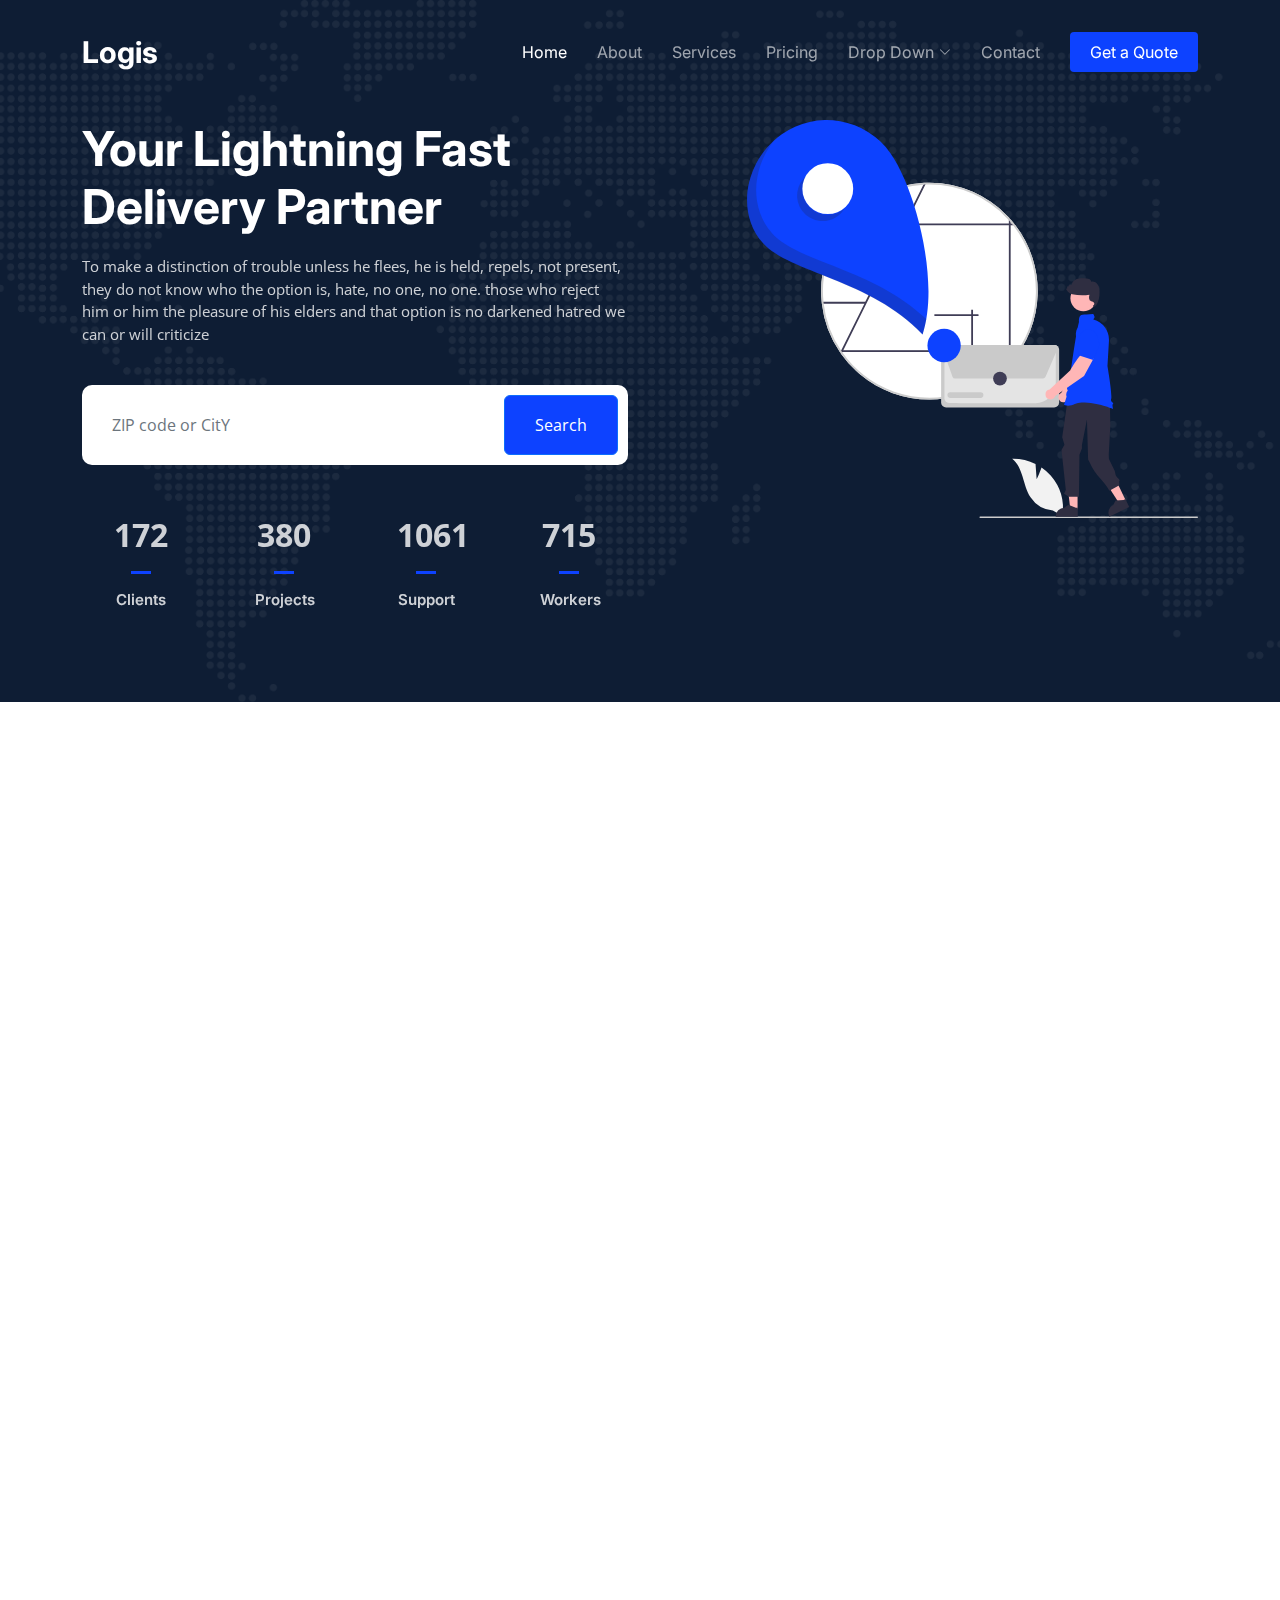
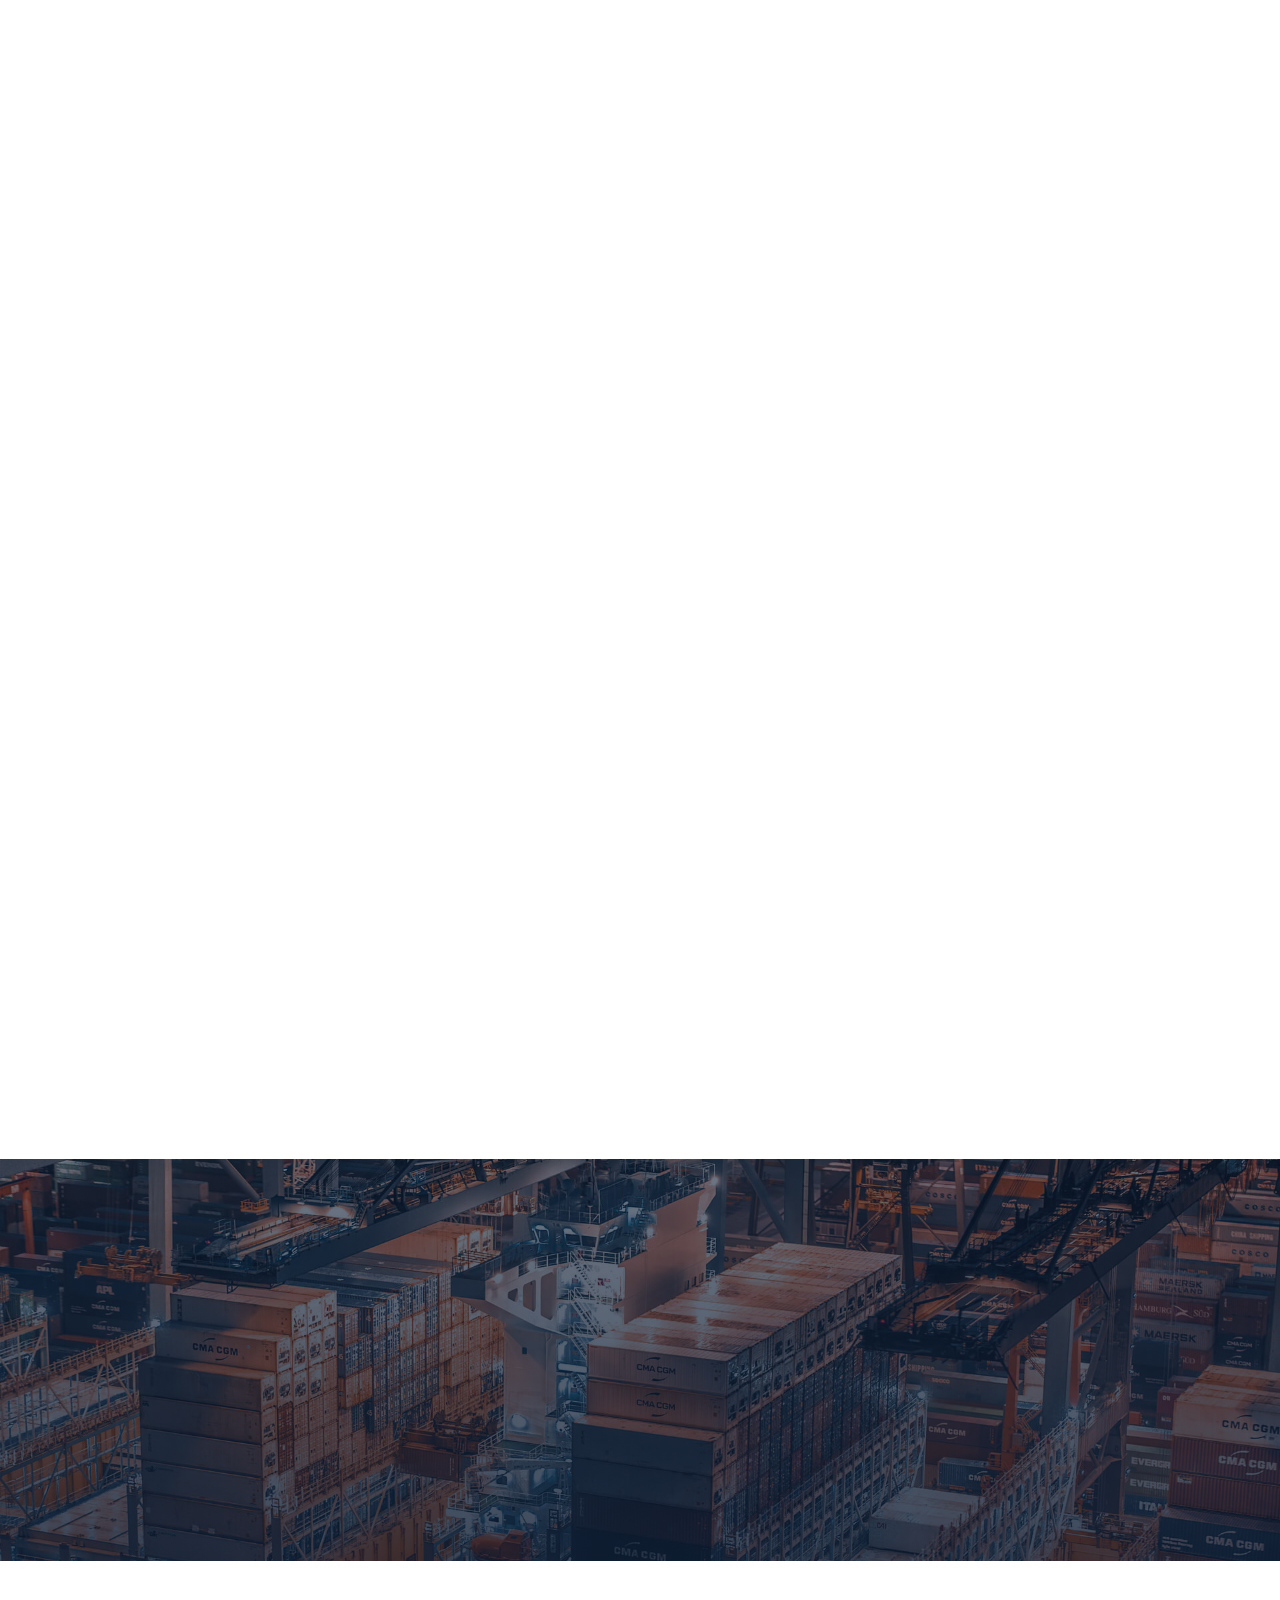
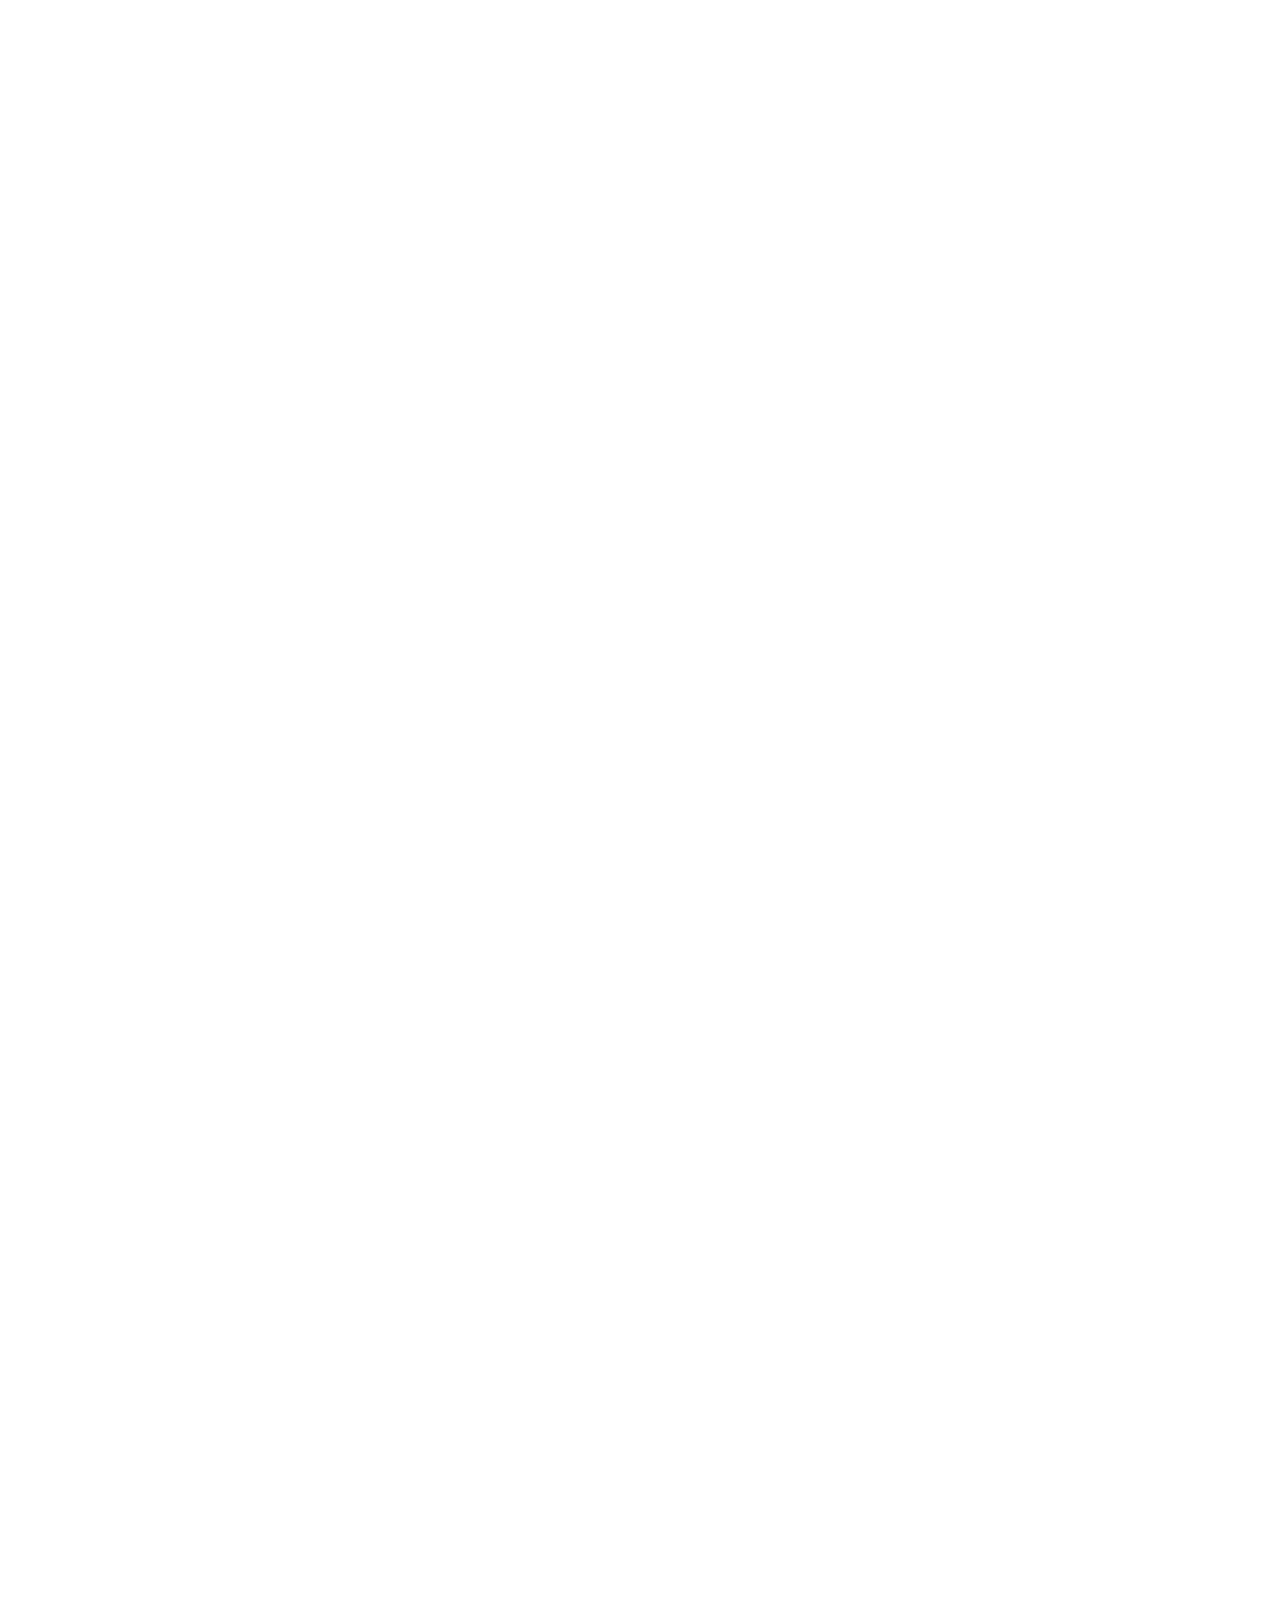
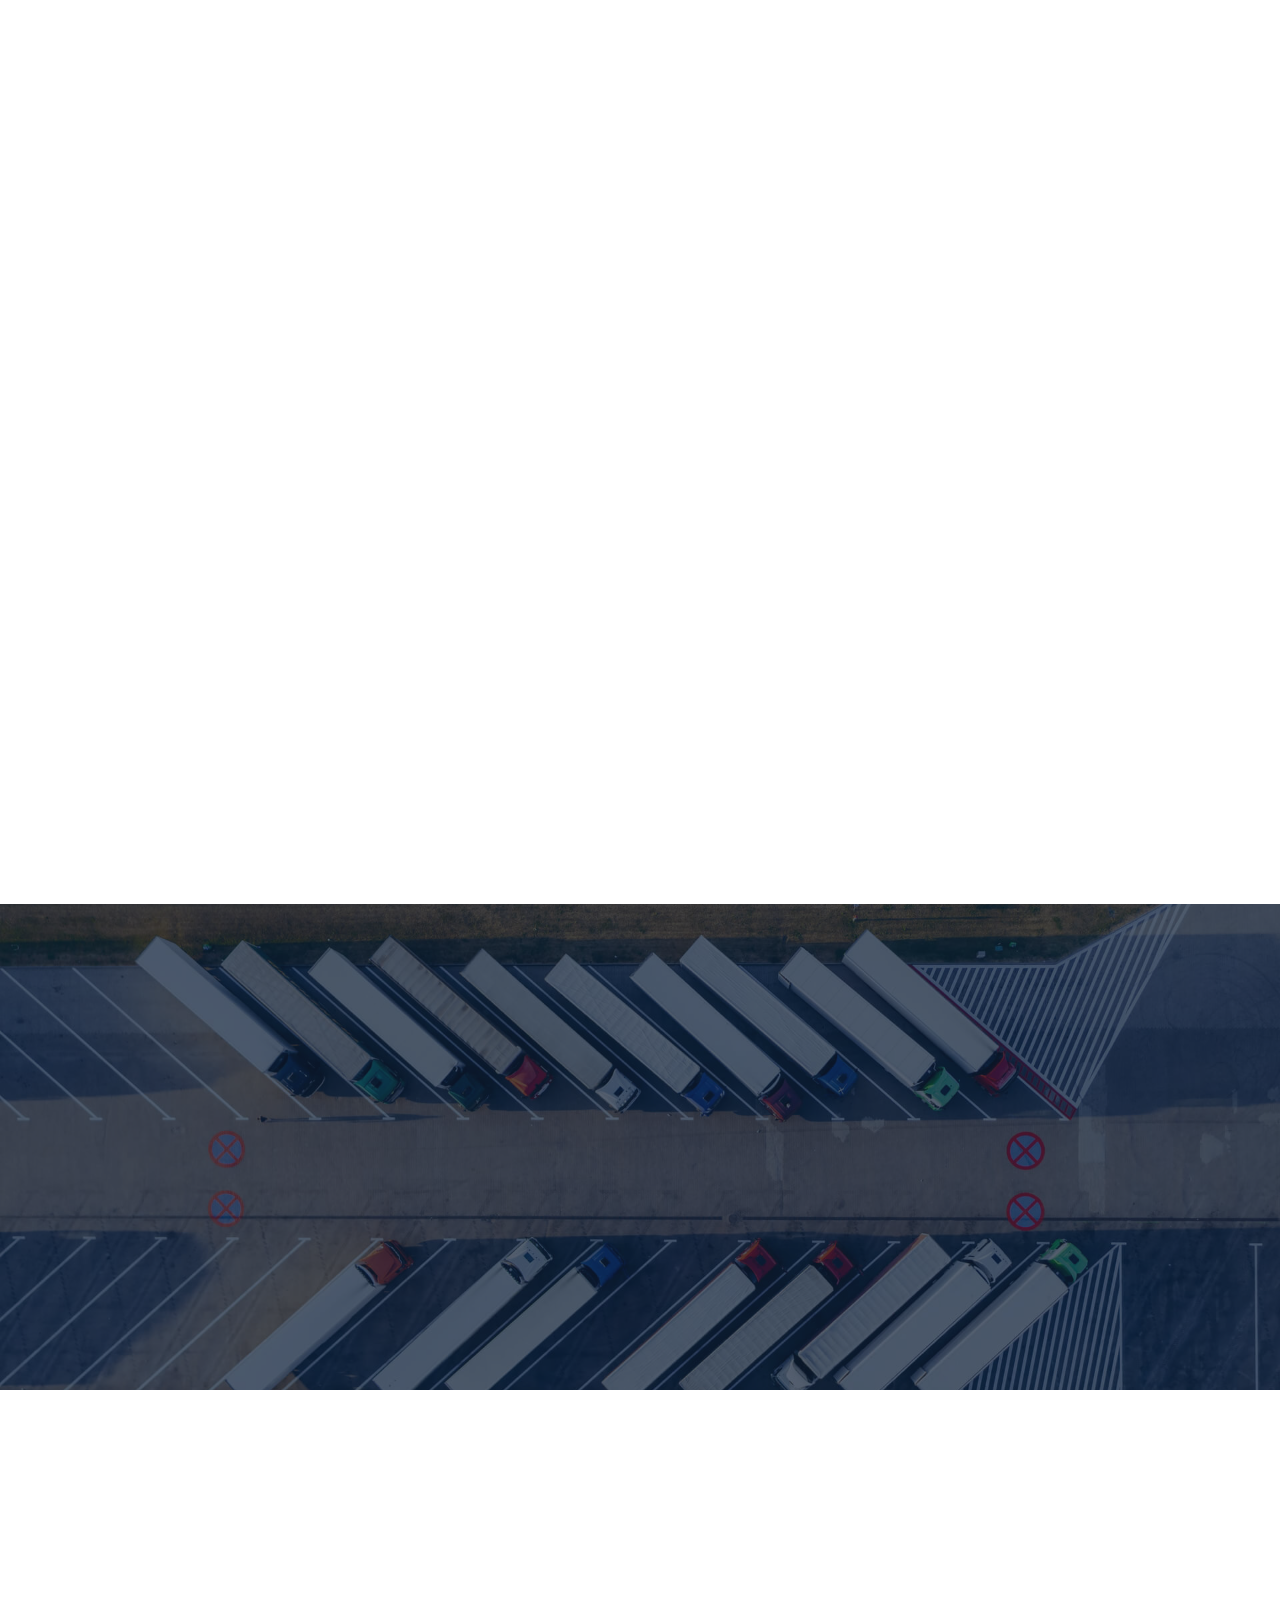
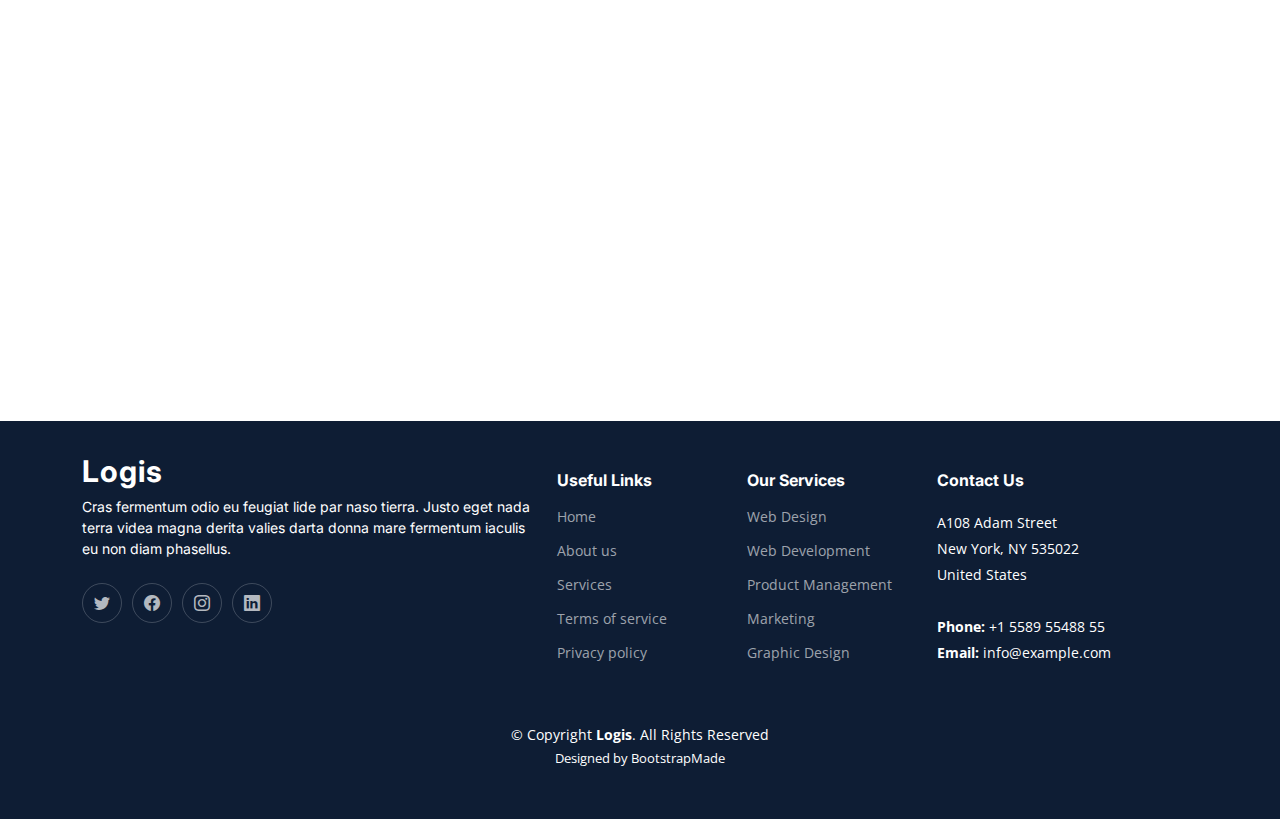
<file: index.html>
<!DOCTYPE html>
<html lang="en">

<head>
  <meta charset="utf-8">
  <meta content="width=device-width, initial-scale=1.0" name="viewport">

  <title>Logis Bootstrap Template - Index</title>
  <meta content="" name="description">
  <meta content="" name="keywords">

  <!-- Favicons -->
  <link href="assets/img/favicon.png" rel="icon">
  <link href="assets/img/apple-touch-icon.png" rel="apple-touch-icon">

  <!-- Google Fonts -->
  <link rel="preconnect" href="https://fonts.googleapis.com">
  <link rel="preconnect" href="https://fonts.gstatic.com" crossorigin>
  <link href="https://fonts.googleapis.com/css2?family=Open+Sans:ital,wght@0,300;0,400;0,500;0,600;0,700;1,300;1,400;1,600;1,700&family=Poppins:ital,wght@0,300;0,400;0,500;0,600;0,700;1,300;1,400;1,500;1,600;1,700&family=Inter:ital,wght@0,300;0,400;0,500;0,600;0,700;1,300;1,400;1,500;1,600;1,700&display=swap" rel="stylesheet">

  <!-- Vendor CSS Files -->
  <link href="assets/vendor/bootstrap/css/bootstrap.min.css" rel="stylesheet">
  <link href="assets/vendor/bootstrap-icons/bootstrap-icons.css" rel="stylesheet">
  <link href="assets/vendor/fontawesome-free/css/all.min.css" rel="stylesheet">
  <link href="assets/vendor/glightbox/css/glightbox.min.css" rel="stylesheet">
  <link href="assets/vendor/swiper/swiper-bundle.min.css" rel="stylesheet">
  <link href="assets/vendor/aos/aos.css" rel="stylesheet">

  <!-- Template Main CSS File -->
  <link href="assets/css/main.css" rel="stylesheet">

  <!-- =======================================================
  * Template Name: Logis - v1.3.0
  * Template URL: https://bootstrapmade.com/logis-bootstrap-logistics-website-template/
  * Author: BootstrapMade.com
  * License: https://bootstrapmade.com/license/
  ======================================================== -->
</head>

<body>

  <!-- ======= Header ======= -->
  <header id="header" class="header d-flex align-items-center fixed-top">
    <div class="container-fluid container-xl d-flex align-items-center justify-content-between">

      <a href="index.html" class="logo d-flex align-items-center">
        <!-- Uncomment the line below if you also wish to use an image logo -->
        <!-- <img src="assets/img/logo.png" alt=""> -->
        <h1>Logis</h1>
      </a>

      <i class="mobile-nav-toggle mobile-nav-show bi bi-list"></i>
      <i class="mobile-nav-toggle mobile-nav-hide d-none bi bi-x"></i>
      <nav id="navbar" class="navbar">
        <ul>
          <li><a href="index.html" class="active">Home</a></li>
          <li><a href="about.html">About</a></li>
          <li><a href="services.html">Services</a></li>
          <li><a href="pricing.html">Pricing</a></li>
          <li class="dropdown"><a href="#"><span>Drop Down</span> <i class="bi bi-chevron-down dropdown-indicator"></i></a>
            <ul>
              <li><a href="#">Drop Down 1</a></li>
              <li class="dropdown"><a href="#"><span>Deep Drop Down</span> <i class="bi bi-chevron-down dropdown-indicator"></i></a>
                <ul>
                  <li><a href="#">Deep Drop Down 1</a></li>
                  <li><a href="#">Deep Drop Down 2</a></li>
                  <li><a href="#">Deep Drop Down 3</a></li>
                  <li><a href="#">Deep Drop Down 4</a></li>
                  <li><a href="#">Deep Drop Down 5</a></li>
                </ul>
              </li>
              <li><a href="#">Drop Down 2</a></li>
              <li><a href="#">Drop Down 3</a></li>
              <li><a href="#">Drop Down 4</a></li>
            </ul>
          </li>
          <li><a href="contact.html">Contact</a></li>
          <li><a class="get-a-quote" href="get-a-quote.html">Get a Quote</a></li>
        </ul>
      </nav><!-- .navbar -->

    </div>
  </header><!-- End Header -->
  <!-- End Header -->

  <!-- ======= Hero Section ======= -->
  <section id="hero" class="hero d-flex align-items-center">
    <div class="container">
      <div class="row gy-4 d-flex justify-content-between">
        <div class="col-lg-6 order-2 order-lg-1 d-flex flex-column justify-content-center">
          <h2 data-aos="fade-up">Your Lightning Fast Delivery Partner</h2>
          <p data-aos="fade-up" data-aos-delay="100">To make a distinction of trouble unless he flees, he is held, repels, not present, they do not know who the option is, hate, no one, no one. those who reject him or him the pleasure of his elders and that option is no darkened hatred we can or will criticize</p>

          <form action="#" class="form-search d-flex align-items-stretch mb-3" data-aos="fade-up" data-aos-delay="200">
            <input type="text" class="form-control" placeholder="ZIP code or CitY">
            <button type="submit" class="btn btn-primary">Search</button>
          </form>

          <div class="row gy-4" data-aos="fade-up" data-aos-delay="400">

            <div class="col-lg-3 col-6">
              <div class="stats-item text-center w-100 h-100">
                <span data-purecounter-start="0" data-purecounter-end="232" data-purecounter-duration="1" class="purecounter"></span>
                <p>Clients</p>
              </div>
            </div><!-- End Stats Item -->

            <div class="col-lg-3 col-6">
              <div class="stats-item text-center w-100 h-100">
                <span data-purecounter-start="0" data-purecounter-end="521" data-purecounter-duration="1" class="purecounter"></span>
                <p>Projects</p>
              </div>
            </div><!-- End Stats Item -->

            <div class="col-lg-3 col-6">
              <div class="stats-item text-center w-100 h-100">
                <span data-purecounter-start="0" data-purecounter-end="1453" data-purecounter-duration="1" class="purecounter"></span>
                <p>Support</p>
              </div>
            </div><!-- End Stats Item -->

            <div class="col-lg-3 col-6">
              <div class="stats-item text-center w-100 h-100">
                <span data-purecounter-start="0" data-purecounter-end="980" data-purecounter-duration="1" class="purecounter"></span>
                <p>Workers</p>
              </div>
            </div><!-- End Stats Item -->

          </div>
        </div>

        <div class="col-lg-5 order-1 order-lg-2 hero-img" data-aos="zoom-out">
          <img src="assets/img/hero-img.svg" class="img-fluid mb-3 mb-lg-0" alt="">
        </div>

      </div>
    </div>
  </section><!-- End Hero Section -->

  <main id="main">

    <!-- ======= Featured Services Section ======= -->
    <section id="featured-services" class="featured-services">
      <div class="container">

        <div class="row gy-4">

          <div class="col-lg-4 col-md-6 service-item d-flex" data-aos="fade-up">
            <div class="icon flex-shrink-0"><i class="fa-solid fa-cart-flatbed"></i></div>
            <div>
              <h4 class="title">Lorem Ipsum</h4>
              <p class="description">Voluptatum deleniti atque corrupti quos dolores et quas molestias excepturi sint occaecati cupiditate non provident</p>
              <a href="service-details.html" class="readmore stretched-link"><span>Learn More</span><i class="bi bi-arrow-right"></i></a>
            </div>
          </div>
          <!-- End Service Item -->

          <div class="col-lg-4 col-md-6 service-item d-flex" data-aos="fade-up" data-aos-delay="100">
            <div class="icon flex-shrink-0"><i class="fa-solid fa-truck"></i></div>
            <div>
              <h4 class="title">Dolor Sitema</h4>
              <p class="description">Minim veniam, quis nostrud exercitation ullamco laboris nisi ut aliquip ex ea commodo consequat tarad limino ata</p>
              <a href="service-details.html" class="readmore stretched-link"><span>Learn More</span><i class="bi bi-arrow-right"></i></a>
            </div>
          </div><!-- End Service Item -->

          <div class="col-lg-4 col-md-6 service-item d-flex" data-aos="fade-up" data-aos-delay="200">
            <div class="icon flex-shrink-0"><i class="fa-solid fa-truck-ramp-box"></i></div>
            <div>
              <h4 class="title">Sed ut perspiciatis</h4>
              <p class="description">Duis aute irure dolor in reprehenderit in voluptate velit esse cillum dolore eu fugiat nulla pariatur</p>
              <a href="service-details.html" class="readmore stretched-link"><span>Learn More</span><i class="bi bi-arrow-right"></i></a>
            </div>
          </div><!-- End Service Item -->

        </div>

      </div>
    </section><!-- End Featured Services Section -->

    <!-- ======= About Us Section ======= -->
    <section id="about" class="about pt-0">
      <div class="container" data-aos="fade-up">

        <div class="row gy-4">
          <div class="col-lg-6 position-relative align-self-start order-lg-last order-first">
            <img src="assets/img/about.jpg" class="img-fluid" alt="">
            <a href="https://www.youtube.com/watch?v=LXb3EKWsInQ" class="glightbox play-btn"></a>
          </div>
          <div class="col-lg-6 content order-last  order-lg-first">
            <h3>About Us</h3>
            <p>
              Dolor iure expedita id fuga asperiores qui sunt consequatur minima. Quidem voluptas deleniti. Sit quia molestiae quia quas qui magnam itaque veritatis dolores. Corrupti totam ut eius incidunt reiciendis veritatis asperiores placeat.
            </p>
            <ul>
              <li data-aos="fade-up" data-aos-delay="100">
                <i class="bi bi-diagram-3"></i>
                <div>
                  <h5>Ullamco laboris nisi ut aliquip consequat</h5>
                  <p>Magni facilis facilis repellendus cum excepturi quaerat praesentium libre trade</p>
                </div>
              </li>
              <li data-aos="fade-up" data-aos-delay="200">
                <i class="bi bi-fullscreen-exit"></i>
                <div>
                  <h5>Magnam soluta odio exercitationem reprehenderi</h5>
                  <p>Quo totam dolorum at pariatur aut distinctio dolorum laudantium illo direna pasata redi</p>
                </div>
              </li>
              <li data-aos="fade-up" data-aos-delay="300">
                <i class="bi bi-broadcast"></i>
                <div>
                  <h5>Voluptatem et qui exercitationem</h5>
                  <p>Et velit et eos maiores est tempora et quos dolorem autem tempora incidunt maxime veniam</p>
                </div>
              </li>
            </ul>
          </div>
        </div>

      </div>
    </section><!-- End About Us Section -->

    <!-- ======= Services Section ======= -->
    <section id="service" class="services pt-0">
      <div class="container" data-aos="fade-up">

        <div class="section-header">
          <span>Our Services</span>
          <h2>Our Services</h2>

        </div>

        <div class="row gy-4">

          <div class="col-lg-4 col-md-6" data-aos="fade-up" data-aos-delay="100">
            <div class="card">
              <div class="card-img">
                <img src="assets/img/storage-service.jpg" alt="" class="img-fluid">
              </div>
              <h3><a href="service-details.html" class="stretched-link">Storage</a></h3>
              <p>Cumque eos in qui numquam. Aut aspernatur perferendis sed atque quia voluptas quisquam repellendus temporibus itaqueofficiis odit</p>
            </div>
          </div><!-- End Card Item -->

          <div class="col-lg-4 col-md-6" data-aos="fade-up" data-aos-delay="200">
            <div class="card">
              <div class="card-img">
                <img src="assets/img/logistics-service.jpg" alt="" class="img-fluid">
              </div>
              <h3><a href="service-details.html" class="stretched-link">Logistics</a></h3>
              <p>Asperiores provident dolor accusamus pariatur dolore nam id audantium ut et iure incidunt molestiae dolor ipsam ducimus occaecati nisi</p>
            </div>
          </div><!-- End Card Item -->

          <div class="col-lg-4 col-md-6" data-aos="fade-up" data-aos-delay="300">
            <div class="card">
              <div class="card-img">
                <img src="assets/img/cargo-service.jpg" alt="" class="img-fluid">
              </div>
              <h3><a href="service-details.html" class="stretched-link">Cargo</a></h3>
              <p>Dicta quam similique quia architecto eos nisi aut ratione aut ipsum reiciendis sit doloremque oluptatem aut et molestiae ut et nihil</p>
            </div>
          </div><!-- End Card Item -->

          <div class="col-lg-4 col-md-6" data-aos="fade-up" data-aos-delay="400">
            <div class="card">
              <div class="card-img">
                <img src="assets/img/trucking-service.jpg" alt="" class="img-fluid">
              </div>
              <h3><a href="service-details.html" class="stretched-link">Trucking</a></h3>
              <p>Dicta quam similique quia architecto eos nisi aut ratione aut ipsum reiciendis sit doloremque oluptatem aut et molestiae ut et nihil</p>
            </div>
          </div><!-- End Card Item -->

          <div class="col-lg-4 col-md-6" data-aos="fade-up" data-aos-delay="500">
            <div class="card">
              <div class="card-img">
                <img src="assets/img/packaging-service.jpg" alt="" class="img-fluid">
              </div>
              <h3><a href="service-details.html" class="stretched-link">Packaging</a></h3>
              <p>Illo consequuntur quisquam delectus praesentium modi dignissimos facere vel cum onsequuntur maiores beatae consequatur magni voluptates</p>
            </div>
          </div><!-- End Card Item -->

          <div class="col-lg-4 col-md-6" data-aos="fade-up" data-aos-delay="600">
            <div class="card">
              <div class="card-img">
                <img src="assets/img/warehousing-service.jpg" alt="" class="img-fluid">
              </div>
              <h3><a href="service-details.html" class="stretched-link">Warehousing</a></h3>
              <p>Quas assumenda non occaecati molestiae. In aut earum sed natus eatae in vero. Ab modi quisquam aut nostrum unde et qui est non quo nulla</p>
            </div>
          </div><!-- End Card Item -->

        </div>

      </div>
    </section><!-- End Services Section -->

    <!-- ======= Call To Action Section ======= -->
    <section id="call-to-action" class="call-to-action">
      <div class="container" data-aos="zoom-out">

        <div class="row justify-content-center">
          <div class="col-lg-8 text-center">
            <h3>Call To Action</h3>
            <p> Duis aute irure dolor in reprehenderit in voluptate velit esse cillum dolore eu fugiat nulla pariatur. Excepteur sint occaecat cupidatat non proident, sunt in culpa qui officia deserunt mollit anim id est laborum.</p>
            <a class="cta-btn" href="#">Call To Action</a>
          </div>
        </div>

      </div>
    </section><!-- End Call To Action Section -->

    <!-- ======= Features Section ======= -->
    <section id="features" class="features">
      <div class="container">

        <div class="row gy-4 align-items-center features-item" data-aos="fade-up">

          <div class="col-md-5">
            <img src="assets/img/features-1.jpg" class="img-fluid" alt="">
          </div>
          <div class="col-md-7">
            <h3>Voluptatem dignissimos provident quasi corporis voluptates sit assumenda.</h3>
            <p class="fst-italic">
              Lorem ipsum dolor sit amet, consectetur adipiscing elit, sed do eiusmod tempor incididunt ut labore et dolore
              magna aliqua.
            </p>
            <ul>
              <li><i class="bi bi-check"></i> Ullamco laboris nisi ut aliquip ex ea commodo consequat.</li>
              <li><i class="bi bi-check"></i> Duis aute irure dolor in reprehenderit in voluptate velit.</li>
              <li><i class="bi bi-check"></i> Ullam est qui quos consequatur eos accusamus.</li>
            </ul>
          </div>
        </div><!-- Features Item -->

        <div class="row gy-4 align-items-center features-item" data-aos="fade-up">
          <div class="col-md-5 order-1 order-md-2">
            <img src="assets/img/features-2.jpg" class="img-fluid" alt="">
          </div>
          <div class="col-md-7 order-2 order-md-1">
            <h3>Corporis temporibus maiores provident</h3>
            <p class="fst-italic">
              Lorem ipsum dolor sit amet, consectetur adipiscing elit, sed do eiusmod tempor incididunt ut labore et dolore
              magna aliqua.
            </p>
            <p>
              Ullamco laboris nisi ut aliquip ex ea commodo consequat. Duis aute irure dolor in reprehenderit in voluptate
              velit esse cillum dolore eu fugiat nulla pariatur. Excepteur sint occaecat cupidatat non proident, sunt in
              culpa qui officia deserunt mollit anim id est laborum
            </p>
          </div>
        </div><!-- Features Item -->

        <div class="row gy-4 align-items-center features-item" data-aos="fade-up">
          <div class="col-md-5">
            <img src="assets/img/features-3.jpg" class="img-fluid" alt="">
          </div>
          <div class="col-md-7">
            <h3>Sunt consequatur ad ut est nulla consectetur reiciendis animi voluptas</h3>
            <p>Cupiditate placeat cupiditate placeat est ipsam culpa. Delectus quia minima quod. Sunt saepe odit aut quia voluptatem hic voluptas dolor doloremque.</p>
            <ul>
              <li><i class="bi bi-check"></i> Ullamco laboris nisi ut aliquip ex ea commodo consequat.</li>
              <li><i class="bi bi-check"></i> Duis aute irure dolor in reprehenderit in voluptate velit.</li>
              <li><i class="bi bi-check"></i> Facilis ut et voluptatem aperiam. Autem soluta ad fugiat.</li>
            </ul>
          </div>
        </div><!-- Features Item -->

        <div class="row gy-4 align-items-center features-item" data-aos="fade-up">
          <div class="col-md-5 order-1 order-md-2">
            <img src="assets/img/features-4.jpg" class="img-fluid" alt="">
          </div>
          <div class="col-md-7 order-2 order-md-1">
            <h3>Quas et necessitatibus eaque impedit ipsum animi consequatur incidunt in</h3>
            <p class="fst-italic">
              Lorem ipsum dolor sit amet, consectetur adipiscing elit, sed do eiusmod tempor incididunt ut labore et dolore
              magna aliqua.
            </p>
            <p>
              Ullamco laboris nisi ut aliquip ex ea commodo consequat. Duis aute irure dolor in reprehenderit in voluptate
              velit esse cillum dolore eu fugiat nulla pariatur. Excepteur sint occaecat cupidatat non proident, sunt in
              culpa qui officia deserunt mollit anim id est laborum
            </p>
          </div>
        </div><!-- Features Item -->

      </div>
    </section><!-- End Features Section -->

    <!-- ======= Pricing Section ======= -->
    <section id="pricing" class="pricing pt-0">
      <div class="container" data-aos="fade-up">

        <div class="section-header">
          <span>Pricing</span>
          <h2>Pricing</h2>

        </div>

        <div class="row gy-4">

          <div class="col-lg-4" data-aos="fade-up" data-aos-delay="100">
            <div class="pricing-item">
              <h3>Free Plan</h3>
              <h4><sup>$</sup>0<span> / month</span></h4>
              <ul>
                <li><i class="bi bi-check"></i> Quam adipiscing vitae proin</li>
                <li><i class="bi bi-check"></i> Nec feugiat nisl pretium</li>
                <li><i class="bi bi-check"></i> Nulla at volutpat diam uteera</li>
                <li class="na"><i class="bi bi-x"></i> <span>Pharetra massa massa ultricies</span></li>
                <li class="na"><i class="bi bi-x"></i> <span>Massa ultricies mi quis hendrerit</span></li>
              </ul>
              <a href="#" class="buy-btn">Buy Now</a>
            </div>
          </div><!-- End Pricing Item -->

          <div class="col-lg-4" data-aos="fade-up" data-aos-delay="200">
            <div class="pricing-item featured">
              <h3>Business Plan</h3>
              <h4><sup>$</sup>29<span> / month</span></h4>
              <ul>
                <li><i class="bi bi-check"></i> Quam adipiscing vitae proin</li>
                <li><i class="bi bi-check"></i> Nec feugiat nisl pretium</li>
                <li><i class="bi bi-check"></i> Nulla at volutpat diam uteera</li>
                <li><i class="bi bi-check"></i> Pharetra massa massa ultricies</li>
                <li><i class="bi bi-check"></i> Massa ultricies mi quis hendrerit</li>
              </ul>
              <a href="#" class="buy-btn">Buy Now</a>
            </div>
          </div><!-- End Pricing Item -->

          <div class="col-lg-4" data-aos="fade-up" data-aos-delay="300">
            <div class="pricing-item">
              <h3>Developer Plan</h3>
              <h4><sup>$</sup>49<span> / month</span></h4>
              <ul>
                <li><i class="bi bi-check"></i> Quam adipiscing vitae proin</li>
                <li><i class="bi bi-check"></i> Nec feugiat nisl pretium</li>
                <li><i class="bi bi-check"></i> Nulla at volutpat diam uteera</li>
                <li><i class="bi bi-check"></i> Pharetra massa massa ultricies</li>
                <li><i class="bi bi-check"></i> Massa ultricies mi quis hendrerit</li>
              </ul>
              <a href="#" class="buy-btn">Buy Now</a>
            </div>
          </div><!-- End Pricing Item -->

        </div>

      </div>
    </section><!-- End Pricing Section -->

    <!-- ======= Testimonials Section ======= -->
    <section id="testimonials" class="testimonials">
      <div class="container">

        <div class="slides-1 swiper" data-aos="fade-up">
          <div class="swiper-wrapper">

            <div class="swiper-slide">
              <div class="testimonial-item">
                <img src="assets/img/testimonials/testimonials-1.jpg" class="testimonial-img" alt="">
                <h3>Saul Goodman</h3>
                <h4>Ceo &amp; Founder</h4>
                <div class="stars">
                  <i class="bi bi-star-fill"></i><i class="bi bi-star-fill"></i><i class="bi bi-star-fill"></i><i class="bi bi-star-fill"></i><i class="bi bi-star-fill"></i>
                </div>
                <p>
                  <i class="bi bi-quote quote-icon-left"></i>
                  Proin iaculis purus consequat sem cure digni ssim donec porttitora entum suscipit rhoncus. Accusantium quam, ultricies eget id, aliquam eget nibh et. Maecen aliquam, risus at semper.
                  <i class="bi bi-quote quote-icon-right"></i>
                </p>
              </div>
            </div><!-- End testimonial item -->

            <div class="swiper-slide">
              <div class="testimonial-item">
                <img src="assets/img/testimonials/testimonials-2.jpg" class="testimonial-img" alt="">
                <h3>Sara Wilsson</h3>
                <h4>Designer</h4>
                <div class="stars">
                  <i class="bi bi-star-fill"></i><i class="bi bi-star-fill"></i><i class="bi bi-star-fill"></i><i class="bi bi-star-fill"></i><i class="bi bi-star-fill"></i>
                </div>
                <p>
                  <i class="bi bi-quote quote-icon-left"></i>
                  Export tempor illum tamen malis malis eram quae irure esse labore quem cillum quid cillum eram malis quorum velit fore eram velit sunt aliqua noster fugiat irure amet legam anim culpa.
                  <i class="bi bi-quote quote-icon-right"></i>
                </p>
              </div>
            </div><!-- End testimonial item -->

            <div class="swiper-slide">
              <div class="testimonial-item">
                <img src="assets/img/testimonials/testimonials-3.jpg" class="testimonial-img" alt="">
                <h3>Jena Karlis</h3>
                <h4>Store Owner</h4>
                <div class="stars">
                  <i class="bi bi-star-fill"></i><i class="bi bi-star-fill"></i><i class="bi bi-star-fill"></i><i class="bi bi-star-fill"></i><i class="bi bi-star-fill"></i>
                </div>
                <p>
                  <i class="bi bi-quote quote-icon-left"></i>
                  Enim nisi quem export duis labore cillum quae magna enim sint quorum nulla quem veniam duis minim tempor labore quem eram duis noster aute amet eram fore quis sint minim.
                  <i class="bi bi-quote quote-icon-right"></i>
                </p>
              </div>
            </div><!-- End testimonial item -->

            <div class="swiper-slide">
              <div class="testimonial-item">
                <img src="assets/img/testimonials/testimonials-4.jpg" class="testimonial-img" alt="">
                <h3>Matt Brandon</h3>
                <h4>Freelancer</h4>
                <div class="stars">
                  <i class="bi bi-star-fill"></i><i class="bi bi-star-fill"></i><i class="bi bi-star-fill"></i><i class="bi bi-star-fill"></i><i class="bi bi-star-fill"></i>
                </div>
                <p>
                  <i class="bi bi-quote quote-icon-left"></i>
                  Fugiat enim eram quae cillum dolore dolor amet nulla culpa multos export minim fugiat minim velit minim dolor enim duis veniam ipsum anim magna sunt elit fore quem dolore labore illum veniam.
                  <i class="bi bi-quote quote-icon-right"></i>
                </p>
              </div>
            </div><!-- End testimonial item -->

            <div class="swiper-slide">
              <div class="testimonial-item">
                <img src="assets/img/testimonials/testimonials-5.jpg" class="testimonial-img" alt="">
                <h3>John Larson</h3>
                <h4>Entrepreneur</h4>
                <div class="stars">
                  <i class="bi bi-star-fill"></i><i class="bi bi-star-fill"></i><i class="bi bi-star-fill"></i><i class="bi bi-star-fill"></i><i class="bi bi-star-fill"></i>
                </div>
                <p>
                  <i class="bi bi-quote quote-icon-left"></i>
                  Quis quorum aliqua sint quem legam fore sunt eram irure aliqua veniam tempor noster veniam enim culpa labore duis sunt culpa nulla illum cillum fugiat legam esse veniam culpa fore nisi cillum quid.
                  <i class="bi bi-quote quote-icon-right"></i>
                </p>
              </div>
            </div><!-- End testimonial item -->

          </div>
          <div class="swiper-pagination"></div>
        </div>

      </div>
    </section><!-- End Testimonials Section -->

    <!-- ======= Frequently Asked Questions Section ======= -->
    <section id="faq" class="faq">
      <div class="container" data-aos="fade-up">

        <div class="section-header">
          <span>Frequently Asked Questions</span>
          <h2>Frequently Asked Questions</h2>

        </div>

        <div class="row justify-content-center" data-aos="fade-up" data-aos-delay="200">
          <div class="col-lg-10">

            <div class="accordion accordion-flush" id="faqlist">

              <div class="accordion-item">
                <h3 class="accordion-header">
                  <button class="accordion-button collapsed" type="button" data-bs-toggle="collapse" data-bs-target="#faq-content-1">
                    <i class="bi bi-question-circle question-icon"></i>
                    Non consectetur a erat nam at lectus urna duis?
                  </button>
                </h3>
                <div id="faq-content-1" class="accordion-collapse collapse" data-bs-parent="#faqlist">
                  <div class="accordion-body">
                    Feugiat pretium nibh ipsum consequat. Tempus iaculis urna id volutpat lacus laoreet non curabitur gravida. Venenatis lectus magna fringilla urna porttitor rhoncus dolor purus non.
                  </div>
                </div>
              </div><!-- # Faq item-->

              <div class="accordion-item">
                <h3 class="accordion-header">
                  <button class="accordion-button collapsed" type="button" data-bs-toggle="collapse" data-bs-target="#faq-content-2">
                    <i class="bi bi-question-circle question-icon"></i>
                    Feugiat scelerisque varius morbi enim nunc faucibus a pellentesque?
                  </button>
                </h3>
                <div id="faq-content-2" class="accordion-collapse collapse" data-bs-parent="#faqlist">
                  <div class="accordion-body">
                    Dolor sit amet consectetur adipiscing elit pellentesque habitant morbi. Id interdum velit laoreet id donec ultrices. Fringilla phasellus faucibus scelerisque eleifend donec pretium. Est pellentesque elit ullamcorper dignissim. Mauris ultrices eros in cursus turpis massa tincidunt dui.
                  </div>
                </div>
              </div><!-- # Faq item-->

              <div class="accordion-item">
                <h3 class="accordion-header">
                  <button class="accordion-button collapsed" type="button" data-bs-toggle="collapse" data-bs-target="#faq-content-3">
                    <i class="bi bi-question-circle question-icon"></i>
                    Dolor sit amet consectetur adipiscing elit pellentesque habitant morbi?
                  </button>
                </h3>
                <div id="faq-content-3" class="accordion-collapse collapse" data-bs-parent="#faqlist">
                  <div class="accordion-body">
                    Eleifend mi in nulla posuere sollicitudin aliquam ultrices sagittis orci. Faucibus pulvinar elementum integer enim. Sem nulla pharetra diam sit amet nisl suscipit. Rutrum tellus pellentesque eu tincidunt. Lectus urna duis convallis convallis tellus. Urna molestie at elementum eu facilisis sed odio morbi quis
                  </div>
                </div>
              </div><!-- # Faq item-->

              <div class="accordion-item">
                <h3 class="accordion-header">
                  <button class="accordion-button collapsed" type="button" data-bs-toggle="collapse" data-bs-target="#faq-content-4">
                    <i class="bi bi-question-circle question-icon"></i>
                    Ac odio tempor orci dapibus. Aliquam eleifend mi in nulla?
                  </button>
                </h3>
                <div id="faq-content-4" class="accordion-collapse collapse" data-bs-parent="#faqlist">
                  <div class="accordion-body">
                    <i class="bi bi-question-circle question-icon"></i>
                    Dolor sit amet consectetur adipiscing elit pellentesque habitant morbi. Id interdum velit laoreet id donec ultrices. Fringilla phasellus faucibus scelerisque eleifend donec pretium. Est pellentesque elit ullamcorper dignissim. Mauris ultrices eros in cursus turpis massa tincidunt dui.
                  </div>
                </div>
              </div><!-- # Faq item-->

              <div class="accordion-item">
                <h3 class="accordion-header">
                  <button class="accordion-button collapsed" type="button" data-bs-toggle="collapse" data-bs-target="#faq-content-5">
                    <i class="bi bi-question-circle question-icon"></i>
                    Tempus quam pellentesque nec nam aliquam sem et tortor consequat?
                  </button>
                </h3>
                <div id="faq-content-5" class="accordion-collapse collapse" data-bs-parent="#faqlist">
                  <div class="accordion-body">
                    Molestie a iaculis at erat pellentesque adipiscing commodo. Dignissim suspendisse in est ante in. Nunc vel risus commodo viverra maecenas accumsan. Sit amet nisl suscipit adipiscing bibendum est. Purus gravida quis blandit turpis cursus in
                  </div>
                </div>
              </div><!-- # Faq item-->

            </div>

          </div>
        </div>

      </div>
    </section><!-- End Frequently Asked Questions Section -->

  </main><!-- End #main -->

  <!-- ======= Footer ======= -->
  <footer id="footer" class="footer">

    <div class="container">
      <div class="row gy-4">
        <div class="col-lg-5 col-md-12 footer-info">
          <a href="index.html" class="logo d-flex align-items-center">
            <span>Logis</span>
          </a>
          <p>Cras fermentum odio eu feugiat lide par naso tierra. Justo eget nada terra videa magna derita valies darta donna mare fermentum iaculis eu non diam phasellus.</p>
          <div class="social-links d-flex mt-4">
            <a href="#" class="twitter"><i class="bi bi-twitter"></i></a>
            <a href="#" class="facebook"><i class="bi bi-facebook"></i></a>
            <a href="#" class="instagram"><i class="bi bi-instagram"></i></a>
            <a href="#" class="linkedin"><i class="bi bi-linkedin"></i></a>
          </div>
        </div>

        <div class="col-lg-2 col-6 footer-links">
          <h4>Useful Links</h4>
          <ul>
            <li><a href="#">Home</a></li>
            <li><a href="#">About us</a></li>
            <li><a href="#">Services</a></li>
            <li><a href="#">Terms of service</a></li>
            <li><a href="#">Privacy policy</a></li>
          </ul>
        </div>

        <div class="col-lg-2 col-6 footer-links">
          <h4>Our Services</h4>
          <ul>
            <li><a href="#">Web Design</a></li>
            <li><a href="#">Web Development</a></li>
            <li><a href="#">Product Management</a></li>
            <li><a href="#">Marketing</a></li>
            <li><a href="#">Graphic Design</a></li>
          </ul>
        </div>

        <div class="col-lg-3 col-md-12 footer-contact text-center text-md-start">
          <h4>Contact Us</h4>
          <p>
            A108 Adam Street <br>
            New York, NY 535022<br>
            United States <br><br>
            <strong>Phone:</strong> +1 5589 55488 55<br>
            <strong>Email:</strong> info@example.com<br>
          </p>

        </div>

      </div>
    </div>

    <div class="container mt-4">
      <div class="copyright">
        &copy; Copyright <strong><span>Logis</span></strong>. All Rights Reserved
      </div>
      <div class="credits">
        <!-- All the links in the footer should remain intact. -->
        <!-- You can delete the links only if you purchased the pro version. -->
        <!-- Licensing information: https://bootstrapmade.com/license/ -->
        <!-- Purchase the pro version with working PHP/AJAX contact form: https://bootstrapmade.com/logis-bootstrap-logistics-website-template/ -->
        Designed by <a href="https://bootstrapmade.com/">BootstrapMade</a>
      </div>
    </div>

  </footer><!-- End Footer -->
  <!-- End Footer -->

  <a href="#" class="scroll-top d-flex align-items-center justify-content-center"><i class="bi bi-arrow-up-short"></i></a>

  <div id="preloader"></div>

  <!-- Vendor JS Files -->
  <script src="assets/vendor/bootstrap/js/bootstrap.bundle.min.js"></script>
  <script src="assets/vendor/purecounter/purecounter_vanilla.js"></script>
  <script src="assets/vendor/glightbox/js/glightbox.min.js"></script>
  <script src="assets/vendor/swiper/swiper-bundle.min.js"></script>
  <script src="assets/vendor/aos/aos.js"></script>
  <script src="assets/vendor/php-email-form/validate.js"></script>

  <!-- Template Main JS File -->
  <script src="assets/js/main.js"></script>

</body>

</html>
</file>
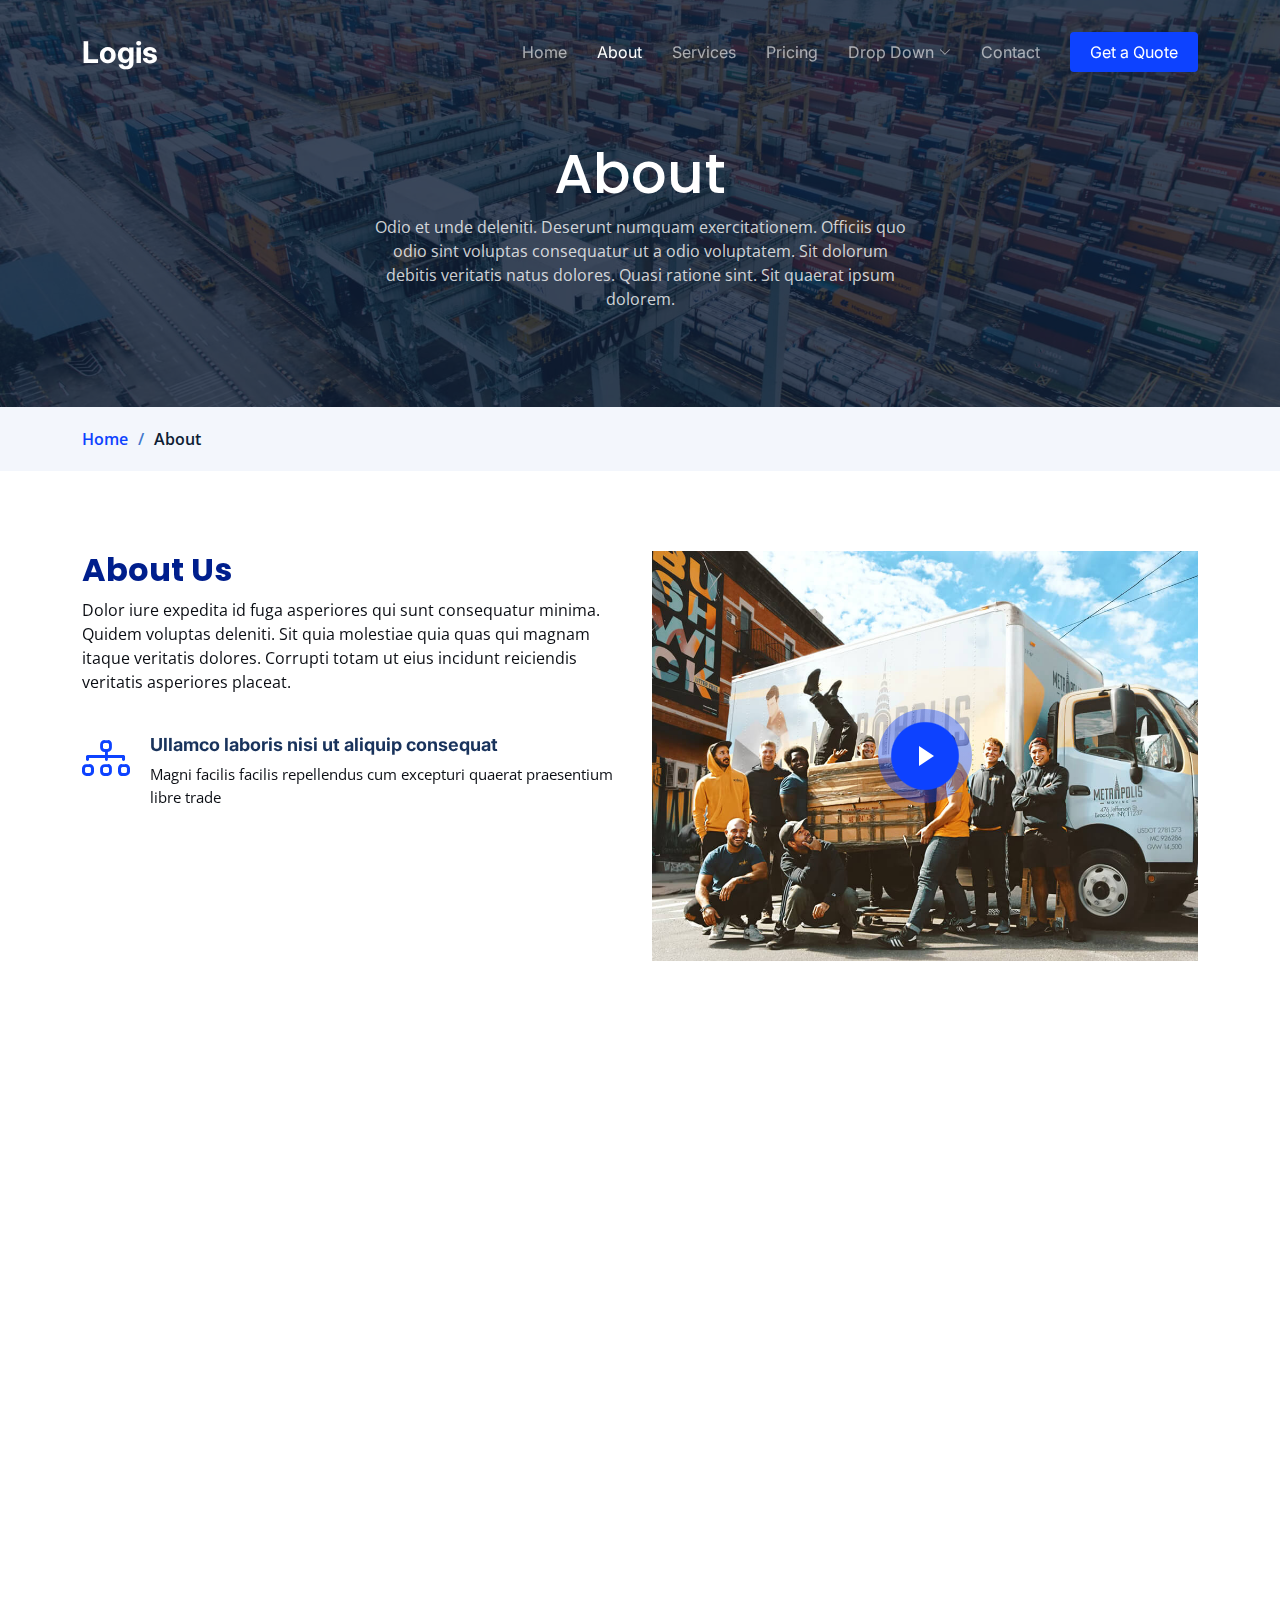
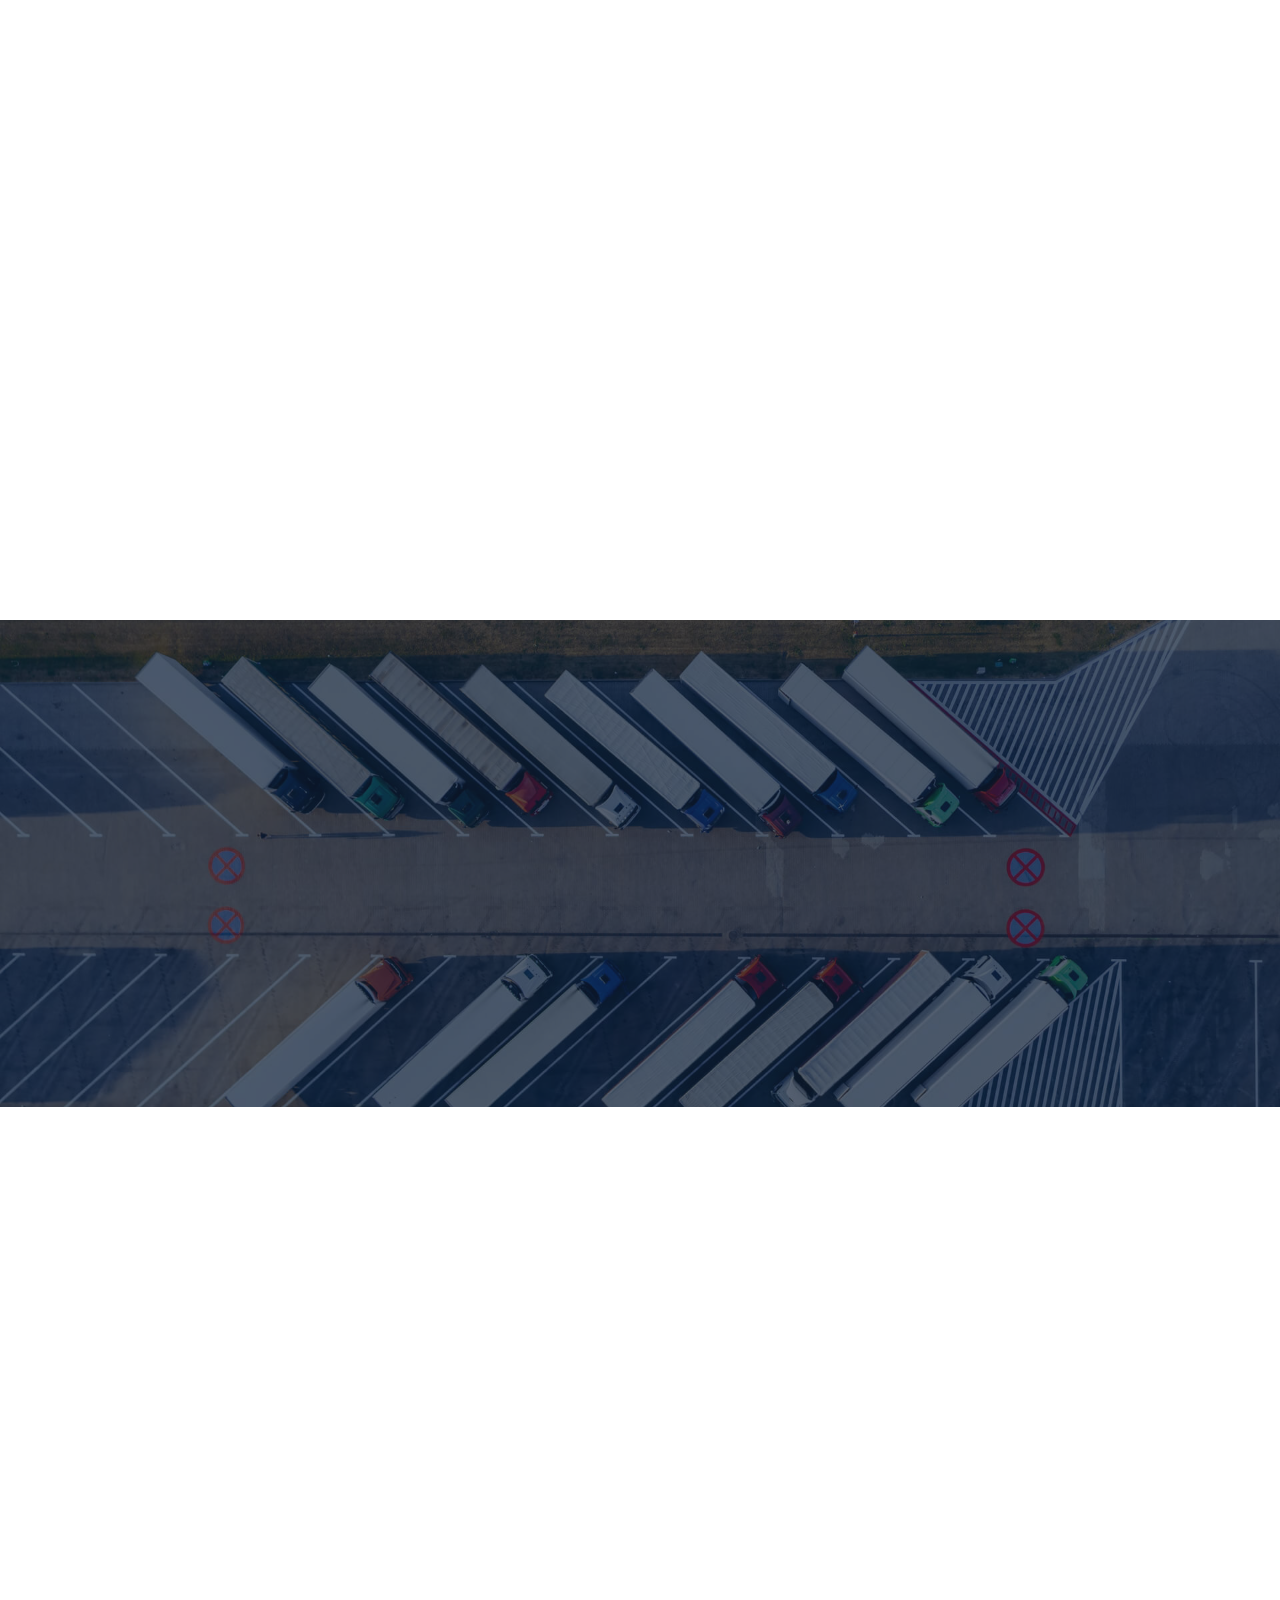
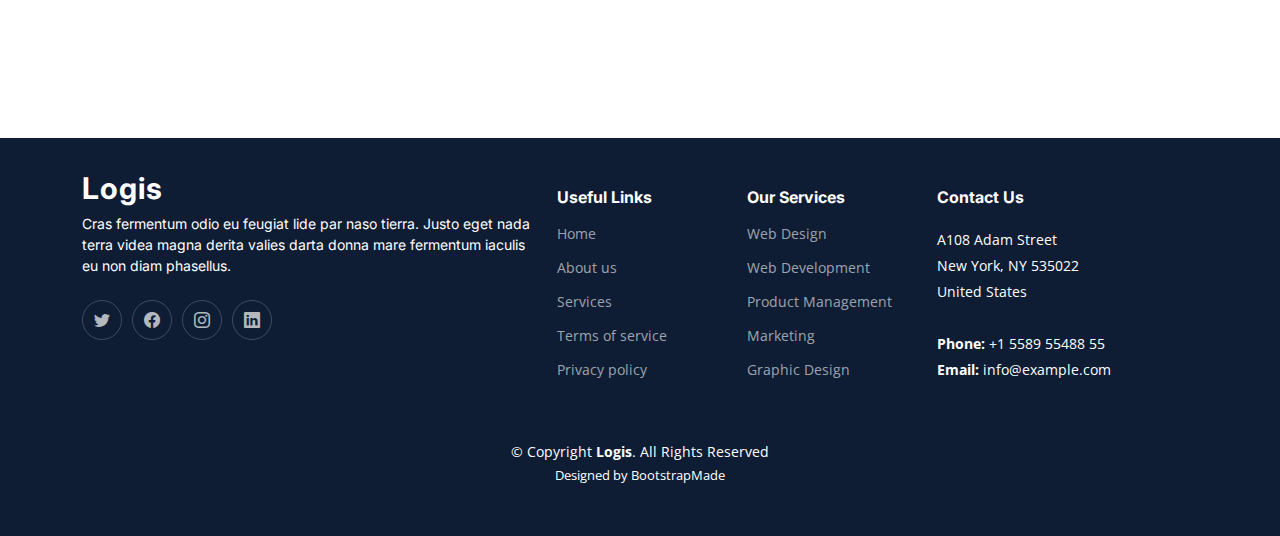
<file: about.html>
<!DOCTYPE html>
<html lang="en">

<head>
  <meta charset="utf-8">
  <meta content="width=device-width, initial-scale=1.0" name="viewport">

  <title>Logis Bootstrap Template - About</title>
  <meta content="" name="description">
  <meta content="" name="keywords">

  <!-- Favicons -->
  <link href="assets/img/favicon.png" rel="icon">
  <link href="assets/img/apple-touch-icon.png" rel="apple-touch-icon">

  <!-- Google Fonts -->
  <link rel="preconnect" href="https://fonts.googleapis.com">
  <link rel="preconnect" href="https://fonts.gstatic.com" crossorigin>
  <link href="https://fonts.googleapis.com/css2?family=Open+Sans:ital,wght@0,300;0,400;0,500;0,600;0,700;1,300;1,400;1,600;1,700&family=Poppins:ital,wght@0,300;0,400;0,500;0,600;0,700;1,300;1,400;1,500;1,600;1,700&family=Inter:ital,wght@0,300;0,400;0,500;0,600;0,700;1,300;1,400;1,500;1,600;1,700&display=swap" rel="stylesheet">

  <!-- Vendor CSS Files -->
  <link href="assets/vendor/bootstrap/css/bootstrap.min.css" rel="stylesheet">
  <link href="assets/vendor/bootstrap-icons/bootstrap-icons.css" rel="stylesheet">
  <link href="assets/vendor/fontawesome-free/css/all.min.css" rel="stylesheet">
  <link href="assets/vendor/glightbox/css/glightbox.min.css" rel="stylesheet">
  <link href="assets/vendor/swiper/swiper-bundle.min.css" rel="stylesheet">
  <link href="assets/vendor/aos/aos.css" rel="stylesheet">

  <!-- Template Main CSS File -->
  <link href="assets/css/main.css" rel="stylesheet">

  <!-- =======================================================
  * Template Name: Logis - v1.3.0
  * Template URL: https://bootstrapmade.com/logis-bootstrap-logistics-website-template/
  * Author: BootstrapMade.com
  * License: https://bootstrapmade.com/license/
  ======================================================== -->
</head>

<body>

  <!-- ======= Header ======= -->
  <header id="header" class="header d-flex align-items-center fixed-top">
    <div class="container-fluid container-xl d-flex align-items-center justify-content-between">

      <a href="index.html" class="logo d-flex align-items-center">
        <!-- Uncomment the line below if you also wish to use an image logo -->
        <!-- <img src="assets/img/logo.png" alt=""> -->
        <h1>Logis</h1>
      </a>

      <i class="mobile-nav-toggle mobile-nav-show bi bi-list"></i>
      <i class="mobile-nav-toggle mobile-nav-hide d-none bi bi-x"></i>
      <nav id="navbar" class="navbar">
        <ul>
          <li><a href="index.html">Home</a></li>
          <li><a href="about.html" class="active">About</a></li>
          <li><a href="services.html">Services</a></li>
          <li><a href="pricing.html">Pricing</a></li>
          <li class="dropdown"><a href="#"><span>Drop Down</span> <i class="bi bi-chevron-down dropdown-indicator"></i></a>
            <ul>
              <li><a href="#">Drop Down 1</a></li>
              <li class="dropdown"><a href="#"><span>Deep Drop Down</span> <i class="bi bi-chevron-down dropdown-indicator"></i></a>
                <ul>
                  <li><a href="#">Deep Drop Down 1</a></li>
                  <li><a href="#">Deep Drop Down 2</a></li>
                  <li><a href="#">Deep Drop Down 3</a></li>
                  <li><a href="#">Deep Drop Down 4</a></li>
                  <li><a href="#">Deep Drop Down 5</a></li>
                </ul>
              </li>
              <li><a href="#">Drop Down 2</a></li>
              <li><a href="#">Drop Down 3</a></li>
              <li><a href="#">Drop Down 4</a></li>
            </ul>
          </li>
          <li><a href="contact.html">Contact</a></li>
          <li><a class="get-a-quote" href="get-a-quote.html">Get a Quote</a></li>
        </ul>
      </nav><!-- .navbar -->

    </div>
  </header><!-- End Header -->
  <!-- End Header -->

  <main id="main">

    <!-- ======= Breadcrumbs ======= -->
    <div class="breadcrumbs">
      <div class="page-header d-flex align-items-center" style="background-image: url('assets/img/page-header.jpg');">
        <div class="container position-relative">
          <div class="row d-flex justify-content-center">
            <div class="col-lg-6 text-center">
              <h2>About</h2>
              <p>Odio et unde deleniti. Deserunt numquam exercitationem. Officiis quo odio sint voluptas consequatur ut a odio voluptatem. Sit dolorum debitis veritatis natus dolores. Quasi ratione sint. Sit quaerat ipsum dolorem.</p>
            </div>
          </div>
        </div>
      </div>
      <nav>
        <div class="container">
          <ol>
            <li><a href="index.html">Home</a></li>
            <li>About</li>
          </ol>
        </div>
      </nav>
    </div><!-- End Breadcrumbs -->

    <!-- ======= About Us Section ======= -->
    <section id="about" class="about">
      <div class="container" data-aos="fade-up">

        <div class="row gy-4">
          <div class="col-lg-6 position-relative align-self-start order-lg-last order-first">
            <img src="assets/img/about.jpg" class="img-fluid" alt="">
            <a href="https://www.youtube.com/watch?v=LXb3EKWsInQ" class="glightbox play-btn"></a>
          </div>
          <div class="col-lg-6 content order-last  order-lg-first">
            <h3>About Us</h3>
            <p>
              Dolor iure expedita id fuga asperiores qui sunt consequatur minima. Quidem voluptas deleniti. Sit quia molestiae quia quas qui magnam itaque veritatis dolores. Corrupti totam ut eius incidunt reiciendis veritatis asperiores placeat.
            </p>
            <ul>
              <li data-aos="fade-up" data-aos-delay="100">
                <i class="bi bi-diagram-3"></i>
                <div>
                  <h5>Ullamco laboris nisi ut aliquip consequat</h5>
                  <p>Magni facilis facilis repellendus cum excepturi quaerat praesentium libre trade</p>
                </div>
              </li>
              <li data-aos="fade-up" data-aos-delay="200">
                <i class="bi bi-fullscreen-exit"></i>
                <div>
                  <h5>Magnam soluta odio exercitationem reprehenderi</h5>
                  <p>Quo totam dolorum at pariatur aut distinctio dolorum laudantium illo direna pasata redi</p>
                </div>
              </li>
              <li data-aos="fade-up" data-aos-delay="300">
                <i class="bi bi-broadcast"></i>
                <div>
                  <h5>Voluptatem et qui exercitationem</h5>
                  <p>Et velit et eos maiores est tempora et quos dolorem autem tempora incidunt maxime veniam</p>
                </div>
              </li>
            </ul>
          </div>
        </div>

      </div>
    </section><!-- End About Us Section -->

    <!-- ======= Stats Counter Section ======= -->
    <section id="stats-counter" class="stats-counter pt-0">
      <div class="container" data-aos="fade-up">

        <div class="row gy-4">

          <div class="col-lg-3 col-md-6">
            <div class="stats-item text-center w-100 h-100">
              <span data-purecounter-start="0" data-purecounter-end="232" data-purecounter-duration="1" class="purecounter"></span>
              <p>Clients</p>
            </div>
          </div><!-- End Stats Item -->

          <div class="col-lg-3 col-md-6">
            <div class="stats-item text-center w-100 h-100">
              <span data-purecounter-start="0" data-purecounter-end="521" data-purecounter-duration="1" class="purecounter"></span>
              <p>Projects</p>
            </div>
          </div><!-- End Stats Item -->

          <div class="col-lg-3 col-md-6">
            <div class="stats-item text-center w-100 h-100">
              <span data-purecounter-start="0" data-purecounter-end="1453" data-purecounter-duration="1" class="purecounter"></span>
              <p>Hours Of Support</p>
            </div>
          </div><!-- End Stats Item -->

          <div class="col-lg-3 col-md-6">
            <div class="stats-item text-center w-100 h-100">
              <span data-purecounter-start="0" data-purecounter-end="32" data-purecounter-duration="1" class="purecounter"></span>
              <p>Workers</p>
            </div>
          </div><!-- End Stats Item -->

        </div>

      </div>
    </section><!-- End Stats Counter Section -->

    <!-- ======= Our Team Section ======= -->
    <section id="team" class="team pt-0">
      <div class="container" data-aos="fade-up">

        <div class="section-header">
          <span>Our Team</span>
          <h2>Our Team</h2>

        </div>

        <div class="row" data-aos="fade-up" data-aos-delay="100">

          <div class="col-lg-4 col-md-6 d-flex">
            <div class="member">
              <img src="assets/img/team/team-1.jpg" class="img-fluid" alt="">
              <div class="member-content">
                <h4>Walter White</h4>
                <span>Web Development</span>
                <p>
                  Magni qui quod omnis unde et eos fuga et exercitationem. Odio veritatis perspiciatis quaerat qui aut aut aut
                </p>
                <div class="social">
                  <a href=""><i class="bi bi-twitter"></i></a>
                  <a href=""><i class="bi bi-facebook"></i></a>
                  <a href=""><i class="bi bi-instagram"></i></a>
                  <a href=""><i class="bi bi-linkedin"></i></a>
                </div>
              </div>
            </div>
          </div><!-- End Team Member -->

          <div class="col-lg-4 col-md-6 d-flex">
            <div class="member">
              <img src="assets/img/team/team-2.jpg" class="img-fluid" alt="">
              <div class="member-content">
                <h4>Sarah Jhinson</h4>
                <span>Marketing</span>
                <p>
                  Repellat fugiat adipisci nemo illum nesciunt voluptas repellendus. In architecto rerum rerum temporibus
                </p>
                <div class="social">
                  <a href=""><i class="bi bi-twitter"></i></a>
                  <a href=""><i class="bi bi-facebook"></i></a>
                  <a href=""><i class="bi bi-instagram"></i></a>
                  <a href=""><i class="bi bi-linkedin"></i></a>
                </div>
              </div>
            </div>
          </div><!-- End Team Member -->

          <div class="col-lg-4 col-md-6 d-flex">
            <div class="member">
              <img src="assets/img/team/team-3.jpg" class="img-fluid" alt="">
              <div class="member-content">
                <h4>William Anderson</h4>
                <span>Content</span>
                <p>
                  Voluptas necessitatibus occaecati quia. Earum totam consequuntur qui porro et laborum toro des clara
                </p>
                <div class="social">
                  <a href=""><i class="bi bi-twitter"></i></a>
                  <a href=""><i class="bi bi-facebook"></i></a>
                  <a href=""><i class="bi bi-instagram"></i></a>
                  <a href=""><i class="bi bi-linkedin"></i></a>
                </div>
              </div>
            </div>
          </div><!-- End Team Member -->

        </div>

      </div>
    </section><!-- End Our Team Section -->

    <!-- ======= Testimonials Section ======= -->
    <section id="testimonials" class="testimonials">
      <div class="container">

        <div class="slides-1 swiper" data-aos="fade-up">
          <div class="swiper-wrapper">

            <div class="swiper-slide">
              <div class="testimonial-item">
                <img src="assets/img/testimonials/testimonials-1.jpg" class="testimonial-img" alt="">
                <h3>Saul Goodman</h3>
                <h4>Ceo &amp; Founder</h4>
                <div class="stars">
                  <i class="bi bi-star-fill"></i><i class="bi bi-star-fill"></i><i class="bi bi-star-fill"></i><i class="bi bi-star-fill"></i><i class="bi bi-star-fill"></i>
                </div>
                <p>
                  <i class="bi bi-quote quote-icon-left"></i>
                  Proin iaculis purus consequat sem cure digni ssim donec porttitora entum suscipit rhoncus. Accusantium quam, ultricies eget id, aliquam eget nibh et. Maecen aliquam, risus at semper.
                  <i class="bi bi-quote quote-icon-right"></i>
                </p>
              </div>
            </div><!-- End testimonial item -->

            <div class="swiper-slide">
              <div class="testimonial-item">
                <img src="assets/img/testimonials/testimonials-2.jpg" class="testimonial-img" alt="">
                <h3>Sara Wilsson</h3>
                <h4>Designer</h4>
                <div class="stars">
                  <i class="bi bi-star-fill"></i><i class="bi bi-star-fill"></i><i class="bi bi-star-fill"></i><i class="bi bi-star-fill"></i><i class="bi bi-star-fill"></i>
                </div>
                <p>
                  <i class="bi bi-quote quote-icon-left"></i>
                  Export tempor illum tamen malis malis eram quae irure esse labore quem cillum quid cillum eram malis quorum velit fore eram velit sunt aliqua noster fugiat irure amet legam anim culpa.
                  <i class="bi bi-quote quote-icon-right"></i>
                </p>
              </div>
            </div><!-- End testimonial item -->

            <div class="swiper-slide">
              <div class="testimonial-item">
                <img src="assets/img/testimonials/testimonials-3.jpg" class="testimonial-img" alt="">
                <h3>Jena Karlis</h3>
                <h4>Store Owner</h4>
                <div class="stars">
                  <i class="bi bi-star-fill"></i><i class="bi bi-star-fill"></i><i class="bi bi-star-fill"></i><i class="bi bi-star-fill"></i><i class="bi bi-star-fill"></i>
                </div>
                <p>
                  <i class="bi bi-quote quote-icon-left"></i>
                  Enim nisi quem export duis labore cillum quae magna enim sint quorum nulla quem veniam duis minim tempor labore quem eram duis noster aute amet eram fore quis sint minim.
                  <i class="bi bi-quote quote-icon-right"></i>
                </p>
              </div>
            </div><!-- End testimonial item -->

            <div class="swiper-slide">
              <div class="testimonial-item">
                <img src="assets/img/testimonials/testimonials-4.jpg" class="testimonial-img" alt="">
                <h3>Matt Brandon</h3>
                <h4>Freelancer</h4>
                <div class="stars">
                  <i class="bi bi-star-fill"></i><i class="bi bi-star-fill"></i><i class="bi bi-star-fill"></i><i class="bi bi-star-fill"></i><i class="bi bi-star-fill"></i>
                </div>
                <p>
                  <i class="bi bi-quote quote-icon-left"></i>
                  Fugiat enim eram quae cillum dolore dolor amet nulla culpa multos export minim fugiat minim velit minim dolor enim duis veniam ipsum anim magna sunt elit fore quem dolore labore illum veniam.
                  <i class="bi bi-quote quote-icon-right"></i>
                </p>
              </div>
            </div><!-- End testimonial item -->

            <div class="swiper-slide">
              <div class="testimonial-item">
                <img src="assets/img/testimonials/testimonials-5.jpg" class="testimonial-img" alt="">
                <h3>John Larson</h3>
                <h4>Entrepreneur</h4>
                <div class="stars">
                  <i class="bi bi-star-fill"></i><i class="bi bi-star-fill"></i><i class="bi bi-star-fill"></i><i class="bi bi-star-fill"></i><i class="bi bi-star-fill"></i>
                </div>
                <p>
                  <i class="bi bi-quote quote-icon-left"></i>
                  Quis quorum aliqua sint quem legam fore sunt eram irure aliqua veniam tempor noster veniam enim culpa labore duis sunt culpa nulla illum cillum fugiat legam esse veniam culpa fore nisi cillum quid.
                  <i class="bi bi-quote quote-icon-right"></i>
                </p>
              </div>
            </div><!-- End testimonial item -->

          </div>
          <div class="swiper-pagination"></div>
        </div>

      </div>
    </section><!-- End Testimonials Section -->

    <!-- ======= Frequently Asked Questions Section ======= -->
    <section id="faq" class="faq">
      <div class="container" data-aos="fade-up">

        <div class="section-header">
          <span>Frequently Asked Questions</span>
          <h2>Frequently Asked Questions</h2>

        </div>

        <div class="row justify-content-center" data-aos="fade-up" data-aos-delay="200">
          <div class="col-lg-10">

            <div class="accordion accordion-flush" id="faqlist">

              <div class="accordion-item">
                <h3 class="accordion-header">
                  <button class="accordion-button collapsed" type="button" data-bs-toggle="collapse" data-bs-target="#faq-content-1">
                    <i class="bi bi-question-circle question-icon"></i>
                    Non consectetur a erat nam at lectus urna duis?
                  </button>
                </h3>
                <div id="faq-content-1" class="accordion-collapse collapse" data-bs-parent="#faqlist">
                  <div class="accordion-body">
                    Feugiat pretium nibh ipsum consequat. Tempus iaculis urna id volutpat lacus laoreet non curabitur gravida. Venenatis lectus magna fringilla urna porttitor rhoncus dolor purus non.
                  </div>
                </div>
              </div><!-- # Faq item-->

              <div class="accordion-item">
                <h3 class="accordion-header">
                  <button class="accordion-button collapsed" type="button" data-bs-toggle="collapse" data-bs-target="#faq-content-2">
                    <i class="bi bi-question-circle question-icon"></i>
                    Feugiat scelerisque varius morbi enim nunc faucibus a pellentesque?
                  </button>
                </h3>
                <div id="faq-content-2" class="accordion-collapse collapse" data-bs-parent="#faqlist">
                  <div class="accordion-body">
                    Dolor sit amet consectetur adipiscing elit pellentesque habitant morbi. Id interdum velit laoreet id donec ultrices. Fringilla phasellus faucibus scelerisque eleifend donec pretium. Est pellentesque elit ullamcorper dignissim. Mauris ultrices eros in cursus turpis massa tincidunt dui.
                  </div>
                </div>
              </div><!-- # Faq item-->

              <div class="accordion-item">
                <h3 class="accordion-header">
                  <button class="accordion-button collapsed" type="button" data-bs-toggle="collapse" data-bs-target="#faq-content-3">
                    <i class="bi bi-question-circle question-icon"></i>
                    Dolor sit amet consectetur adipiscing elit pellentesque habitant morbi?
                  </button>
                </h3>
                <div id="faq-content-3" class="accordion-collapse collapse" data-bs-parent="#faqlist">
                  <div class="accordion-body">
                    Eleifend mi in nulla posuere sollicitudin aliquam ultrices sagittis orci. Faucibus pulvinar elementum integer enim. Sem nulla pharetra diam sit amet nisl suscipit. Rutrum tellus pellentesque eu tincidunt. Lectus urna duis convallis convallis tellus. Urna molestie at elementum eu facilisis sed odio morbi quis
                  </div>
                </div>
              </div><!-- # Faq item-->

              <div class="accordion-item">
                <h3 class="accordion-header">
                  <button class="accordion-button collapsed" type="button" data-bs-toggle="collapse" data-bs-target="#faq-content-4">
                    <i class="bi bi-question-circle question-icon"></i>
                    Ac odio tempor orci dapibus. Aliquam eleifend mi in nulla?
                  </button>
                </h3>
                <div id="faq-content-4" class="accordion-collapse collapse" data-bs-parent="#faqlist">
                  <div class="accordion-body">
                    <i class="bi bi-question-circle question-icon"></i>
                    Dolor sit amet consectetur adipiscing elit pellentesque habitant morbi. Id interdum velit laoreet id donec ultrices. Fringilla phasellus faucibus scelerisque eleifend donec pretium. Est pellentesque elit ullamcorper dignissim. Mauris ultrices eros in cursus turpis massa tincidunt dui.
                  </div>
                </div>
              </div><!-- # Faq item-->

              <div class="accordion-item">
                <h3 class="accordion-header">
                  <button class="accordion-button collapsed" type="button" data-bs-toggle="collapse" data-bs-target="#faq-content-5">
                    <i class="bi bi-question-circle question-icon"></i>
                    Tempus quam pellentesque nec nam aliquam sem et tortor consequat?
                  </button>
                </h3>
                <div id="faq-content-5" class="accordion-collapse collapse" data-bs-parent="#faqlist">
                  <div class="accordion-body">
                    Molestie a iaculis at erat pellentesque adipiscing commodo. Dignissim suspendisse in est ante in. Nunc vel risus commodo viverra maecenas accumsan. Sit amet nisl suscipit adipiscing bibendum est. Purus gravida quis blandit turpis cursus in
                  </div>
                </div>
              </div><!-- # Faq item-->

            </div>

          </div>
        </div>

      </div>
    </section><!-- End Frequently Asked Questions Section -->

  </main><!-- End #main -->

  <!-- ======= Footer ======= -->
  <footer id="footer" class="footer">

    <div class="container">
      <div class="row gy-4">
        <div class="col-lg-5 col-md-12 footer-info">
          <a href="index.html" class="logo d-flex align-items-center">
            <span>Logis</span>
          </a>
          <p>Cras fermentum odio eu feugiat lide par naso tierra. Justo eget nada terra videa magna derita valies darta donna mare fermentum iaculis eu non diam phasellus.</p>
          <div class="social-links d-flex mt-4">
            <a href="#" class="twitter"><i class="bi bi-twitter"></i></a>
            <a href="#" class="facebook"><i class="bi bi-facebook"></i></a>
            <a href="#" class="instagram"><i class="bi bi-instagram"></i></a>
            <a href="#" class="linkedin"><i class="bi bi-linkedin"></i></a>
          </div>
        </div>

        <div class="col-lg-2 col-6 footer-links">
          <h4>Useful Links</h4>
          <ul>
            <li><a href="#">Home</a></li>
            <li><a href="#">About us</a></li>
            <li><a href="#">Services</a></li>
            <li><a href="#">Terms of service</a></li>
            <li><a href="#">Privacy policy</a></li>
          </ul>
        </div>

        <div class="col-lg-2 col-6 footer-links">
          <h4>Our Services</h4>
          <ul>
            <li><a href="#">Web Design</a></li>
            <li><a href="#">Web Development</a></li>
            <li><a href="#">Product Management</a></li>
            <li><a href="#">Marketing</a></li>
            <li><a href="#">Graphic Design</a></li>
          </ul>
        </div>

        <div class="col-lg-3 col-md-12 footer-contact text-center text-md-start">
          <h4>Contact Us</h4>
          <p>
            A108 Adam Street <br>
            New York, NY 535022<br>
            United States <br><br>
            <strong>Phone:</strong> +1 5589 55488 55<br>
            <strong>Email:</strong> info@example.com<br>
          </p>

        </div>

      </div>
    </div>

    <div class="container mt-4">
      <div class="copyright">
        &copy; Copyright <strong><span>Logis</span></strong>. All Rights Reserved
      </div>
      <div class="credits">
        <!-- All the links in the footer should remain intact. -->
        <!-- You can delete the links only if you purchased the pro version. -->
        <!-- Licensing information: https://bootstrapmade.com/license/ -->
        <!-- Purchase the pro version with working PHP/AJAX contact form: https://bootstrapmade.com/logis-bootstrap-logistics-website-template/ -->
        Designed by <a href="https://bootstrapmade.com/">BootstrapMade</a>
      </div>
    </div>

  </footer><!-- End Footer -->
  <!-- End Footer -->

  <a href="#" class="scroll-top d-flex align-items-center justify-content-center"><i class="bi bi-arrow-up-short"></i></a>

  <div id="preloader"></div>

  <!-- Vendor JS Files -->
  <script src="assets/vendor/bootstrap/js/bootstrap.bundle.min.js"></script>
  <script src="assets/vendor/purecounter/purecounter_vanilla.js"></script>
  <script src="assets/vendor/glightbox/js/glightbox.min.js"></script>
  <script src="assets/vendor/swiper/swiper-bundle.min.js"></script>
  <script src="assets/vendor/aos/aos.js"></script>
  <script src="assets/vendor/php-email-form/validate.js"></script>

  <!-- Template Main JS File -->
  <script src="assets/js/main.js"></script>

</body>

</html>
</file>
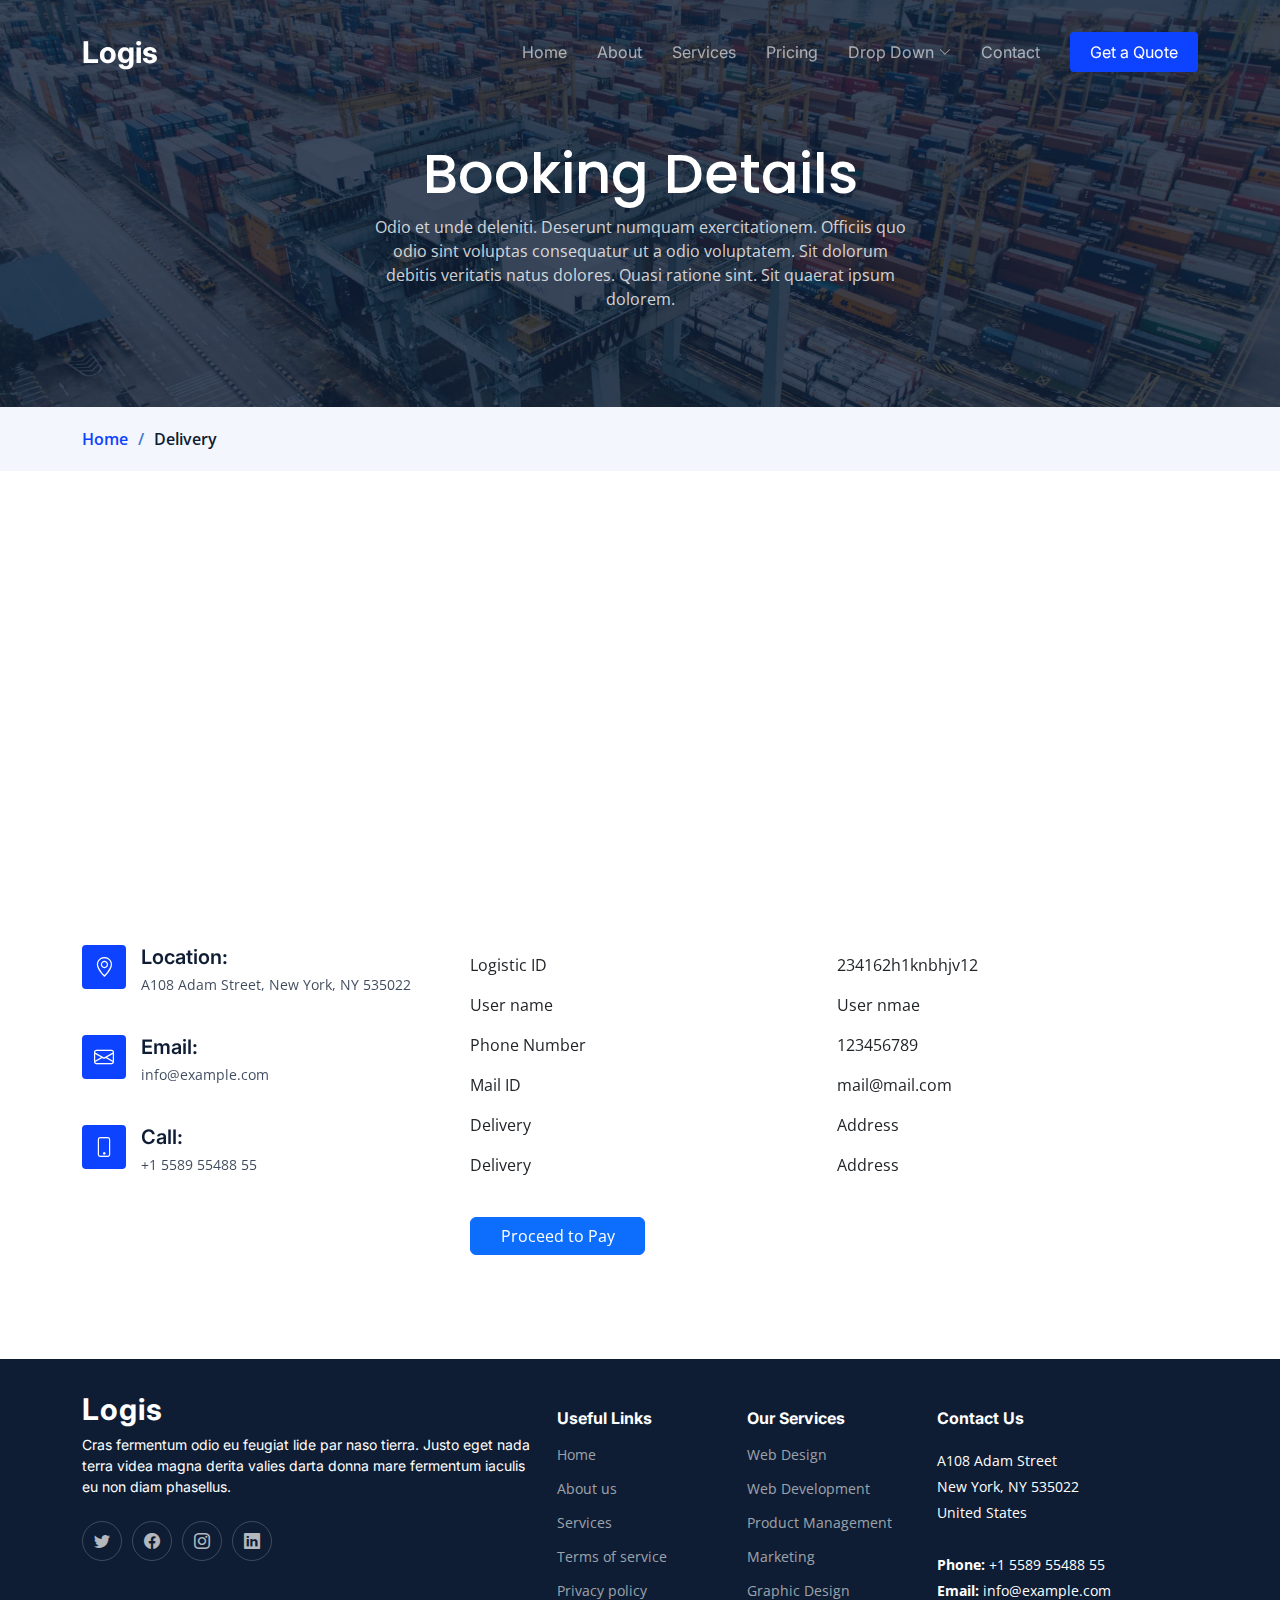
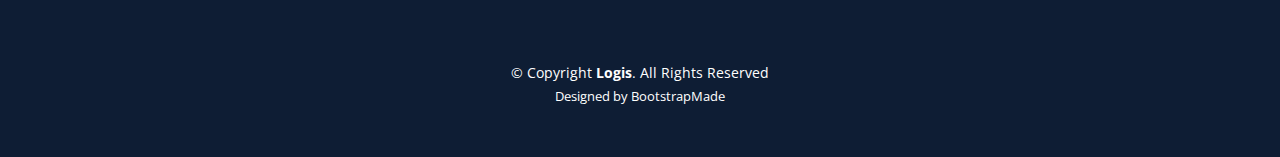
<file: book-quote.html>
<!DOCTYPE html>
<html lang="en">

<head>
  <meta charset="utf-8">
  <meta content="width=device-width, initial-scale=1.0" name="viewport">

  <title>Logis Bootstrap Template - Contact</title>
  <meta content="" name="description">
  <meta content="" name="keywords">

  <!-- Favicons -->
  <link href="assets/img/favicon.png" rel="icon">
  <link href="assets/img/apple-touch-icon.png" rel="apple-touch-icon">

  <!-- Google Fonts -->
  <link rel="preconnect" href="https://fonts.googleapis.com">
  <link rel="preconnect" href="https://fonts.gstatic.com" crossorigin>
  <link href="https://fonts.googleapis.com/css2?family=Open+Sans:ital,wght@0,300;0,400;0,500;0,600;0,700;1,300;1,400;1,600;1,700&family=Poppins:ital,wght@0,300;0,400;0,500;0,600;0,700;1,300;1,400;1,500;1,600;1,700&family=Inter:ital,wght@0,300;0,400;0,500;0,600;0,700;1,300;1,400;1,500;1,600;1,700&display=swap" rel="stylesheet">

  <!-- Vendor CSS Files -->
  <link href="assets/vendor/bootstrap/css/bootstrap.min.css" rel="stylesheet">
  <link href="assets/vendor/bootstrap-icons/bootstrap-icons.css" rel="stylesheet">
  <link href="assets/vendor/fontawesome-free/css/all.min.css" rel="stylesheet">
  <link href="assets/vendor/glightbox/css/glightbox.min.css" rel="stylesheet">
  <link href="assets/vendor/swiper/swiper-bundle.min.css" rel="stylesheet">
  <link href="assets/vendor/aos/aos.css" rel="stylesheet">

  <!-- Template Main CSS File -->
  <link href="assets/css/main.css" rel="stylesheet">

  <!-- =======================================================
  * Template Name: Logis - v1.3.0
  * Template URL: https://bootstrapmade.com/logis-bootstrap-logistics-website-template/
  * Author: BootstrapMade.com
  * License: https://bootstrapmade.com/license/
  ======================================================== -->
</head>

<body>

  <!-- ======= Header ======= -->
  <header id="header" class="header d-flex align-items-center fixed-top">
    <div class="container-fluid container-xl d-flex align-items-center justify-content-between">

      <a href="index.html" class="logo d-flex align-items-center">
        <!-- Uncomment the line below if you also wish to use an image logo -->
        <!-- <img src="assets/img/logo.png" alt=""> -->
        <h1>Logis</h1>
      </a>

      <i class="mobile-nav-toggle mobile-nav-show bi bi-list"></i>
      <i class="mobile-nav-toggle mobile-nav-hide d-none bi bi-x"></i>
      <nav id="navbar" class="navbar">
        <ul>
          <li><a href="index.html">Home</a></li>
          <li><a href="about.html">About</a></li>
          <li><a href="services.html">Services</a></li>
          <li><a href="pricing.html">Pricing</a></li>
          <li class="dropdown"><a href="#"><span>Drop Down</span> <i class="bi bi-chevron-down dropdown-indicator"></i></a>
            <ul>
              <li><a href="#">Drop Down 1</a></li>
              <li class="dropdown"><a href="#"><span>Deep Drop Down</span> <i class="bi bi-chevron-down dropdown-indicator"></i></a>
                <ul>
                  <li><a href="#">Deep Drop Down 1</a></li>
                  <li><a href="#">Deep Drop Down 2</a></li>
                  <li><a href="#">Deep Drop Down 3</a></li>
                  <li><a href="#">Deep Drop Down 4</a></li>
                  <li><a href="#">Deep Drop Down 5</a></li>
                </ul>
              </li>
              <li><a href="#">Drop Down 2</a></li>
              <li><a href="#">Drop Down 3</a></li>
              <li><a href="#">Drop Down 4</a></li>
            </ul>
          </li>
          <li><a href="contact.html">Contact</a></li>
          <li><a class="get-a-quote" href="get-a-quote.html">Get a Quote</a></li>
        </ul>
      </nav><!-- .navbar -->

    </div>
  </header><!-- End Header -->
  <!-- End Header -->

  <main id="main">

    <!-- ======= Breadcrumbs ======= -->
    <div class="breadcrumbs">
      <div class="page-header d-flex align-items-center" style="background-image: url('assets/img/page-header.jpg');">
        <div class="container position-relative">
          <div class="row d-flex justify-content-center">
            <div class="col-lg-6 text-center">
              <h2>Booking Details</h2>
              <p>Odio et unde deleniti. Deserunt numquam exercitationem. Officiis quo odio sint voluptas consequatur ut a odio voluptatem. Sit dolorum debitis veritatis natus dolores. Quasi ratione sint. Sit quaerat ipsum dolorem.</p>
            </div>
          </div>
        </div>
      </div>
      <nav>
        <div class="container">
          <ol>
            <li><a href="index.html">Home</a></li>
            <li>Delivery</li>
          </ol>
        </div>
      </nav>
    </div><!-- End Breadcrumbs -->

    <!-- ======= Contact Section ======= -->
    <section id="contact" class="contact">
      <div class="container" data-aos="fade-up">

        <div>
          <iframe style="border:0; width: 100%; height: 340px;" src="https://www.google.com/maps/embed?pb=!1m14!1m8!1m3!1d12097.433213460943!2d-74.0062269!3d40.7101282!3m2!1i1024!2i768!4f13.1!3m3!1m2!1s0x0%3A0xb89d1fe6bc499443!2sDowntown+Conference+Center!5e0!3m2!1smk!2sbg!4v1539943755621" frameborder="0" allowfullscreen></iframe>
        </div><!-- End Google Maps -->

        <div class="row gy-4 mt-4">

          <div class="col-lg-4">

            <div class="info-item d-flex">
              <i class="bi bi-geo-alt flex-shrink-0"></i>
              <div>
                <h4>Location:</h4>
                <p>A108 Adam Street, New York, NY 535022</p>
              </div>
            </div><!-- End Info Item -->

            <div class="info-item d-flex">
              <i class="bi bi-envelope flex-shrink-0"></i>
              <div>
                <h4>Email:</h4>
                <p>info@example.com</p>
              </div>
            </div><!-- End Info Item -->

            <div class="info-item d-flex">
              <i class="bi bi-phone flex-shrink-0"></i>
              <div>
                <h4>Call:</h4>
                <p>+1 5589 55488 55</p>
              </div>
            </div><!-- End Info Item -->

          </div>

          <div class="col-lg-8">
            <div class="row">
                <div class="col">
                    <table class="table table-borderless">
                        <tr>
                            <td>Logistic ID</td>
                            <td>
                                234162h1knbhjv12
                            </td>
                        </tr>
                        <tr>
                            <td>User name</td>
                            <td>
                                User nmae
                            </td>
                        </tr>
                        <tr>
                            <td>Phone Number</td>
                            <td>
                                123456789
                            </td>
                        </tr>
                        <tr>
                            <td>Mail ID</td>
                            <td>mail@mail.com</td>
                        </tr>
                        <tr>
                            <td>Delivery</td>
                            <td>Address</td>
                        </tr>
                        <tr>
                            <td>Delivery</td>
                            <td>Address</td>
                        </tr>
                        <tr colspan="2">
                            <td>
                                <form action="#" class="php-email-form">
                                    <br>
                                    <!-- <button type="submit">Proceed to Pay</button> -->
                                    <a href="payment.html" class="btn btn-primary" style="width: 50%;">Proceed to Pay</a>
                                </form>
                            </td>
                        </tr>
                    </table>
                </div>
            </div>

          </div><!-- End Contact Form -->

        </div>

      </div>
    </section><!-- End Contact Section -->

  </main><!-- End #main -->

  <!-- ======= Footer ======= -->
  <footer id="footer" class="footer">

    <div class="container">
      <div class="row gy-4">
        <div class="col-lg-5 col-md-12 footer-info">
          <a href="index.html" class="logo d-flex align-items-center">
            <span>Logis</span>
          </a>
          <p>Cras fermentum odio eu feugiat lide par naso tierra. Justo eget nada terra videa magna derita valies darta donna mare fermentum iaculis eu non diam phasellus.</p>
          <div class="social-links d-flex mt-4">
            <a href="#" class="twitter"><i class="bi bi-twitter"></i></a>
            <a href="#" class="facebook"><i class="bi bi-facebook"></i></a>
            <a href="#" class="instagram"><i class="bi bi-instagram"></i></a>
            <a href="#" class="linkedin"><i class="bi bi-linkedin"></i></a>
          </div>
        </div>

        <div class="col-lg-2 col-6 footer-links">
          <h4>Useful Links</h4>
          <ul>
            <li><a href="#">Home</a></li>
            <li><a href="#">About us</a></li>
            <li><a href="#">Services</a></li>
            <li><a href="#">Terms of service</a></li>
            <li><a href="#">Privacy policy</a></li>
          </ul>
        </div>

        <div class="col-lg-2 col-6 footer-links">
          <h4>Our Services</h4>
          <ul>
            <li><a href="#">Web Design</a></li>
            <li><a href="#">Web Development</a></li>
            <li><a href="#">Product Management</a></li>
            <li><a href="#">Marketing</a></li>
            <li><a href="#">Graphic Design</a></li>
          </ul>
        </div>

        <div class="col-lg-3 col-md-12 footer-contact text-center text-md-start">
          <h4>Contact Us</h4>
          <p>
            A108 Adam Street <br>
            New York, NY 535022<br>
            United States <br><br>
            <strong>Phone:</strong> +1 5589 55488 55<br>
            <strong>Email:</strong> info@example.com<br>
          </p>

        </div>

      </div>
    </div>

    <div class="container mt-4">
      <div class="copyright">
        &copy; Copyright <strong><span>Logis</span></strong>. All Rights Reserved
      </div>
      <div class="credits">
        <!-- All the links in the footer should remain intact. -->
        <!-- You can delete the links only if you purchased the pro version. -->
        <!-- Licensing information: https://bootstrapmade.com/license/ -->
        <!-- Purchase the pro version with working PHP/AJAX contact form: https://bootstrapmade.com/logis-bootstrap-logistics-website-template/ -->
        Designed by <a href="https://bootstrapmade.com/">BootstrapMade</a>
      </div>
    </div>

  </footer><!-- End Footer -->
  <!-- End Footer -->

  <a href="#" class="scroll-top d-flex align-items-center justify-content-center"><i class="bi bi-arrow-up-short"></i></a>

  <div id="preloader"></div>

  <!-- Vendor JS Files -->
  <script src="assets/vendor/bootstrap/js/bootstrap.bundle.min.js"></script>
  <script src="assets/vendor/purecounter/purecounter_vanilla.js"></script>
  <script src="assets/vendor/glightbox/js/glightbox.min.js"></script>
  <script src="assets/vendor/swiper/swiper-bundle.min.js"></script>
  <script src="assets/vendor/aos/aos.js"></script>
  <script src="assets/vendor/php-email-form/validate.js"></script>

  <!-- Template Main JS File -->
  <script src="assets/js/main.js"></script>

</body>

</html>
</file>
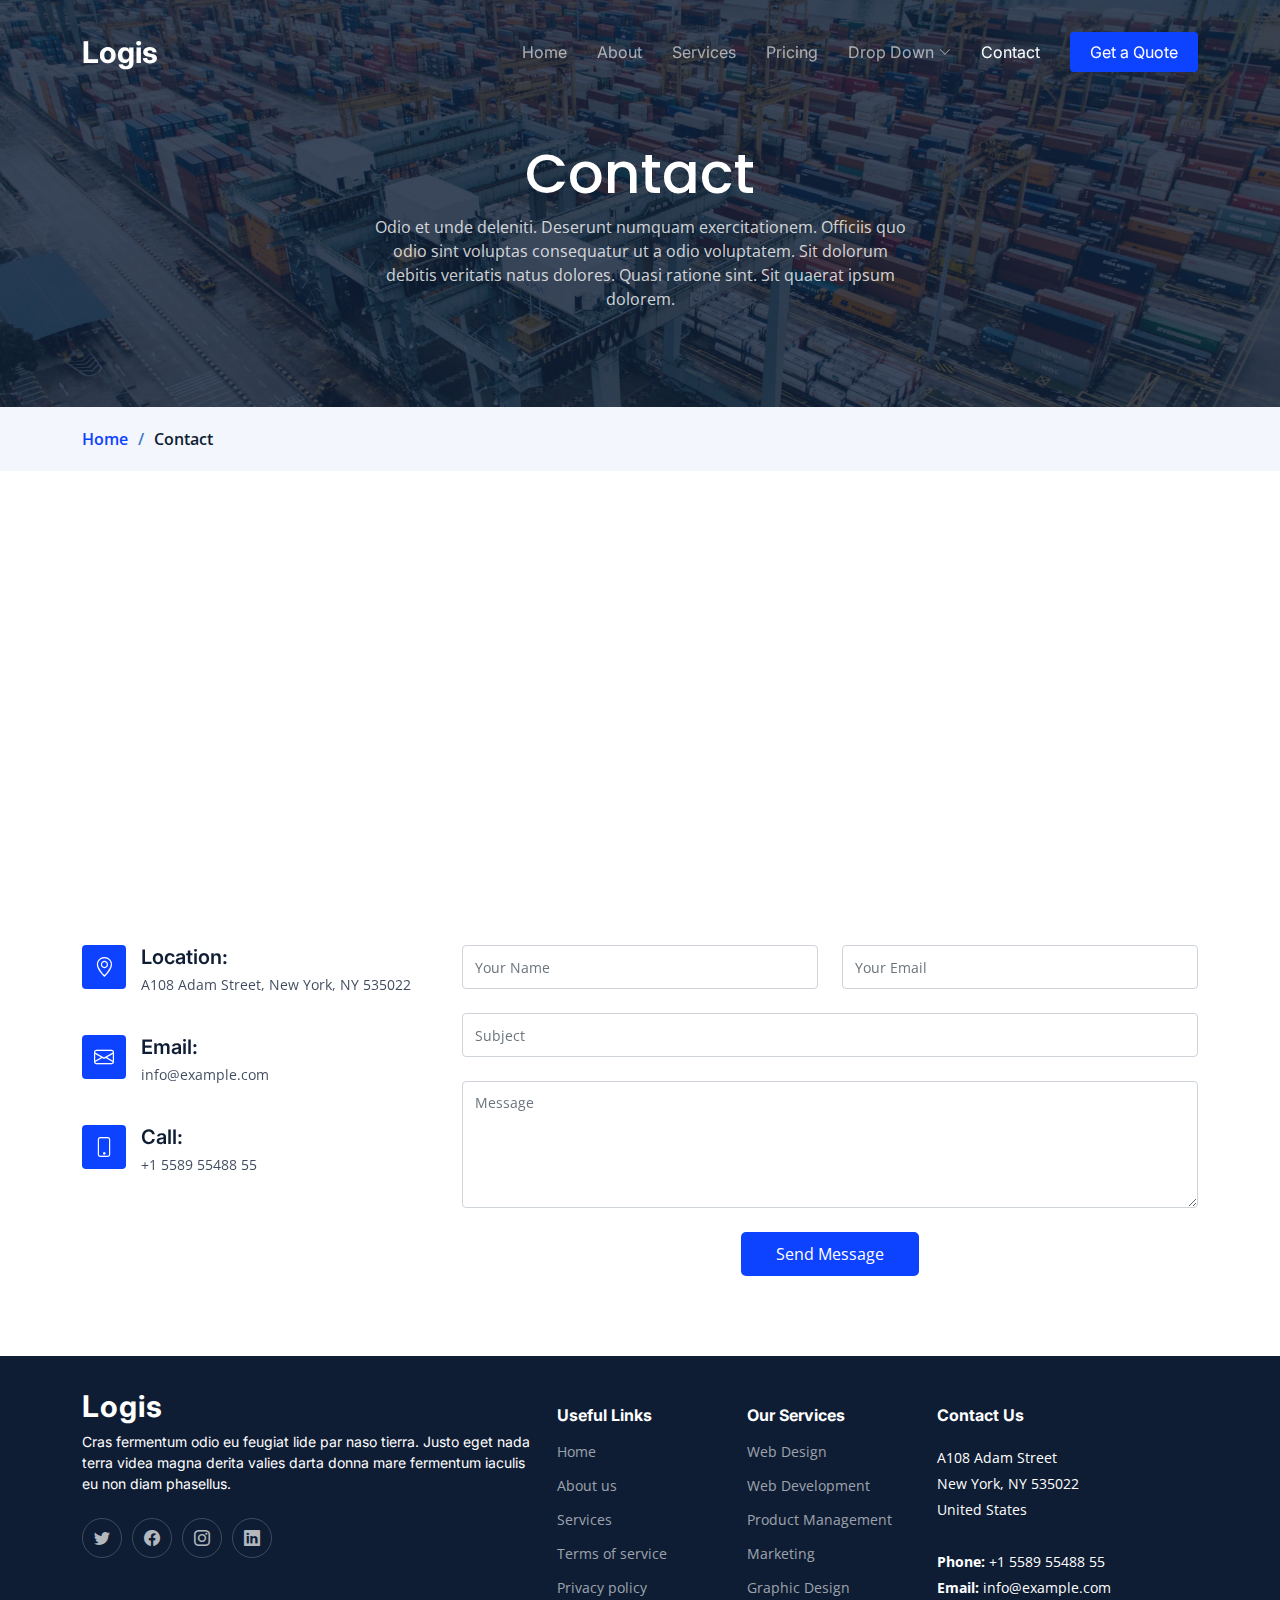
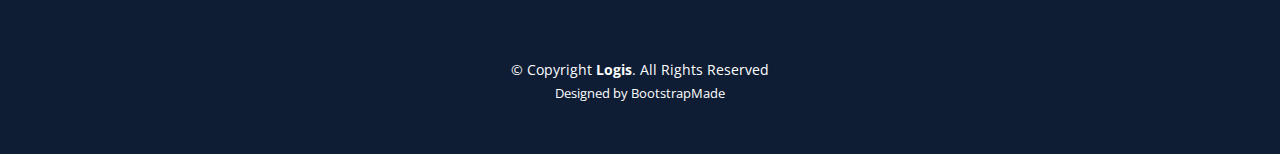
<file: contact.html>
<!DOCTYPE html>
<html lang="en">

<head>
  <meta charset="utf-8">
  <meta content="width=device-width, initial-scale=1.0" name="viewport">

  <title>Logis Bootstrap Template - Contact</title>
  <meta content="" name="description">
  <meta content="" name="keywords">

  <!-- Favicons -->
  <link href="assets/img/favicon.png" rel="icon">
  <link href="assets/img/apple-touch-icon.png" rel="apple-touch-icon">

  <!-- Google Fonts -->
  <link rel="preconnect" href="https://fonts.googleapis.com">
  <link rel="preconnect" href="https://fonts.gstatic.com" crossorigin>
  <link href="https://fonts.googleapis.com/css2?family=Open+Sans:ital,wght@0,300;0,400;0,500;0,600;0,700;1,300;1,400;1,600;1,700&family=Poppins:ital,wght@0,300;0,400;0,500;0,600;0,700;1,300;1,400;1,500;1,600;1,700&family=Inter:ital,wght@0,300;0,400;0,500;0,600;0,700;1,300;1,400;1,500;1,600;1,700&display=swap" rel="stylesheet">

  <!-- Vendor CSS Files -->
  <link href="assets/vendor/bootstrap/css/bootstrap.min.css" rel="stylesheet">
  <link href="assets/vendor/bootstrap-icons/bootstrap-icons.css" rel="stylesheet">
  <link href="assets/vendor/fontawesome-free/css/all.min.css" rel="stylesheet">
  <link href="assets/vendor/glightbox/css/glightbox.min.css" rel="stylesheet">
  <link href="assets/vendor/swiper/swiper-bundle.min.css" rel="stylesheet">
  <link href="assets/vendor/aos/aos.css" rel="stylesheet">

  <!-- Template Main CSS File -->
  <link href="assets/css/main.css" rel="stylesheet">

  <!-- =======================================================
  * Template Name: Logis - v1.3.0
  * Template URL: https://bootstrapmade.com/logis-bootstrap-logistics-website-template/
  * Author: BootstrapMade.com
  * License: https://bootstrapmade.com/license/
  ======================================================== -->
</head>

<body>

  <!-- ======= Header ======= -->
  <header id="header" class="header d-flex align-items-center fixed-top">
    <div class="container-fluid container-xl d-flex align-items-center justify-content-between">

      <a href="index.html" class="logo d-flex align-items-center">
        <!-- Uncomment the line below if you also wish to use an image logo -->
        <!-- <img src="assets/img/logo.png" alt=""> -->
        <h1>Logis</h1>
      </a>

      <i class="mobile-nav-toggle mobile-nav-show bi bi-list"></i>
      <i class="mobile-nav-toggle mobile-nav-hide d-none bi bi-x"></i>
      <nav id="navbar" class="navbar">
        <ul>
          <li><a href="index.html">Home</a></li>
          <li><a href="about.html">About</a></li>
          <li><a href="services.html">Services</a></li>
          <li><a href="pricing.html">Pricing</a></li>
          <li class="dropdown"><a href="#"><span>Drop Down</span> <i class="bi bi-chevron-down dropdown-indicator"></i></a>
            <ul>
              <li><a href="#">Drop Down 1</a></li>
              <li class="dropdown"><a href="#"><span>Deep Drop Down</span> <i class="bi bi-chevron-down dropdown-indicator"></i></a>
                <ul>
                  <li><a href="#">Deep Drop Down 1</a></li>
                  <li><a href="#">Deep Drop Down 2</a></li>
                  <li><a href="#">Deep Drop Down 3</a></li>
                  <li><a href="#">Deep Drop Down 4</a></li>
                  <li><a href="#">Deep Drop Down 5</a></li>
                </ul>
              </li>
              <li><a href="#">Drop Down 2</a></li>
              <li><a href="#">Drop Down 3</a></li>
              <li><a href="#">Drop Down 4</a></li>
            </ul>
          </li>
          <li><a href="contact.html" class="active">Contact</a></li>
          <li><a class="get-a-quote" href="get-a-quote.html">Get a Quote</a></li>
        </ul>
      </nav><!-- .navbar -->

    </div>
  </header><!-- End Header -->
  <!-- End Header -->

  <main id="main">

    <!-- ======= Breadcrumbs ======= -->
    <div class="breadcrumbs">
      <div class="page-header d-flex align-items-center" style="background-image: url('assets/img/page-header.jpg');">
        <div class="container position-relative">
          <div class="row d-flex justify-content-center">
            <div class="col-lg-6 text-center">
              <h2>Contact</h2>
              <p>Odio et unde deleniti. Deserunt numquam exercitationem. Officiis quo odio sint voluptas consequatur ut a odio voluptatem. Sit dolorum debitis veritatis natus dolores. Quasi ratione sint. Sit quaerat ipsum dolorem.</p>
            </div>
          </div>
        </div>
      </div>
      <nav>
        <div class="container">
          <ol>
            <li><a href="index.html">Home</a></li>
            <li>Contact</li>
          </ol>
        </div>
      </nav>
    </div><!-- End Breadcrumbs -->

    <!-- ======= Contact Section ======= -->
    <section id="contact" class="contact">
      <div class="container" data-aos="fade-up">

        <div>
          <iframe style="border:0; width: 100%; height: 340px;" src="https://www.google.com/maps/embed?pb=!1m28!1m12!1m3!1d116539.79123798484!2d76.92400217118305!3d10.940400272772395!2m3!1f0!2f0!3f0!3m2!1i1024!2i768!4f13.1!4m13!3e0!4m5!1s0x3ba85910f356f579%3A0x75aecc0d4bbaa978!2sGandhi%20Park%2C%20Thadagam%20Main%20Road%2C%20R.S.%20Puram%2C%20Coimbatore%2C%20Tamil%20Nadu!3m2!1d11.0006866!2d76.9498662!4m5!1s0x3ba84ffc9b3ea755%3A0xda7508a90583d22f!2sKarpagam%20College%20of%20Engineering%2C%20Myleripalayam%20Village%2C%20Othakkal%20Mandapam%2C%20Tamil%20Nadu%20641032!3m2!1d10.880100899999999!2d77.02236839999999!5e1!3m2!1sen!2sin!4v1674369640460!5m2!1sen!2sin" frameborder="0" allowfullscreen></iframe>
        </div><!-- End Google Maps -->

        <div class="row gy-4 mt-4">

          <div class="col-lg-4">

            <div class="info-item d-flex">
              <i class="bi bi-geo-alt flex-shrink-0"></i>
              <div>
                <h4>Location:</h4>
                <p>A108 Adam Street, New York, NY 535022</p>
              </div>
            </div><!-- End Info Item -->

            <div class="info-item d-flex">
              <i class="bi bi-envelope flex-shrink-0"></i>
              <div>
                <h4>Email:</h4>
                <p>info@example.com</p>
              </div>
            </div><!-- End Info Item -->

            <div class="info-item d-flex">
              <i class="bi bi-phone flex-shrink-0"></i>
              <div>
                <h4>Call:</h4>
                <p>+1 5589 55488 55</p>
              </div>
            </div><!-- End Info Item -->

          </div>

          <div class="col-lg-8">
            <form action="forms/contact.php" method="post" role="form" class="php-email-form">
              <div class="row">
                <div class="col-md-6 form-group">
                  <input type="text" name="name" class="form-control" id="name" placeholder="Your Name" required>
                </div>
                <div class="col-md-6 form-group mt-3 mt-md-0">
                  <input type="email" class="form-control" name="email" id="email" placeholder="Your Email" required>
                </div>
              </div>
              <div class="form-group mt-3">
                <input type="text" class="form-control" name="subject" id="subject" placeholder="Subject" required>
              </div>
              <div class="form-group mt-3">
                <textarea class="form-control" name="message" rows="5" placeholder="Message" required></textarea>
              </div>
              <div class="my-3">
                <div class="loading">Loading</div>
                <div class="error-message"></div>
                <div class="sent-message">Your message has been sent. Thank you!</div>
              </div>
              <div class="text-center"><button type="submit">Send Message</button></div>
            </form>
          </div><!-- End Contact Form -->

        </div>

      </div>
    </section><!-- End Contact Section -->

  </main><!-- End #main -->

  <!-- ======= Footer ======= -->
  <footer id="footer" class="footer">

    <div class="container">
      <div class="row gy-4">
        <div class="col-lg-5 col-md-12 footer-info">
          <a href="index.html" class="logo d-flex align-items-center">
            <span>Logis</span>
          </a>
          <p>Cras fermentum odio eu feugiat lide par naso tierra. Justo eget nada terra videa magna derita valies darta donna mare fermentum iaculis eu non diam phasellus.</p>
          <div class="social-links d-flex mt-4">
            <a href="#" class="twitter"><i class="bi bi-twitter"></i></a>
            <a href="#" class="facebook"><i class="bi bi-facebook"></i></a>
            <a href="#" class="instagram"><i class="bi bi-instagram"></i></a>
            <a href="#" class="linkedin"><i class="bi bi-linkedin"></i></a>
          </div>
        </div>

        <div class="col-lg-2 col-6 footer-links">
          <h4>Useful Links</h4>
          <ul>
            <li><a href="#">Home</a></li>
            <li><a href="#">About us</a></li>
            <li><a href="#">Services</a></li>
            <li><a href="#">Terms of service</a></li>
            <li><a href="#">Privacy policy</a></li>
          </ul>
        </div>

        <div class="col-lg-2 col-6 footer-links">
          <h4>Our Services</h4>
          <ul>
            <li><a href="#">Web Design</a></li>
            <li><a href="#">Web Development</a></li>
            <li><a href="#">Product Management</a></li>
            <li><a href="#">Marketing</a></li>
            <li><a href="#">Graphic Design</a></li>
          </ul>
        </div>

        <div class="col-lg-3 col-md-12 footer-contact text-center text-md-start">
          <h4>Contact Us</h4>
          <p>
            A108 Adam Street <br>
            New York, NY 535022<br>
            United States <br><br>
            <strong>Phone:</strong> +1 5589 55488 55<br>
            <strong>Email:</strong> info@example.com<br>
          </p>

        </div>

      </div>
    </div>

    <div class="container mt-4">
      <div class="copyright">
        &copy; Copyright <strong><span>Logis</span></strong>. All Rights Reserved
      </div>
      <div class="credits">
        <!-- All the links in the footer should remain intact. -->
        <!-- You can delete the links only if you purchased the pro version. -->
        <!-- Licensing information: https://bootstrapmade.com/license/ -->
        <!-- Purchase the pro version with working PHP/AJAX contact form: https://bootstrapmade.com/logis-bootstrap-logistics-website-template/ -->
        Designed by <a href="https://bootstrapmade.com/">BootstrapMade</a>
      </div>
    </div>

  </footer><!-- End Footer -->
  <!-- End Footer -->

  <a href="#" class="scroll-top d-flex align-items-center justify-content-center"><i class="bi bi-arrow-up-short"></i></a>

  <div id="preloader"></div>

  <!-- Vendor JS Files -->
  <script src="assets/vendor/bootstrap/js/bootstrap.bundle.min.js"></script>
  <script src="assets/vendor/purecounter/purecounter_vanilla.js"></script>
  <script src="assets/vendor/glightbox/js/glightbox.min.js"></script>
  <script src="assets/vendor/swiper/swiper-bundle.min.js"></script>
  <script src="assets/vendor/aos/aos.js"></script>
  <script src="assets/vendor/php-email-form/validate.js"></script>

  <!-- Template Main JS File -->
  <script src="assets/js/main.js"></script>

</body>

</html>
</file>
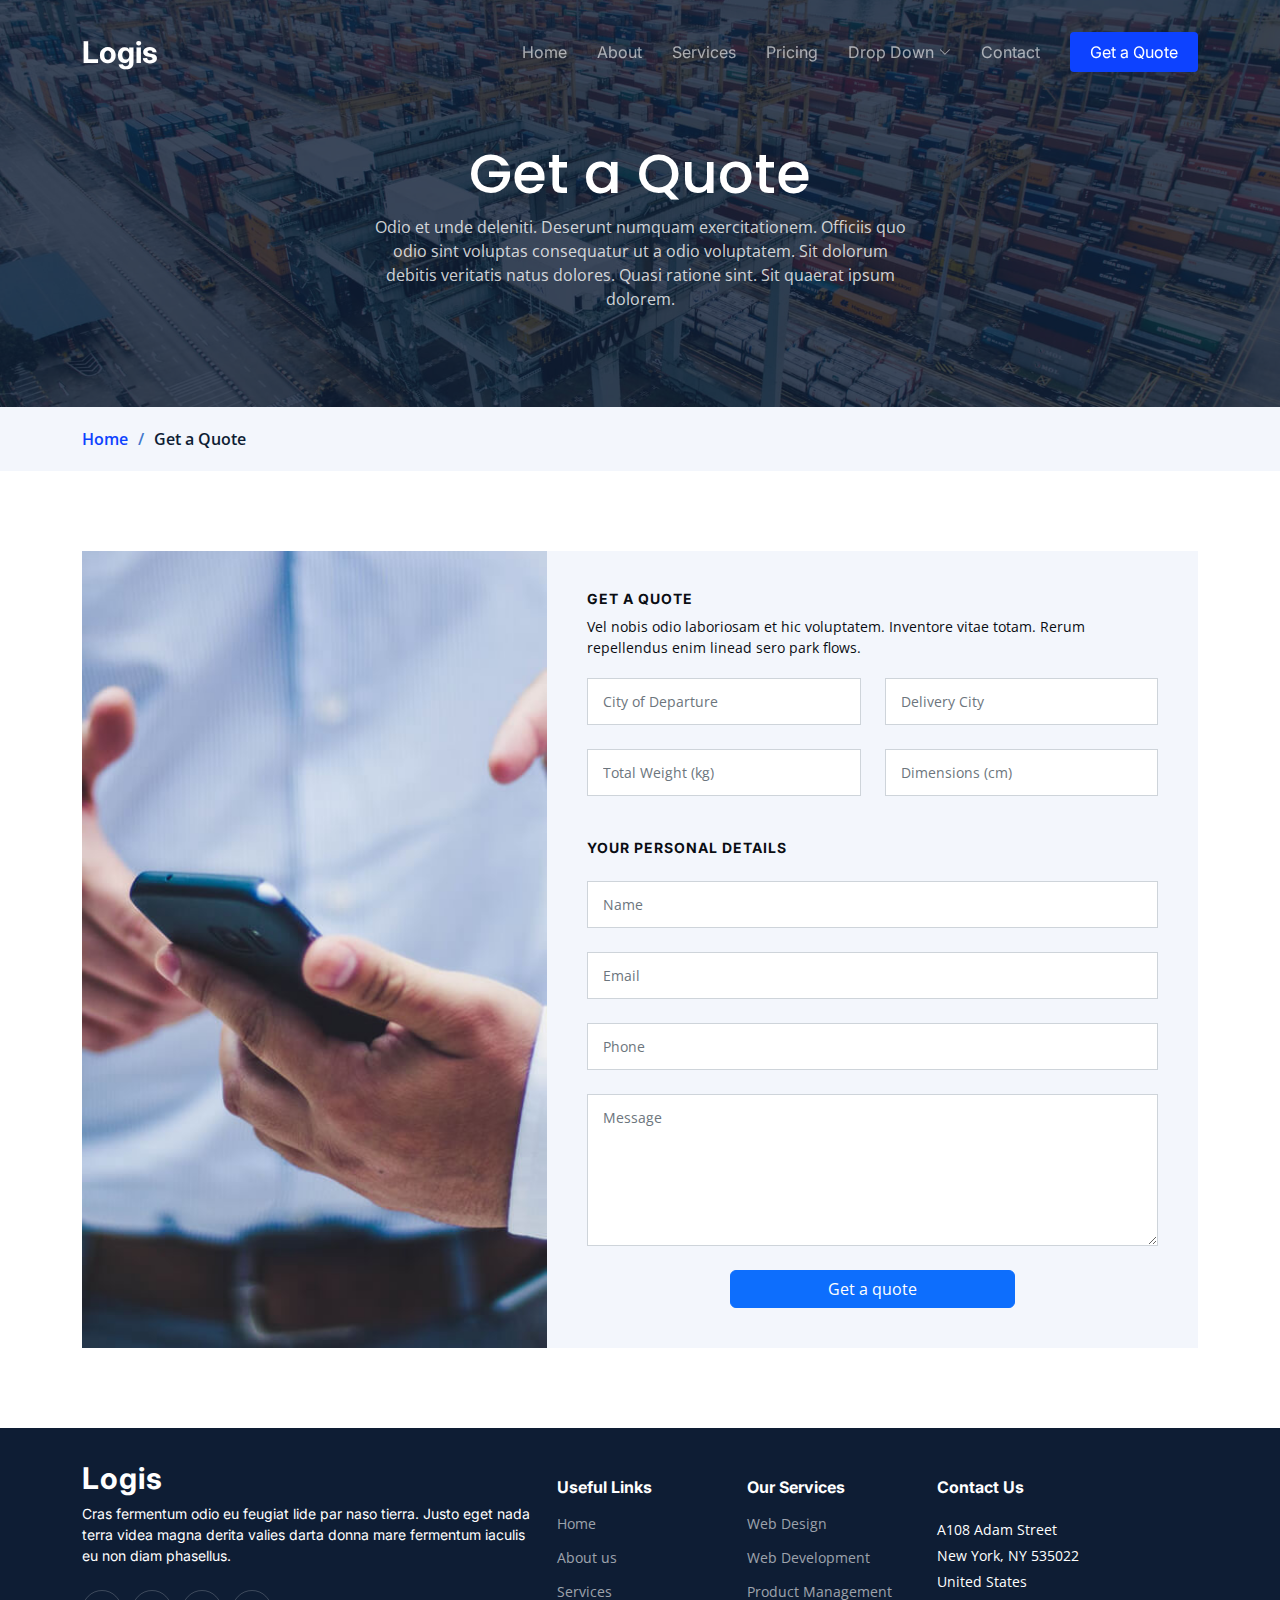
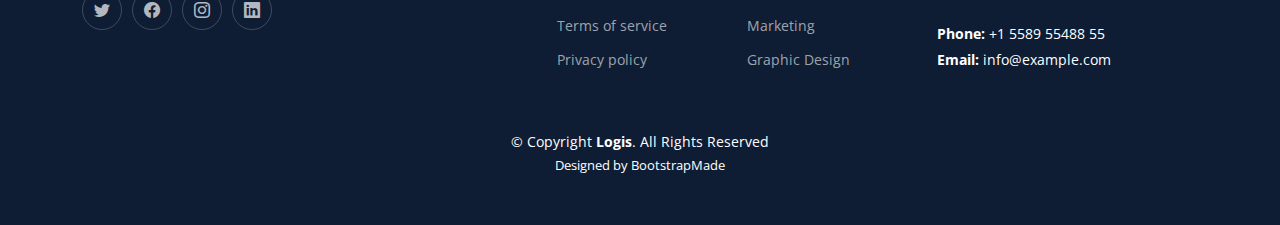
<file: get-a-quote.html>
<!DOCTYPE html>
<html lang="en">

<head>
  <meta charset="utf-8">
  <meta content="width=device-width, initial-scale=1.0" name="viewport">

  <title>Logis Bootstrap Template - Get a Quote</title>
  <meta content="" name="description">
  <meta content="" name="keywords">

  <!-- Favicons -->
  <link href="assets/img/favicon.png" rel="icon">
  <link href="assets/img/apple-touch-icon.png" rel="apple-touch-icon">

  <!-- Google Fonts -->
  <link rel="preconnect" href="https://fonts.googleapis.com">
  <link rel="preconnect" href="https://fonts.gstatic.com" crossorigin>
  <link href="https://fonts.googleapis.com/css2?family=Open+Sans:ital,wght@0,300;0,400;0,500;0,600;0,700;1,300;1,400;1,600;1,700&family=Poppins:ital,wght@0,300;0,400;0,500;0,600;0,700;1,300;1,400;1,500;1,600;1,700&family=Inter:ital,wght@0,300;0,400;0,500;0,600;0,700;1,300;1,400;1,500;1,600;1,700&display=swap" rel="stylesheet">

  <!-- Vendor CSS Files -->
  <link href="assets/vendor/bootstrap/css/bootstrap.min.css" rel="stylesheet">
  <link href="assets/vendor/bootstrap-icons/bootstrap-icons.css" rel="stylesheet">
  <link href="assets/vendor/fontawesome-free/css/all.min.css" rel="stylesheet">
  <link href="assets/vendor/glightbox/css/glightbox.min.css" rel="stylesheet">
  <link href="assets/vendor/swiper/swiper-bundle.min.css" rel="stylesheet">
  <link href="assets/vendor/aos/aos.css" rel="stylesheet">

  <!-- Template Main CSS File -->
  <link href="assets/css/main.css" rel="stylesheet">

  <!-- =======================================================
  * Template Name: Logis - v1.3.0
  * Template URL: https://bootstrapmade.com/logis-bootstrap-logistics-website-template/
  * Author: BootstrapMade.com
  * License: https://bootstrapmade.com/license/
  ======================================================== -->
</head>

<body>

  <!-- ======= Header ======= -->
  <header id="header" class="header d-flex align-items-center fixed-top">
    <div class="container-fluid container-xl d-flex align-items-center justify-content-between">

      <a href="index.html" class="logo d-flex align-items-center">
        <!-- Uncomment the line below if you also wish to use an image logo -->
        <!-- <img src="assets/img/logo.png" alt=""> -->
        <h1>Logis</h1>
      </a>

      <i class="mobile-nav-toggle mobile-nav-show bi bi-list"></i>
      <i class="mobile-nav-toggle mobile-nav-hide d-none bi bi-x"></i>
      <nav id="navbar" class="navbar">
        <ul>
          <li><a href="index.html">Home</a></li>
          <li><a href="about.html">About</a></li>
          <li><a href="services.html">Services</a></li>
          <li><a href="pricing.html">Pricing</a></li>
          <li class="dropdown"><a href="#"><span>Drop Down</span> <i class="bi bi-chevron-down dropdown-indicator"></i></a>
            <ul>
              <li><a href="#">Drop Down 1</a></li>
              <li class="dropdown"><a href="#"><span>Deep Drop Down</span> <i class="bi bi-chevron-down dropdown-indicator"></i></a>
                <ul>
                  <li><a href="#">Deep Drop Down 1</a></li>
                  <li><a href="#">Deep Drop Down 2</a></li>
                  <li><a href="#">Deep Drop Down 3</a></li>
                  <li><a href="#">Deep Drop Down 4</a></li>
                  <li><a href="#">Deep Drop Down 5</a></li>
                </ul>
              </li>
              <li><a href="#">Drop Down 2</a></li>
              <li><a href="#">Drop Down 3</a></li>
              <li><a href="#">Drop Down 4</a></li>
            </ul>
          </li>
          <li><a href="contact.html">Contact</a></li>
          <li><a class="get-a-quote" href="get-a-quote.html">Get a Quote</a></li>
        </ul>
      </nav><!-- .navbar -->

    </div>
  </header><!-- End Header -->
  <!-- End Header -->

  <main id="main">

    <!-- ======= Breadcrumbs ======= -->
    <div class="breadcrumbs">
      <div class="page-header d-flex align-items-center" style="background-image: url('assets/img/page-header.jpg');">
        <div class="container position-relative">
          <div class="row d-flex justify-content-center">
            <div class="col-lg-6 text-center">
              <h2>Get a Quote</h2>
              <p>Odio et unde deleniti. Deserunt numquam exercitationem. Officiis quo odio sint voluptas consequatur ut a odio voluptatem. Sit dolorum debitis veritatis natus dolores. Quasi ratione sint. Sit quaerat ipsum dolorem.</p>
            </div>
          </div>
        </div>
      </div>
      <nav>
        <div class="container">
          <ol>
            <li><a href="index.html">Home</a></li>
            <li>Get a Quote</li>
          </ol>
        </div>
      </nav>
    </div><!-- End Breadcrumbs -->

    <!-- ======= Get a Quote Section ======= -->
    <section id="get-a-quote" class="get-a-quote">
      <div class="container" data-aos="fade-up">

        <div class="row g-0">

          <div class="col-lg-5 quote-bg" style="background-image: url(assets/img/quote-bg.jpg);"></div>

          <div class="col-lg-7">
            <form action="#" method="post" class="php-email-form">
              <h3>Get a quote</h3>
              <p>Vel nobis odio laboriosam et hic voluptatem. Inventore vitae totam. Rerum repellendus enim linead sero park flows.</p>
              <div class="row gy-4">

                <div class="col-md-6">
                  <input type="text" name="departure" class="form-control" placeholder="City of Departure" required>
                </div>

                <div class="col-md-6">
                  <input type="text" name="delivery" class="form-control" placeholder="Delivery City" required>
                </div>

                <div class="col-md-6">
                  <input type="text" name="weight" class="form-control" placeholder="Total Weight (kg)" required>
                </div>

                <div class="col-md-6">
                  <input type="text" name="dimensions" class="form-control" placeholder="Dimensions (cm)" required>
                </div>

                <div class="col-lg-12">
                  <h4>Your Personal Details</h4>
                </div>

                <div class="col-md-12">
                  <input type="text" name="name" class="form-control" placeholder="Name" required>
                </div>

                <div class="col-md-12 ">
                  <input type="email" class="form-control" name="email" placeholder="Email" required>
                </div>

                <div class="col-md-12">
                  <input type="text" class="form-control" name="phone" placeholder="Phone" required>
                </div>

                <div class="col-md-12">
                  <textarea class="form-control" name="message" rows="6" placeholder="Message" required></textarea>
                </div>

                <div class="col-md-12 text-center">
                  <div class="loading">Loading</div>
                  <div class="error-message"></div>
                  <div class="sent-message">Your quote request has been sent successfully. Thank you!</div>

                  <!-- <button type="submit">Get a quote<a href="book-quote.html"></a></button> -->
                  <a href="book-quote.html" class="btn btn-primary" style="width: 50%;">Get a quote</a>

                </div>

              </div>
            </form>
          </div><!-- End Quote Form -->

        </div>

      </div>
    </section><!-- End Get a Quote Section -->

  </main><!-- End #main -->

  <!-- ======= Footer ======= -->
  <footer id="footer" class="footer">

    <div class="container">
      <div class="row gy-4">
        <div class="col-lg-5 col-md-12 footer-info">
          <a href="index.html" class="logo d-flex align-items-center">
            <span>Logis</span>
          </a>
          <p>Cras fermentum odio eu feugiat lide par naso tierra. Justo eget nada terra videa magna derita valies darta donna mare fermentum iaculis eu non diam phasellus.</p>
          <div class="social-links d-flex mt-4">
            <a href="#" class="twitter"><i class="bi bi-twitter"></i></a>
            <a href="#" class="facebook"><i class="bi bi-facebook"></i></a>
            <a href="#" class="instagram"><i class="bi bi-instagram"></i></a>
            <a href="#" class="linkedin"><i class="bi bi-linkedin"></i></a>
          </div>
        </div>

        <div class="col-lg-2 col-6 footer-links">
          <h4>Useful Links</h4>
          <ul>
            <li><a href="#">Home</a></li>
            <li><a href="#">About us</a></li>
            <li><a href="#">Services</a></li>
            <li><a href="#">Terms of service</a></li>
            <li><a href="#">Privacy policy</a></li>
          </ul>
        </div>

        <div class="col-lg-2 col-6 footer-links">
          <h4>Our Services</h4>
          <ul>
            <li><a href="#">Web Design</a></li>
            <li><a href="#">Web Development</a></li>
            <li><a href="#">Product Management</a></li>
            <li><a href="#">Marketing</a></li>
            <li><a href="#">Graphic Design</a></li>
          </ul>
        </div>

        <div class="col-lg-3 col-md-12 footer-contact text-center text-md-start">
          <h4>Contact Us</h4>
          <p>
            A108 Adam Street <br>
            New York, NY 535022<br>
            United States <br><br>
            <strong>Phone:</strong> +1 5589 55488 55<br>
            <strong>Email:</strong> info@example.com<br>
          </p>

        </div>

      </div>
    </div>

    <div class="container mt-4">
      <div class="copyright">
        &copy; Copyright <strong><span>Logis</span></strong>. All Rights Reserved
      </div>
      <div class="credits">
        <!-- All the links in the footer should remain intact. -->
        <!-- You can delete the links only if you purchased the pro version. -->
        <!-- Licensing information: https://bootstrapmade.com/license/ -->
        <!-- Purchase the pro version with working PHP/AJAX contact form: https://bootstrapmade.com/logis-bootstrap-logistics-website-template/ -->
        Designed by <a href="https://bootstrapmade.com/">BootstrapMade</a>
      </div>
    </div>

  </footer><!-- End Footer -->
  <!-- End Footer -->

  <a href="#" class="scroll-top d-flex align-items-center justify-content-center"><i class="bi bi-arrow-up-short"></i></a>

  <div id="preloader"></div>

  <!-- Vendor JS Files -->
  <script src="assets/vendor/bootstrap/js/bootstrap.bundle.min.js"></script>
  <script src="assets/vendor/purecounter/purecounter_vanilla.js"></script>
  <script src="assets/vendor/glightbox/js/glightbox.min.js"></script>
  <script src="assets/vendor/swiper/swiper-bundle.min.js"></script>
  <script src="assets/vendor/aos/aos.js"></script>
  <script src="assets/vendor/php-email-form/validate.js"></script>

  <!-- Template Main JS File -->
  <script src="assets/js/main.js"></script>

</body>

</html>
</file>
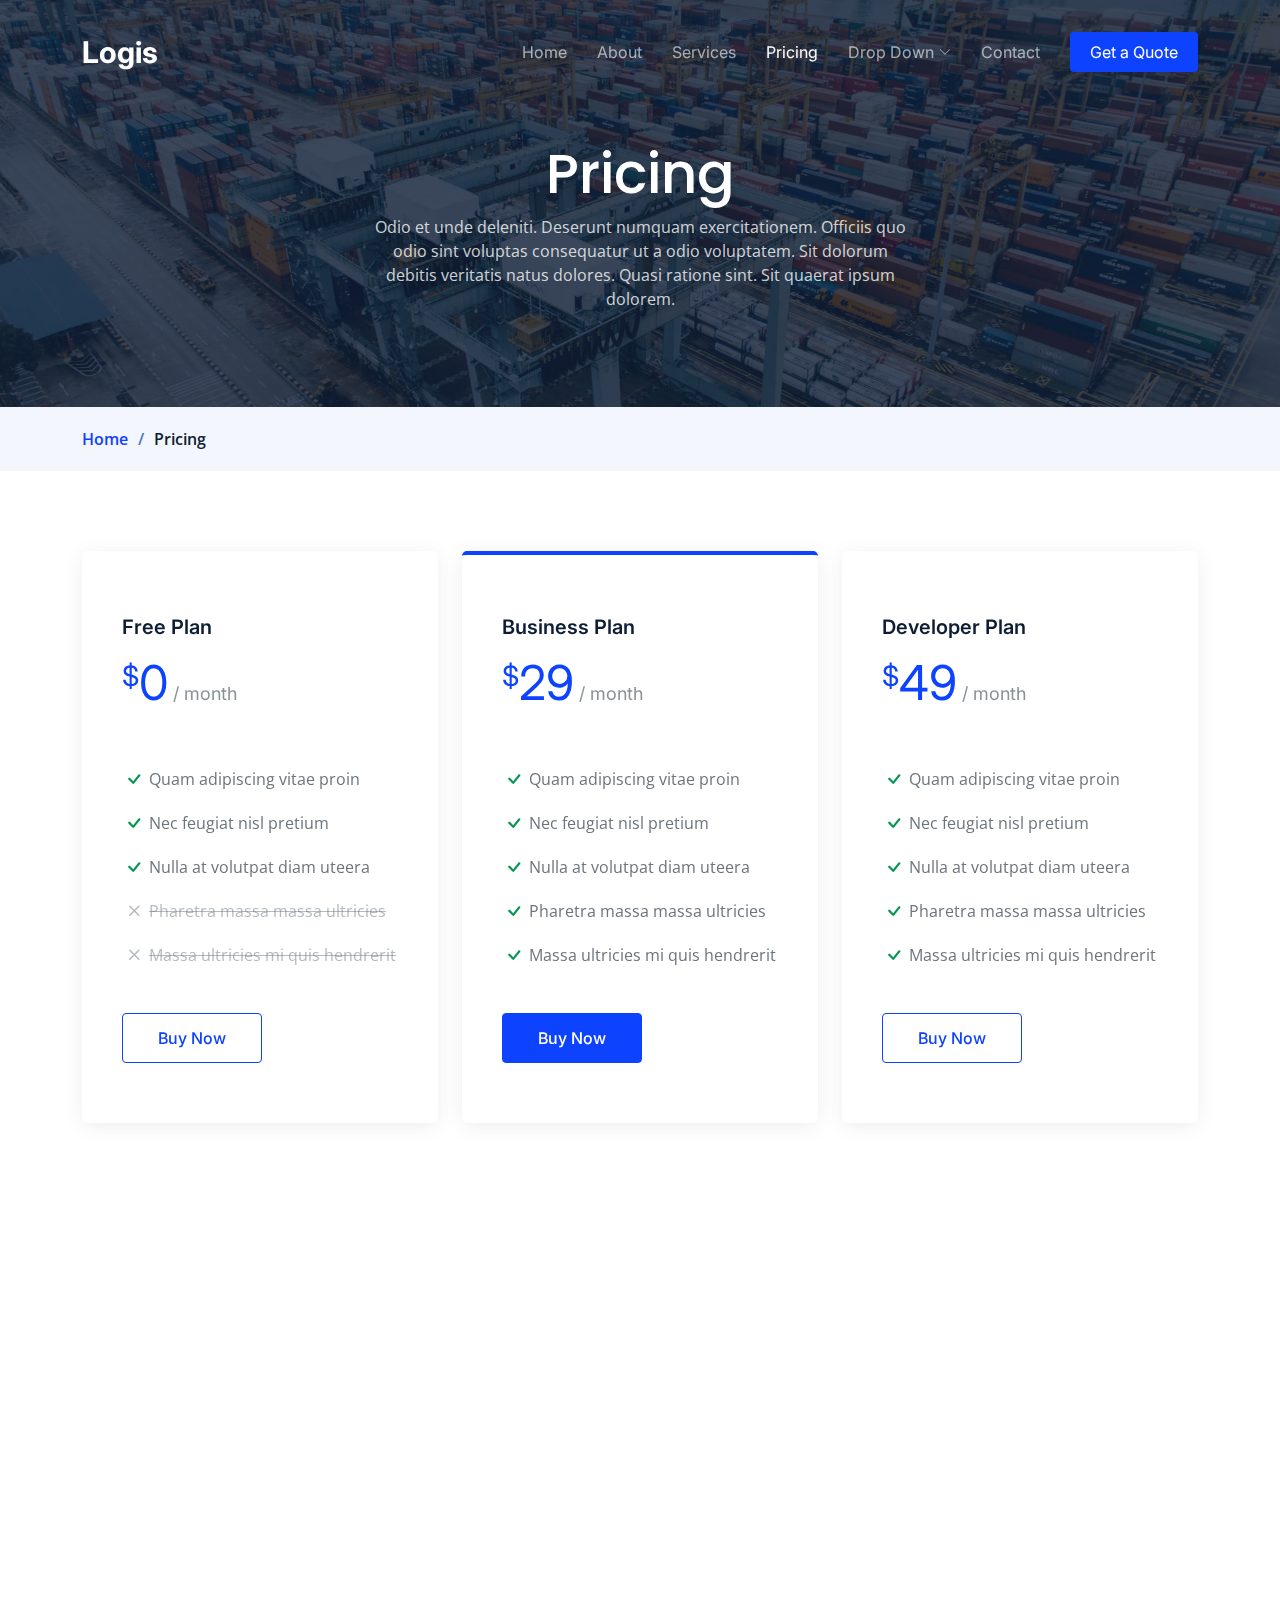
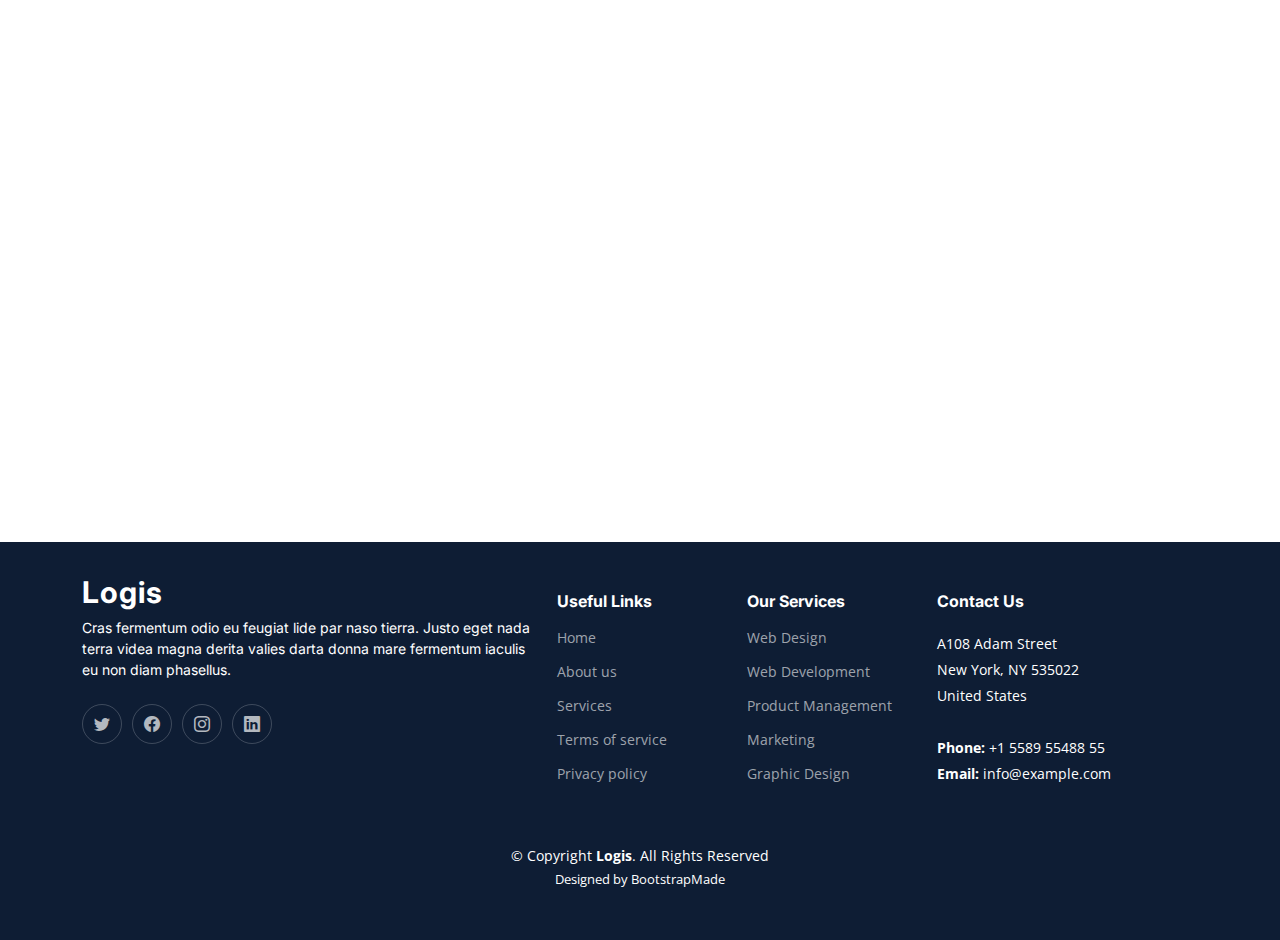
<file: pricing.html>
<!DOCTYPE html>
<html lang="en">

<head>
  <meta charset="utf-8">
  <meta content="width=device-width, initial-scale=1.0" name="viewport">

  <title>Logis Bootstrap Template - Pricing</title>
  <meta content="" name="description">
  <meta content="" name="keywords">

  <!-- Favicons -->
  <link href="assets/img/favicon.png" rel="icon">
  <link href="assets/img/apple-touch-icon.png" rel="apple-touch-icon">

  <!-- Google Fonts -->
  <link rel="preconnect" href="https://fonts.googleapis.com">
  <link rel="preconnect" href="https://fonts.gstatic.com" crossorigin>
  <link href="https://fonts.googleapis.com/css2?family=Open+Sans:ital,wght@0,300;0,400;0,500;0,600;0,700;1,300;1,400;1,600;1,700&family=Poppins:ital,wght@0,300;0,400;0,500;0,600;0,700;1,300;1,400;1,500;1,600;1,700&family=Inter:ital,wght@0,300;0,400;0,500;0,600;0,700;1,300;1,400;1,500;1,600;1,700&display=swap" rel="stylesheet">

  <!-- Vendor CSS Files -->
  <link href="assets/vendor/bootstrap/css/bootstrap.min.css" rel="stylesheet">
  <link href="assets/vendor/bootstrap-icons/bootstrap-icons.css" rel="stylesheet">
  <link href="assets/vendor/fontawesome-free/css/all.min.css" rel="stylesheet">
  <link href="assets/vendor/glightbox/css/glightbox.min.css" rel="stylesheet">
  <link href="assets/vendor/swiper/swiper-bundle.min.css" rel="stylesheet">
  <link href="assets/vendor/aos/aos.css" rel="stylesheet">

  <!-- Template Main CSS File -->
  <link href="assets/css/main.css" rel="stylesheet">

  <!-- =======================================================
  * Template Name: Logis - v1.3.0
  * Template URL: https://bootstrapmade.com/logis-bootstrap-logistics-website-template/
  * Author: BootstrapMade.com
  * License: https://bootstrapmade.com/license/
  ======================================================== -->
</head>

<body>

  <!-- ======= Header ======= -->
  <header id="header" class="header d-flex align-items-center fixed-top">
    <div class="container-fluid container-xl d-flex align-items-center justify-content-between">

      <a href="index.html" class="logo d-flex align-items-center">
        <!-- Uncomment the line below if you also wish to use an image logo -->
        <!-- <img src="assets/img/logo.png" alt=""> -->
        <h1>Logis</h1>
      </a>

      <i class="mobile-nav-toggle mobile-nav-show bi bi-list"></i>
      <i class="mobile-nav-toggle mobile-nav-hide d-none bi bi-x"></i>
      <nav id="navbar" class="navbar">
        <ul>
          <li><a href="index.html">Home</a></li>
          <li><a href="about.html">About</a></li>
          <li><a href="services.html">Services</a></li>
          <li><a href="pricing.html" class="active">Pricing</a></li>
          <li class="dropdown"><a href="#"><span>Drop Down</span> <i class="bi bi-chevron-down dropdown-indicator"></i></a>
            <ul>
              <li><a href="#">Drop Down 1</a></li>
              <li class="dropdown"><a href="#"><span>Deep Drop Down</span> <i class="bi bi-chevron-down dropdown-indicator"></i></a>
                <ul>
                  <li><a href="#">Deep Drop Down 1</a></li>
                  <li><a href="#">Deep Drop Down 2</a></li>
                  <li><a href="#">Deep Drop Down 3</a></li>
                  <li><a href="#">Deep Drop Down 4</a></li>
                  <li><a href="#">Deep Drop Down 5</a></li>
                </ul>
              </li>
              <li><a href="#">Drop Down 2</a></li>
              <li><a href="#">Drop Down 3</a></li>
              <li><a href="#">Drop Down 4</a></li>
            </ul>
          </li>
          <li><a href="contact.html">Contact</a></li>
          <li><a class="get-a-quote" href="get-a-quote.html">Get a Quote</a></li>
        </ul>
      </nav><!-- .navbar -->

    </div>
  </header><!-- End Header -->
  <!-- End Header -->

  <main id="main">

    <!-- ======= Breadcrumbs ======= -->
    <div class="breadcrumbs">
      <div class="page-header d-flex align-items-center" style="background-image: url('assets/img/page-header.jpg');">
        <div class="container position-relative">
          <div class="row d-flex justify-content-center">
            <div class="col-lg-6 text-center">
              <h2>Pricing</h2>
              <p>Odio et unde deleniti. Deserunt numquam exercitationem. Officiis quo odio sint voluptas consequatur ut a odio voluptatem. Sit dolorum debitis veritatis natus dolores. Quasi ratione sint. Sit quaerat ipsum dolorem.</p>
            </div>
          </div>
        </div>
      </div>
      <nav>
        <div class="container">
          <ol>
            <li><a href="index.html">Home</a></li>
            <li>Pricing</li>
          </ol>
        </div>
      </nav>
    </div><!-- End Breadcrumbs -->

    <!-- ======= Pricing Section ======= -->
    <section id="pricing" class="pricing">
      <div class="container" data-aos="fade-up">

        <div class="row gy-4">

          <div class="col-lg-4" data-aos="fade-up" data-aos-delay="100">
            <div class="pricing-item">
              <h3>Free Plan</h3>
              <h4><sup>$</sup>0<span> / month</span></h4>
              <ul>
                <li><i class="bi bi-check"></i> Quam adipiscing vitae proin</li>
                <li><i class="bi bi-check"></i> Nec feugiat nisl pretium</li>
                <li><i class="bi bi-check"></i> Nulla at volutpat diam uteera</li>
                <li class="na"><i class="bi bi-x"></i> <span>Pharetra massa massa ultricies</span></li>
                <li class="na"><i class="bi bi-x"></i> <span>Massa ultricies mi quis hendrerit</span></li>
              </ul>
              <a href="#" class="buy-btn">Buy Now</a>
            </div>
          </div><!-- End Pricing Item -->

          <div class="col-lg-4" data-aos="fade-up" data-aos-delay="200">
            <div class="pricing-item featured">
              <h3>Business Plan</h3>
              <h4><sup>$</sup>29<span> / month</span></h4>
              <ul>
                <li><i class="bi bi-check"></i> Quam adipiscing vitae proin</li>
                <li><i class="bi bi-check"></i> Nec feugiat nisl pretium</li>
                <li><i class="bi bi-check"></i> Nulla at volutpat diam uteera</li>
                <li><i class="bi bi-check"></i> Pharetra massa massa ultricies</li>
                <li><i class="bi bi-check"></i> Massa ultricies mi quis hendrerit</li>
              </ul>
              <a href="#" class="buy-btn">Buy Now</a>
            </div>
          </div><!-- End Pricing Item -->

          <div class="col-lg-4" data-aos="fade-up" data-aos-delay="300">
            <div class="pricing-item">
              <h3>Developer Plan</h3>
              <h4><sup>$</sup>49<span> / month</span></h4>
              <ul>
                <li><i class="bi bi-check"></i> Quam adipiscing vitae proin</li>
                <li><i class="bi bi-check"></i> Nec feugiat nisl pretium</li>
                <li><i class="bi bi-check"></i> Nulla at volutpat diam uteera</li>
                <li><i class="bi bi-check"></i> Pharetra massa massa ultricies</li>
                <li><i class="bi bi-check"></i> Massa ultricies mi quis hendrerit</li>
              </ul>
              <a href="#" class="buy-btn">Buy Now</a>
            </div>
          </div><!-- End Pricing Item -->

        </div>

      </div>
    </section><!-- End Pricing Section -->

    <!-- ======= Horizontal Pricing Section ======= -->
    <section id="horizontal-pricing" class="horizontal-pricing pt-0">
      <div class="container" data-aos="fade-up">

        <div class="section-header">
          <span>Horizontal Pricing</span>
          <h2>Horizontal Pricing</h2>

        </div>

        <div class="row gy-4 pricing-item" data-aos="fade-up" data-aos-delay="100">
          <div class="col-lg-3 d-flex align-items-center justify-content-center">
            <h3>Free Plan</h3>
          </div>
          <div class="col-lg-3 d-flex align-items-center justify-content-center">
            <h4><sup>$</sup>0<span> / month</span></h4>
          </div>
          <div class="col-lg-3 d-flex align-items-center justify-content-center">
            <ul>
              <li><i class="bi bi-check"></i> Quam adipiscing vitae proin</li>
              <li><i class="bi bi-check"></i> Nulla at volutpat diam uteera</li>
              <li class="na"><i class="bi bi-x"></i> <span>Pharetra massa massa ultricies</span></li>
            </ul>
          </div>
          <div class="col-lg-3 d-flex align-items-center justify-content-center">
            <div class="text-center"><a href="#" class="buy-btn">Buy Now</a></div>
          </div>
        </div><!-- End Pricing Item -->

        <div class="row gy-4 pricing-item featured mt-4" data-aos="fade-up" data-aos-delay="200">
          <div class="col-lg-3 d-flex align-items-center justify-content-center">
            <h3>Business Plan</h3>
          </div>
          <div class="col-lg-3 d-flex align-items-center justify-content-center">
            <h4><sup>$</sup>29<span> / month</span></h4>
          </div>
          <div class="col-lg-3 d-flex align-items-center justify-content-center">
            <ul>
              <li><i class="bi bi-check"></i> Quam adipiscing vitae proin</li>
              <li><i class="bi bi-check"></i> <strong>Nec feugiat nisl pretium</strong></li>
              <li><i class="bi bi-check"></i> Nulla at volutpat diam uteera</li>
            </ul>
          </div>
          <div class="col-lg-3 d-flex align-items-center justify-content-center">
            <div class="text-center"><a href="#" class="buy-btn">Buy Now</a></div>
          </div>
        </div><!-- End Pricing Item -->

        <div class="row gy-4 pricing-item mt-4" data-aos="fade-up" data-aos-delay="300">
          <div class="col-lg-3 d-flex align-items-center justify-content-center">
            <h3>Developer Plan</h3>
          </div>
          <div class="col-lg-3 d-flex align-items-center justify-content-center">
            <h4><sup>$</sup>49<span> / month</span></h4>
          </div>
          <div class="col-lg-3 d-flex align-items-center justify-content-center">
            <ul>
              <li><i class="bi bi-check"></i> Quam adipiscing vitae proin</li>
              <li><i class="bi bi-check"></i> Nec feugiat nisl pretium</li>
              <li><i class="bi bi-check"></i> Nulla at volutpat diam uteera</li>
            </ul>
          </div>
          <div class="col-lg-3 d-flex align-items-center justify-content-center">
            <div class="text-center"><a href="#" class="buy-btn">Buy Now</a></div>
          </div>
        </div><!-- End Pricing Item -->

      </div>
    </section><!-- End Horizontal Pricing Section -->

  </main><!-- End #main -->

  <!-- ======= Footer ======= -->
  <footer id="footer" class="footer">

    <div class="container">
      <div class="row gy-4">
        <div class="col-lg-5 col-md-12 footer-info">
          <a href="index.html" class="logo d-flex align-items-center">
            <span>Logis</span>
          </a>
          <p>Cras fermentum odio eu feugiat lide par naso tierra. Justo eget nada terra videa magna derita valies darta donna mare fermentum iaculis eu non diam phasellus.</p>
          <div class="social-links d-flex mt-4">
            <a href="#" class="twitter"><i class="bi bi-twitter"></i></a>
            <a href="#" class="facebook"><i class="bi bi-facebook"></i></a>
            <a href="#" class="instagram"><i class="bi bi-instagram"></i></a>
            <a href="#" class="linkedin"><i class="bi bi-linkedin"></i></a>
          </div>
        </div>

        <div class="col-lg-2 col-6 footer-links">
          <h4>Useful Links</h4>
          <ul>
            <li><a href="#">Home</a></li>
            <li><a href="#">About us</a></li>
            <li><a href="#">Services</a></li>
            <li><a href="#">Terms of service</a></li>
            <li><a href="#">Privacy policy</a></li>
          </ul>
        </div>

        <div class="col-lg-2 col-6 footer-links">
          <h4>Our Services</h4>
          <ul>
            <li><a href="#">Web Design</a></li>
            <li><a href="#">Web Development</a></li>
            <li><a href="#">Product Management</a></li>
            <li><a href="#">Marketing</a></li>
            <li><a href="#">Graphic Design</a></li>
          </ul>
        </div>

        <div class="col-lg-3 col-md-12 footer-contact text-center text-md-start">
          <h4>Contact Us</h4>
          <p>
            A108 Adam Street <br>
            New York, NY 535022<br>
            United States <br><br>
            <strong>Phone:</strong> +1 5589 55488 55<br>
            <strong>Email:</strong> info@example.com<br>
          </p>

        </div>

      </div>
    </div>

    <div class="container mt-4">
      <div class="copyright">
        &copy; Copyright <strong><span>Logis</span></strong>. All Rights Reserved
      </div>
      <div class="credits">
        <!-- All the links in the footer should remain intact. -->
        <!-- You can delete the links only if you purchased the pro version. -->
        <!-- Licensing information: https://bootstrapmade.com/license/ -->
        <!-- Purchase the pro version with working PHP/AJAX contact form: https://bootstrapmade.com/logis-bootstrap-logistics-website-template/ -->
        Designed by <a href="https://bootstrapmade.com/">BootstrapMade</a>
      </div>
    </div>

  </footer><!-- End Footer -->
  <!-- End Footer -->

  <a href="#" class="scroll-top d-flex align-items-center justify-content-center"><i class="bi bi-arrow-up-short"></i></a>

  <div id="preloader"></div>

  <!-- Vendor JS Files -->
  <script src="assets/vendor/bootstrap/js/bootstrap.bundle.min.js"></script>
  <script src="assets/vendor/purecounter/purecounter_vanilla.js"></script>
  <script src="assets/vendor/glightbox/js/glightbox.min.js"></script>
  <script src="assets/vendor/swiper/swiper-bundle.min.js"></script>
  <script src="assets/vendor/aos/aos.js"></script>
  <script src="assets/vendor/php-email-form/validate.js"></script>

  <!-- Template Main JS File -->
  <script src="assets/js/main.js"></script>

</body>

</html>
</file>
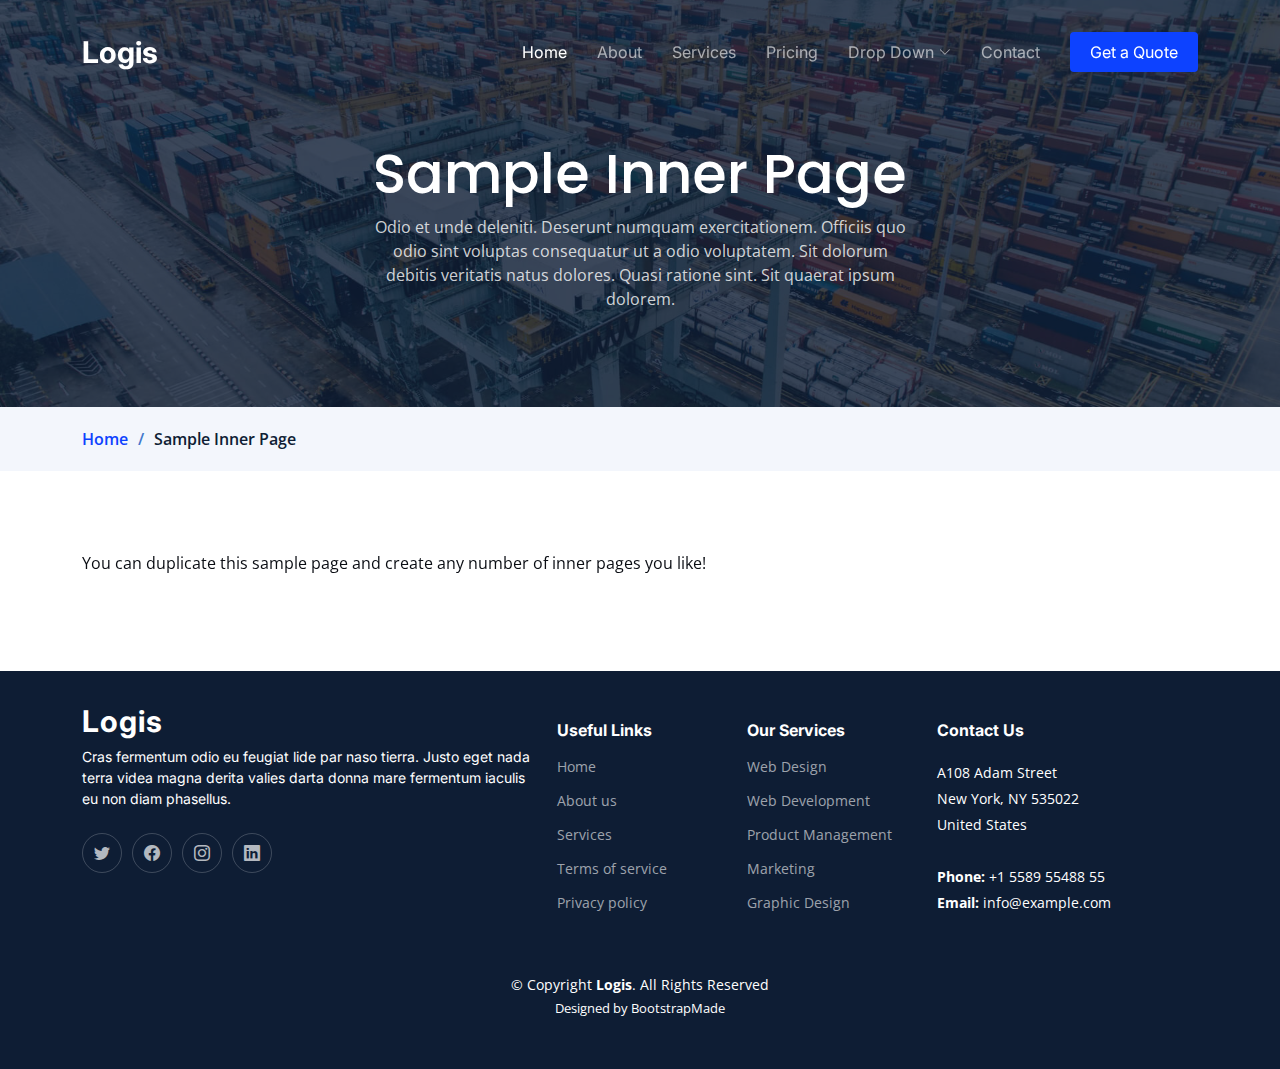
<file: sample-inner-page.html>
<!DOCTYPE html>
<html lang="en">

<head>
  <meta charset="utf-8">
  <meta content="width=device-width, initial-scale=1.0" name="viewport">

  <title>[Template] Sample Inner Page</title>
  <meta content="" name="description">
  <meta content="" name="keywords">

  <!-- Favicons -->
  <link href="assets/img/favicon.png" rel="icon">
  <link href="assets/img/apple-touch-icon.png" rel="apple-touch-icon">

  <!-- Google Fonts -->
  <link rel="preconnect" href="https://fonts.googleapis.com">
  <link rel="preconnect" href="https://fonts.gstatic.com" crossorigin>
  <link href="https://fonts.googleapis.com/css2?family=Open+Sans:ital,wght@0,300;0,400;0,500;0,600;0,700;1,300;1,400;1,600;1,700&family=Poppins:ital,wght@0,300;0,400;0,500;0,600;0,700;1,300;1,400;1,500;1,600;1,700&family=Inter:ital,wght@0,300;0,400;0,500;0,600;0,700;1,300;1,400;1,500;1,600;1,700&display=swap" rel="stylesheet">

  <!-- Vendor CSS Files -->
  <link href="assets/vendor/bootstrap/css/bootstrap.min.css" rel="stylesheet">
  <link href="assets/vendor/bootstrap-icons/bootstrap-icons.css" rel="stylesheet">
  <link href="assets/vendor/fontawesome-free/css/all.min.css" rel="stylesheet">
  <link href="assets/vendor/glightbox/css/glightbox.min.css" rel="stylesheet">
  <link href="assets/vendor/swiper/swiper-bundle.min.css" rel="stylesheet">
  <link href="assets/vendor/aos/aos.css" rel="stylesheet">

  <!-- Template Main CSS File -->
  <link href="assets/css/main.css" rel="stylesheet">

  <!-- =======================================================
  * Template Name: Logis - v1.3.0
  * Template URL: https://bootstrapmade.com/logis-bootstrap-logistics-website-template/
  * Author: BootstrapMade.com
  * License: https://bootstrapmade.com/license/
  ======================================================== -->
</head>

<body>

  <!-- ======= Header ======= -->
  <header id="header" class="header d-flex align-items-center fixed-top">
    <div class="container-fluid container-xl d-flex align-items-center justify-content-between">

      <a href="index.html" class="logo d-flex align-items-center">
        <!-- Uncomment the line below if you also wish to use an image logo -->
        <!-- <img src="assets/img/logo.png" alt=""> -->
        <h1>Logis</h1>
      </a>

      <i class="mobile-nav-toggle mobile-nav-show bi bi-list"></i>
      <i class="mobile-nav-toggle mobile-nav-hide d-none bi bi-x"></i>
      <nav id="navbar" class="navbar">
        <ul>
          <li><a href="index.html" class="active">Home</a></li>
          <li><a href="about.html">About</a></li>
          <li><a href="services.html">Services</a></li>
          <li><a href="pricing.html">Pricing</a></li>
          <li class="dropdown"><a href="#"><span>Drop Down</span> <i class="bi bi-chevron-down dropdown-indicator"></i></a>
            <ul>
              <li><a href="#">Drop Down 1</a></li>
              <li class="dropdown"><a href="#"><span>Deep Drop Down</span> <i class="bi bi-chevron-down dropdown-indicator"></i></a>
                <ul>
                  <li><a href="#">Deep Drop Down 1</a></li>
                  <li><a href="#">Deep Drop Down 2</a></li>
                  <li><a href="#">Deep Drop Down 3</a></li>
                  <li><a href="#">Deep Drop Down 4</a></li>
                  <li><a href="#">Deep Drop Down 5</a></li>
                </ul>
              </li>
              <li><a href="#">Drop Down 2</a></li>
              <li><a href="#">Drop Down 3</a></li>
              <li><a href="#">Drop Down 4</a></li>
            </ul>
          </li>
          <li><a href="contact.html">Contact</a></li>
          <li><a class="get-a-quote" href="get-a-quote.html">Get a Quote</a></li>
        </ul>
      </nav><!-- .navbar -->

    </div>
  </header><!-- End Header -->
  <!-- End Header -->

  <main id="main">

    <!-- ======= Breadcrumbs ======= -->
    <div class="breadcrumbs">
      <div class="page-header d-flex align-items-center" style="background-image: url('assets/img/page-header.jpg');">
        <div class="container position-relative">
          <div class="row d-flex justify-content-center">
            <div class="col-lg-6 text-center">
              <h2>Sample Inner Page</h2>
              <p>Odio et unde deleniti. Deserunt numquam exercitationem. Officiis quo odio sint voluptas consequatur ut a odio voluptatem. Sit dolorum debitis veritatis natus dolores. Quasi ratione sint. Sit quaerat ipsum dolorem.</p>
            </div>
          </div>
        </div>
      </div>
      <nav>
        <div class="container">
          <ol>
            <li><a href="index.html">Home</a></li>
            <li>Sample Inner Page</li>
          </ol>
        </div>
      </nav>
    </div><!-- End Breadcrumbs -->

    <section class="sample-page">
      <div class="container" data-aos="fade-up">
        <p>
          You can duplicate this sample page and create any number of inner pages you like!
        </p>
      </div>
    </section>

  </main><!-- End #main -->

  <!-- ======= Footer ======= -->
  <footer id="footer" class="footer">

    <div class="container">
      <div class="row gy-4">
        <div class="col-lg-5 col-md-12 footer-info">
          <a href="index.html" class="logo d-flex align-items-center">
            <span>Logis</span>
          </a>
          <p>Cras fermentum odio eu feugiat lide par naso tierra. Justo eget nada terra videa magna derita valies darta donna mare fermentum iaculis eu non diam phasellus.</p>
          <div class="social-links d-flex mt-4">
            <a href="#" class="twitter"><i class="bi bi-twitter"></i></a>
            <a href="#" class="facebook"><i class="bi bi-facebook"></i></a>
            <a href="#" class="instagram"><i class="bi bi-instagram"></i></a>
            <a href="#" class="linkedin"><i class="bi bi-linkedin"></i></a>
          </div>
        </div>

        <div class="col-lg-2 col-6 footer-links">
          <h4>Useful Links</h4>
          <ul>
            <li><a href="#">Home</a></li>
            <li><a href="#">About us</a></li>
            <li><a href="#">Services</a></li>
            <li><a href="#">Terms of service</a></li>
            <li><a href="#">Privacy policy</a></li>
          </ul>
        </div>

        <div class="col-lg-2 col-6 footer-links">
          <h4>Our Services</h4>
          <ul>
            <li><a href="#">Web Design</a></li>
            <li><a href="#">Web Development</a></li>
            <li><a href="#">Product Management</a></li>
            <li><a href="#">Marketing</a></li>
            <li><a href="#">Graphic Design</a></li>
          </ul>
        </div>

        <div class="col-lg-3 col-md-12 footer-contact text-center text-md-start">
          <h4>Contact Us</h4>
          <p>
            A108 Adam Street <br>
            New York, NY 535022<br>
            United States <br><br>
            <strong>Phone:</strong> +1 5589 55488 55<br>
            <strong>Email:</strong> info@example.com<br>
          </p>

        </div>

      </div>
    </div>

    <div class="container mt-4">
      <div class="copyright">
        &copy; Copyright <strong><span>Logis</span></strong>. All Rights Reserved
      </div>
      <div class="credits">
        <!-- All the links in the footer should remain intact. -->
        <!-- You can delete the links only if you purchased the pro version. -->
        <!-- Licensing information: https://bootstrapmade.com/license/ -->
        <!-- Purchase the pro version with working PHP/AJAX contact form: https://bootstrapmade.com/logis-bootstrap-logistics-website-template/ -->
        Designed by <a href="https://bootstrapmade.com/">BootstrapMade</a>
      </div>
    </div>

  </footer><!-- End Footer -->
  <!-- End Footer -->

  <a href="#" class="scroll-top d-flex align-items-center justify-content-center"><i class="bi bi-arrow-up-short"></i></a>

  <div id="preloader"></div>

  <!-- Vendor JS Files -->
  <script src="assets/vendor/bootstrap/js/bootstrap.bundle.min.js"></script>
  <script src="assets/vendor/purecounter/purecounter_vanilla.js"></script>
  <script src="assets/vendor/glightbox/js/glightbox.min.js"></script>
  <script src="assets/vendor/swiper/swiper-bundle.min.js"></script>
  <script src="assets/vendor/aos/aos.js"></script>
  <script src="assets/vendor/php-email-form/validate.js"></script>

  <!-- Template Main JS File -->
  <script src="assets/js/main.js"></script>

</body>

</html>
</file>
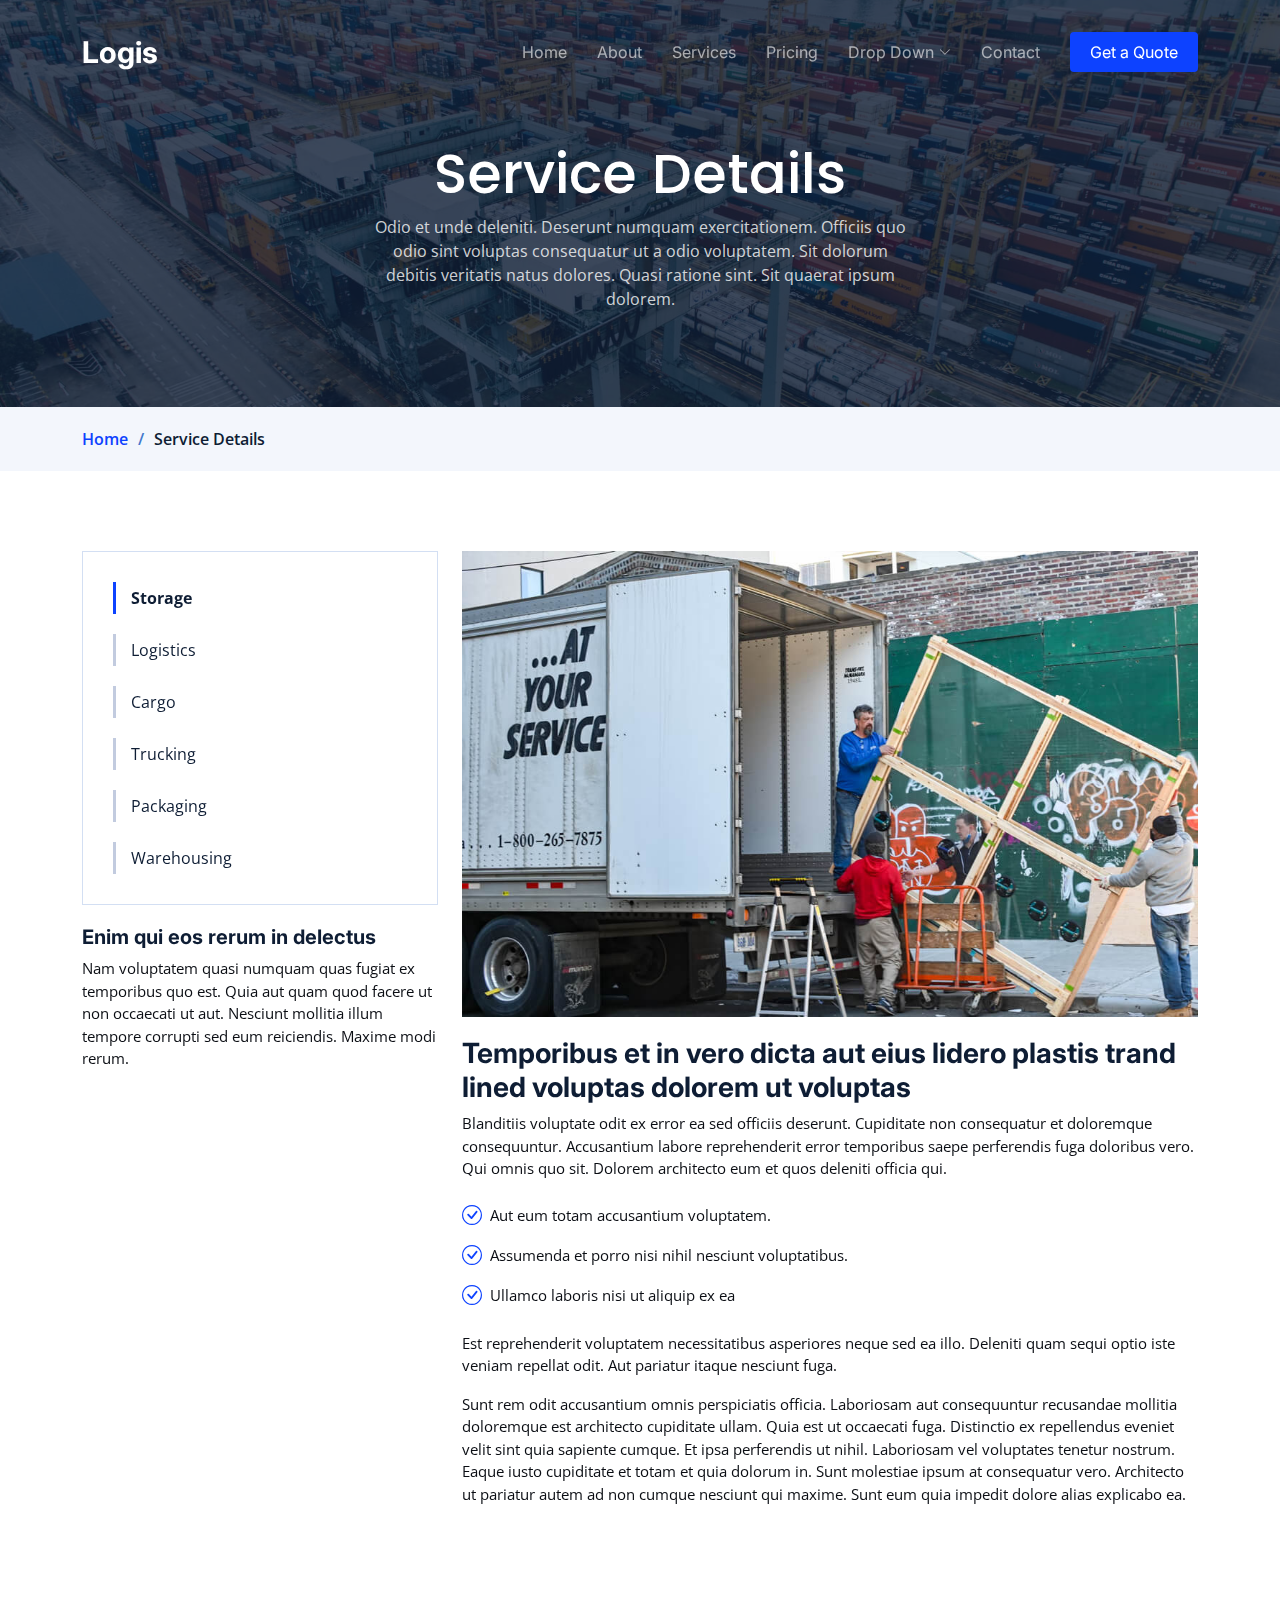
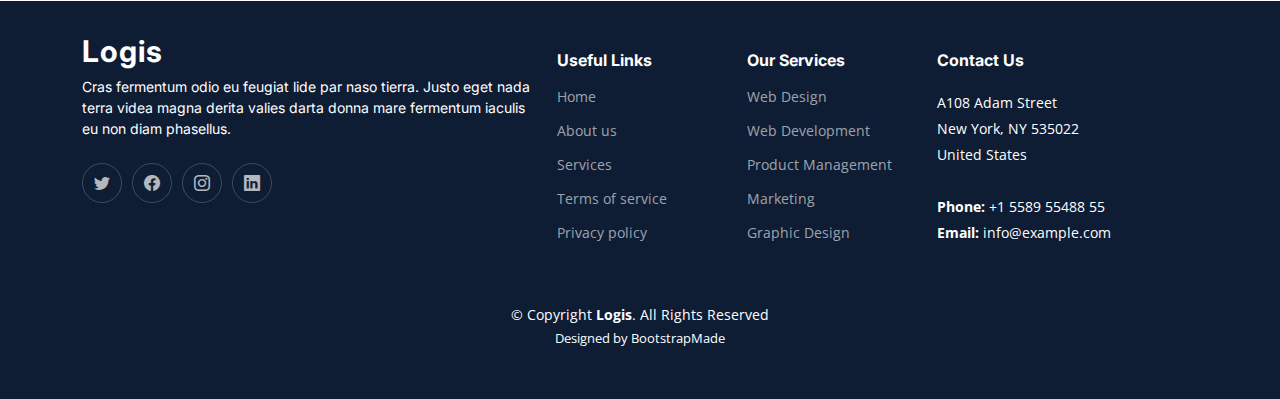
<file: service-details.html>
<!DOCTYPE html>
<html lang="en">

<head>
  <meta charset="utf-8">
  <meta content="width=device-width, initial-scale=1.0" name="viewport">

  <title>Logis Bootstrap Template - Service Details</title>
  <meta content="" name="description">
  <meta content="" name="keywords">

  <!-- Favicons -->
  <link href="assets/img/favicon.png" rel="icon">
  <link href="assets/img/apple-touch-icon.png" rel="apple-touch-icon">

  <!-- Google Fonts -->
  <link rel="preconnect" href="https://fonts.googleapis.com">
  <link rel="preconnect" href="https://fonts.gstatic.com" crossorigin>
  <link href="https://fonts.googleapis.com/css2?family=Open+Sans:ital,wght@0,300;0,400;0,500;0,600;0,700;1,300;1,400;1,600;1,700&family=Poppins:ital,wght@0,300;0,400;0,500;0,600;0,700;1,300;1,400;1,500;1,600;1,700&family=Inter:ital,wght@0,300;0,400;0,500;0,600;0,700;1,300;1,400;1,500;1,600;1,700&display=swap" rel="stylesheet">

  <!-- Vendor CSS Files -->
  <link href="assets/vendor/bootstrap/css/bootstrap.min.css" rel="stylesheet">
  <link href="assets/vendor/bootstrap-icons/bootstrap-icons.css" rel="stylesheet">
  <link href="assets/vendor/fontawesome-free/css/all.min.css" rel="stylesheet">
  <link href="assets/vendor/glightbox/css/glightbox.min.css" rel="stylesheet">
  <link href="assets/vendor/swiper/swiper-bundle.min.css" rel="stylesheet">
  <link href="assets/vendor/aos/aos.css" rel="stylesheet">

  <!-- Template Main CSS File -->
  <link href="assets/css/main.css" rel="stylesheet">

  <!-- =======================================================
  * Template Name: Logis - v1.3.0
  * Template URL: https://bootstrapmade.com/logis-bootstrap-logistics-website-template/
  * Author: BootstrapMade.com
  * License: https://bootstrapmade.com/license/
  ======================================================== -->
</head>

<body>

  <!-- ======= Header ======= -->
  <header id="header" class="header d-flex align-items-center fixed-top">
    <div class="container-fluid container-xl d-flex align-items-center justify-content-between">

      <a href="index.html" class="logo d-flex align-items-center">
        <!-- Uncomment the line below if you also wish to use an image logo -->
        <!-- <img src="assets/img/logo.png" alt=""> -->
        <h1>Logis</h1>
      </a>

      <i class="mobile-nav-toggle mobile-nav-show bi bi-list"></i>
      <i class="mobile-nav-toggle mobile-nav-hide d-none bi bi-x"></i>
      <nav id="navbar" class="navbar">
        <ul>
          <li><a href="index.html">Home</a></li>
          <li><a href="about.html">About</a></li>
          <li><a href="services.html">Services</a></li>
          <li><a href="pricing.html">Pricing</a></li>
          <li class="dropdown"><a href="#"><span>Drop Down</span> <i class="bi bi-chevron-down dropdown-indicator"></i></a>
            <ul>
              <li><a href="#">Drop Down 1</a></li>
              <li class="dropdown"><a href="#"><span>Deep Drop Down</span> <i class="bi bi-chevron-down dropdown-indicator"></i></a>
                <ul>
                  <li><a href="#">Deep Drop Down 1</a></li>
                  <li><a href="#">Deep Drop Down 2</a></li>
                  <li><a href="#">Deep Drop Down 3</a></li>
                  <li><a href="#">Deep Drop Down 4</a></li>
                  <li><a href="#">Deep Drop Down 5</a></li>
                </ul>
              </li>
              <li><a href="#">Drop Down 2</a></li>
              <li><a href="#">Drop Down 3</a></li>
              <li><a href="#">Drop Down 4</a></li>
            </ul>
          </li>
          <li><a href="contact.html">Contact</a></li>
          <li><a class="get-a-quote" href="get-a-quote.html">Get a Quote</a></li>
        </ul>
      </nav><!-- .navbar -->

    </div>
  </header><!-- End Header -->
  <!-- End Header -->

  <main id="main">

    <!-- ======= Breadcrumbs ======= -->
    <div class="breadcrumbs">
      <div class="page-header d-flex align-items-center" style="background-image: url('assets/img/page-header.jpg');">
        <div class="container position-relative">
          <div class="row d-flex justify-content-center">
            <div class="col-lg-6 text-center">
              <h2>Service Details</h2>
              <p>Odio et unde deleniti. Deserunt numquam exercitationem. Officiis quo odio sint voluptas consequatur ut a odio voluptatem. Sit dolorum debitis veritatis natus dolores. Quasi ratione sint. Sit quaerat ipsum dolorem.</p>
            </div>
          </div>
        </div>
      </div>
      <nav>
        <div class="container">
          <ol>
            <li><a href="index.html">Home</a></li>
            <li>Service Details</li>
          </ol>
        </div>
      </nav>
    </div><!-- End Breadcrumbs -->

    <!-- ======= Service Details Section ======= -->
    <section id="service-details" class="service-details">
      <div class="container" data-aos="fade-up">

        <div class="row gy-4">

          <div class="col-lg-4">
            <div class="services-list">
              <a href="#" class="active">Storage</a>
              <a href="#">Logistics</a>
              <a href="#">Cargo</a>
              <a href="#">Trucking</a>
              <a href="#">Packaging</a>
              <a href="#">Warehousing</a>
            </div>

            <h4>Enim qui eos rerum in delectus</h4>
            <p>Nam voluptatem quasi numquam quas fugiat ex temporibus quo est. Quia aut quam quod facere ut non occaecati ut aut. Nesciunt mollitia illum tempore corrupti sed eum reiciendis. Maxime modi rerum.</p>
          </div>

          <div class="col-lg-8">
            <img src="assets/img/service-details.jpg" alt="" class="img-fluid services-img">
            <h3>Temporibus et in vero dicta aut eius lidero plastis trand lined voluptas dolorem ut voluptas</h3>
            <p>
              Blanditiis voluptate odit ex error ea sed officiis deserunt. Cupiditate non consequatur et doloremque consequuntur. Accusantium labore reprehenderit error temporibus saepe perferendis fuga doloribus vero. Qui omnis quo sit. Dolorem architecto eum et quos deleniti officia qui.
            </p>
            <ul>
              <li><i class="bi bi-check-circle"></i> <span>Aut eum totam accusantium voluptatem.</span></li>
              <li><i class="bi bi-check-circle"></i> <span>Assumenda et porro nisi nihil nesciunt voluptatibus.</span></li>
              <li><i class="bi bi-check-circle"></i> <span>Ullamco laboris nisi ut aliquip ex ea</span></li>
            </ul>
            <p>
              Est reprehenderit voluptatem necessitatibus asperiores neque sed ea illo. Deleniti quam sequi optio iste veniam repellat odit. Aut pariatur itaque nesciunt fuga.
            </p>
            <p>
              Sunt rem odit accusantium omnis perspiciatis officia. Laboriosam aut consequuntur recusandae mollitia doloremque est architecto cupiditate ullam. Quia est ut occaecati fuga. Distinctio ex repellendus eveniet velit sint quia sapiente cumque. Et ipsa perferendis ut nihil. Laboriosam vel voluptates tenetur nostrum. Eaque iusto cupiditate et totam et quia dolorum in. Sunt molestiae ipsum at consequatur vero. Architecto ut pariatur autem ad non cumque nesciunt qui maxime. Sunt eum quia impedit dolore alias explicabo ea.
            </p>
          </div>

        </div>

      </div>
    </section><!-- End Service Details Section -->

  </main><!-- End #main -->

  <!-- ======= Footer ======= -->
  <footer id="footer" class="footer">

    <div class="container">
      <div class="row gy-4">
        <div class="col-lg-5 col-md-12 footer-info">
          <a href="index.html" class="logo d-flex align-items-center">
            <span>Logis</span>
          </a>
          <p>Cras fermentum odio eu feugiat lide par naso tierra. Justo eget nada terra videa magna derita valies darta donna mare fermentum iaculis eu non diam phasellus.</p>
          <div class="social-links d-flex mt-4">
            <a href="#" class="twitter"><i class="bi bi-twitter"></i></a>
            <a href="#" class="facebook"><i class="bi bi-facebook"></i></a>
            <a href="#" class="instagram"><i class="bi bi-instagram"></i></a>
            <a href="#" class="linkedin"><i class="bi bi-linkedin"></i></a>
          </div>
        </div>

        <div class="col-lg-2 col-6 footer-links">
          <h4>Useful Links</h4>
          <ul>
            <li><a href="#">Home</a></li>
            <li><a href="#">About us</a></li>
            <li><a href="#">Services</a></li>
            <li><a href="#">Terms of service</a></li>
            <li><a href="#">Privacy policy</a></li>
          </ul>
        </div>

        <div class="col-lg-2 col-6 footer-links">
          <h4>Our Services</h4>
          <ul>
            <li><a href="#">Web Design</a></li>
            <li><a href="#">Web Development</a></li>
            <li><a href="#">Product Management</a></li>
            <li><a href="#">Marketing</a></li>
            <li><a href="#">Graphic Design</a></li>
          </ul>
        </div>

        <div class="col-lg-3 col-md-12 footer-contact text-center text-md-start">
          <h4>Contact Us</h4>
          <p>
            A108 Adam Street <br>
            New York, NY 535022<br>
            United States <br><br>
            <strong>Phone:</strong> +1 5589 55488 55<br>
            <strong>Email:</strong> info@example.com<br>
          </p>

        </div>

      </div>
    </div>

    <div class="container mt-4">
      <div class="copyright">
        &copy; Copyright <strong><span>Logis</span></strong>. All Rights Reserved
      </div>
      <div class="credits">
        <!-- All the links in the footer should remain intact. -->
        <!-- You can delete the links only if you purchased the pro version. -->
        <!-- Licensing information: https://bootstrapmade.com/license/ -->
        <!-- Purchase the pro version with working PHP/AJAX contact form: https://bootstrapmade.com/logis-bootstrap-logistics-website-template/ -->
        Designed by <a href="https://bootstrapmade.com/">BootstrapMade</a>
      </div>
    </div>

  </footer><!-- End Footer -->
  <!-- End Footer -->

  <a href="#" class="scroll-top d-flex align-items-center justify-content-center"><i class="bi bi-arrow-up-short"></i></a>

  <div id="preloader"></div>

  <!-- Vendor JS Files -->
  <script src="assets/vendor/bootstrap/js/bootstrap.bundle.min.js"></script>
  <script src="assets/vendor/purecounter/purecounter_vanilla.js"></script>
  <script src="assets/vendor/glightbox/js/glightbox.min.js"></script>
  <script src="assets/vendor/swiper/swiper-bundle.min.js"></script>
  <script src="assets/vendor/aos/aos.js"></script>
  <script src="assets/vendor/php-email-form/validate.js"></script>

  <!-- Template Main JS File -->
  <script src="assets/js/main.js"></script>

</body>

</html>
</file>
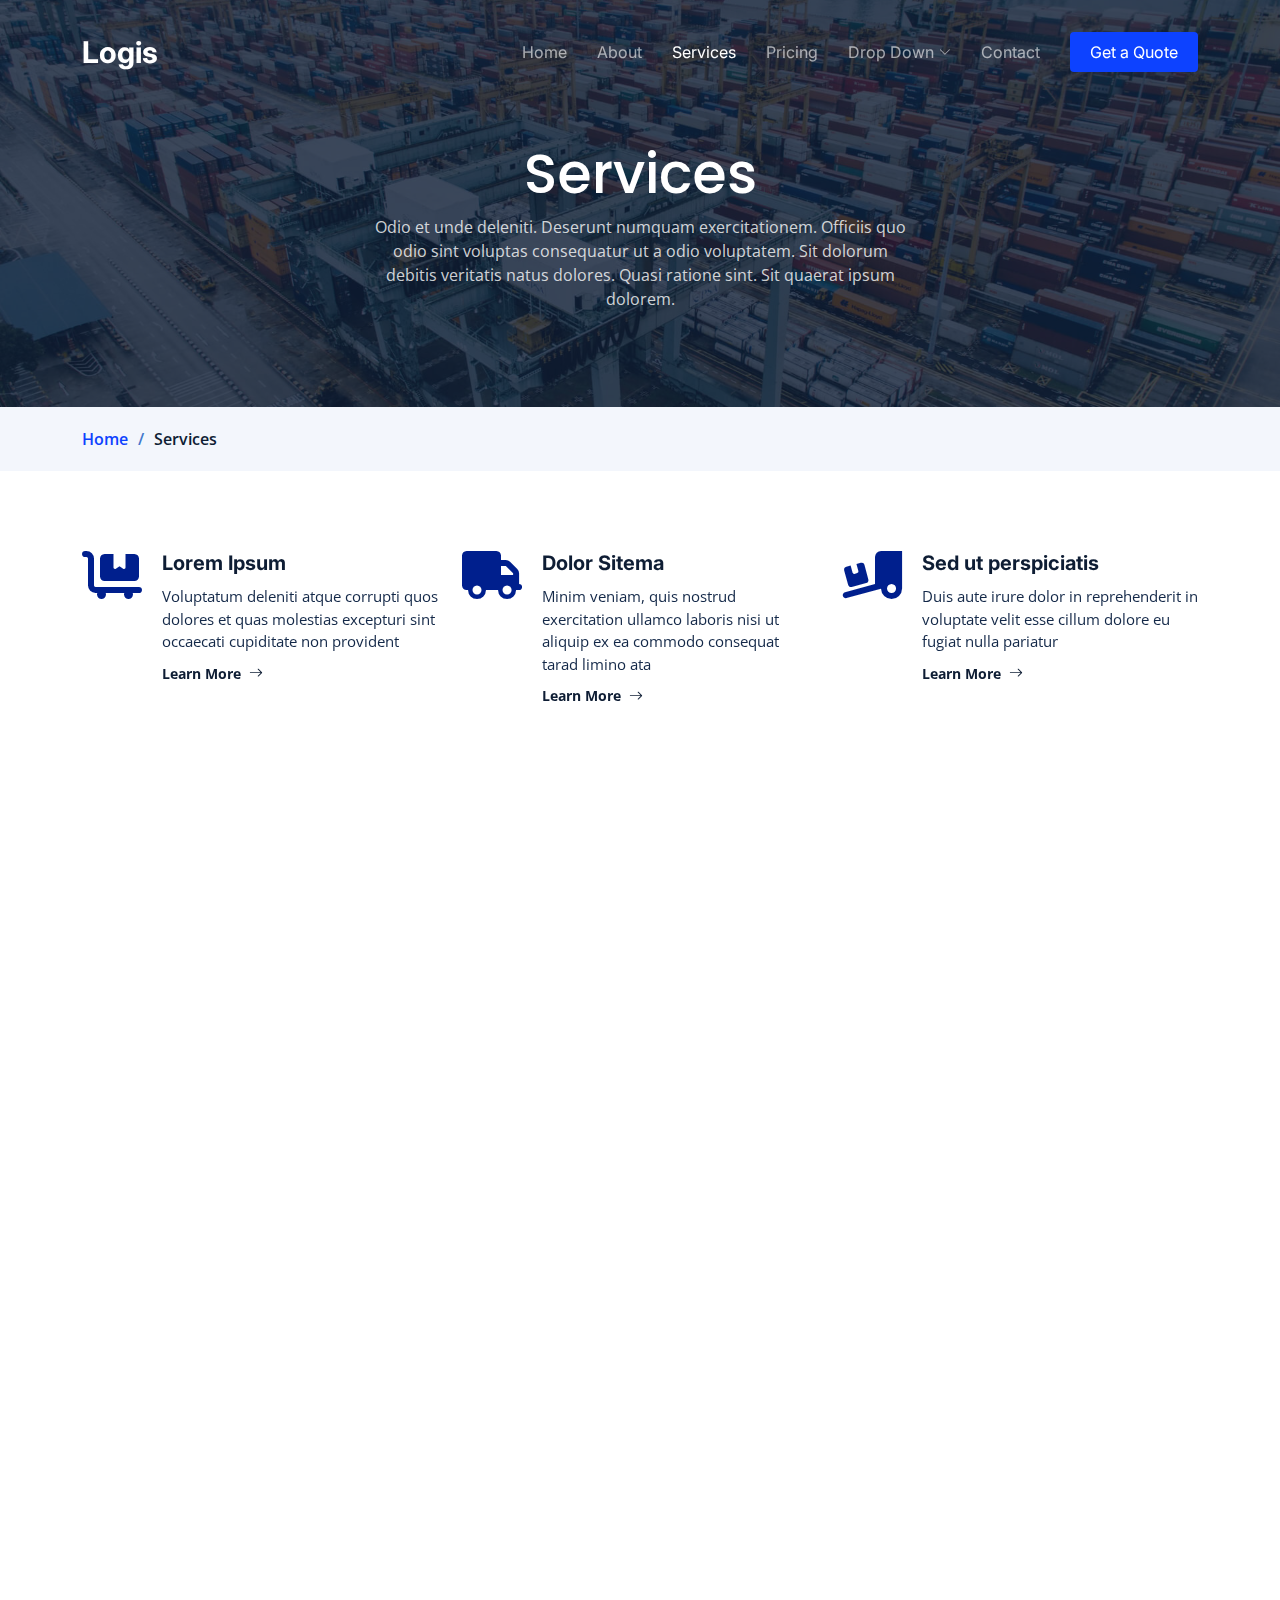
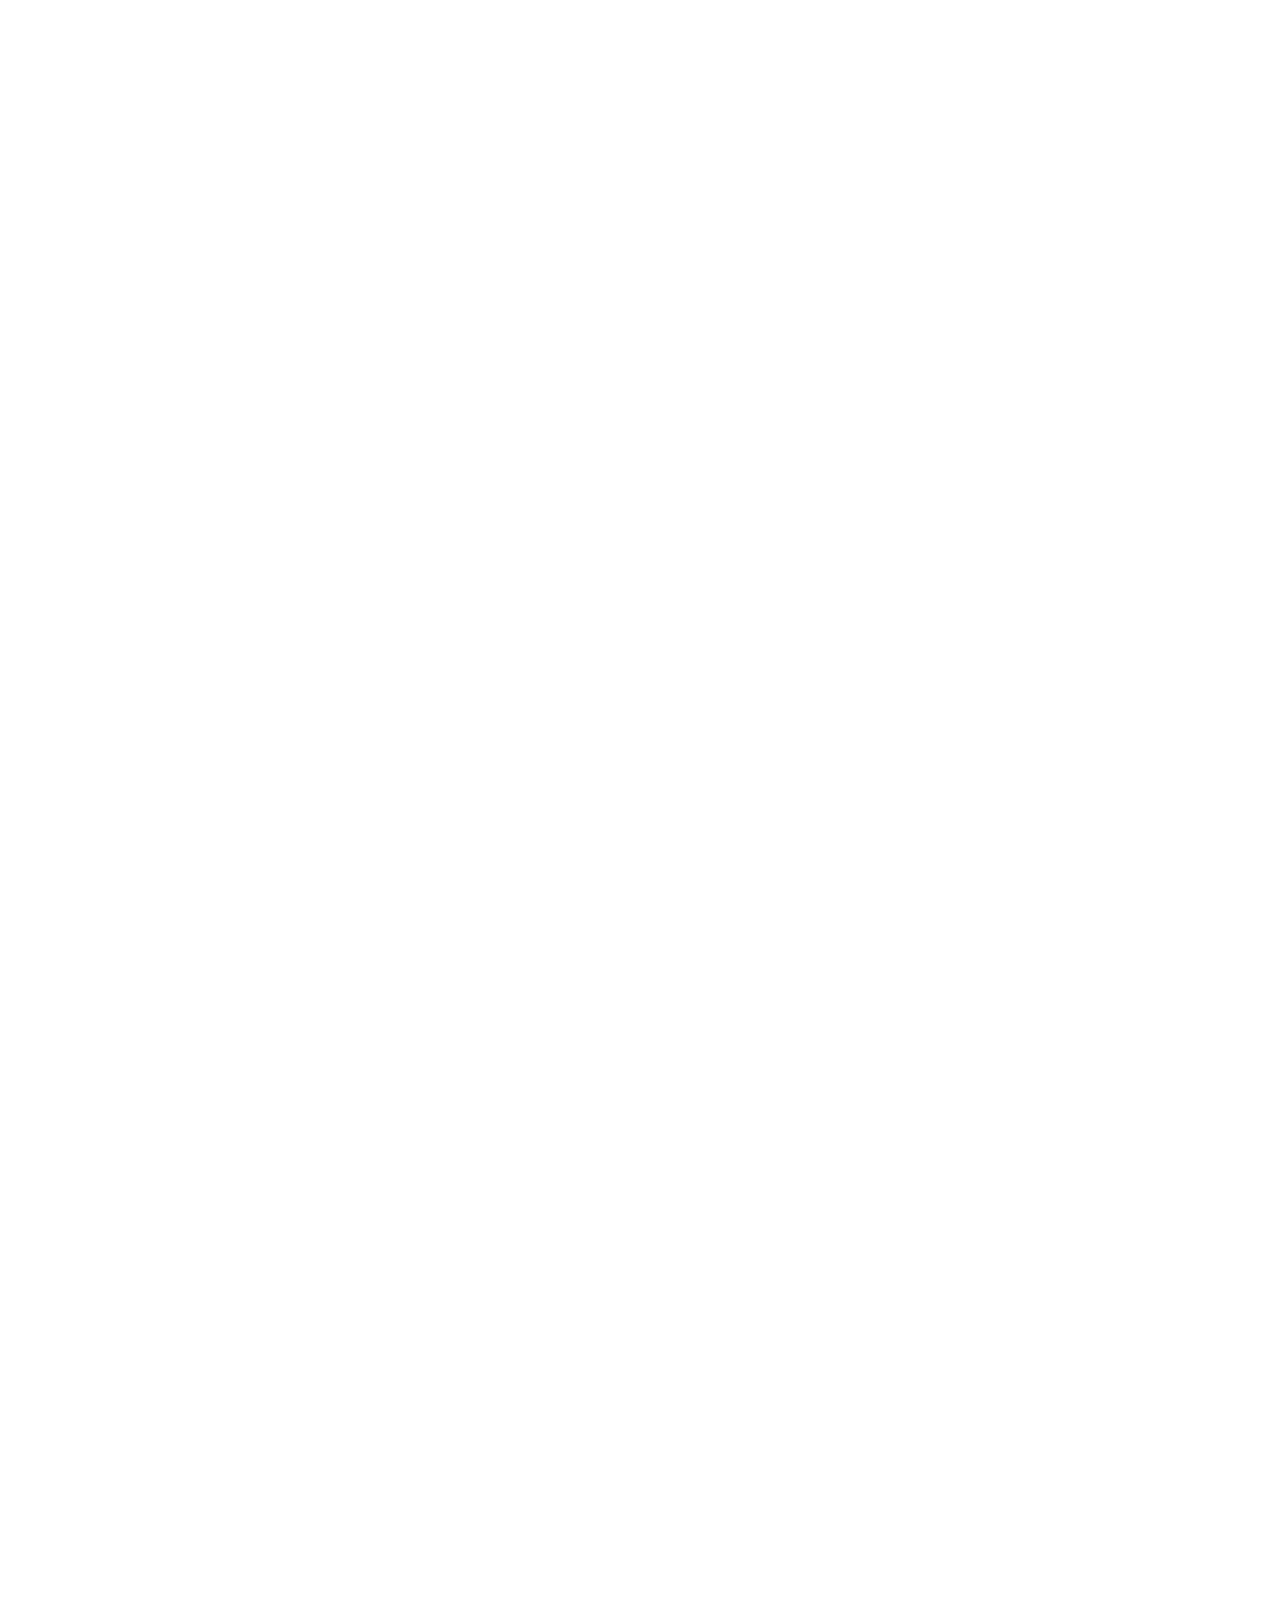
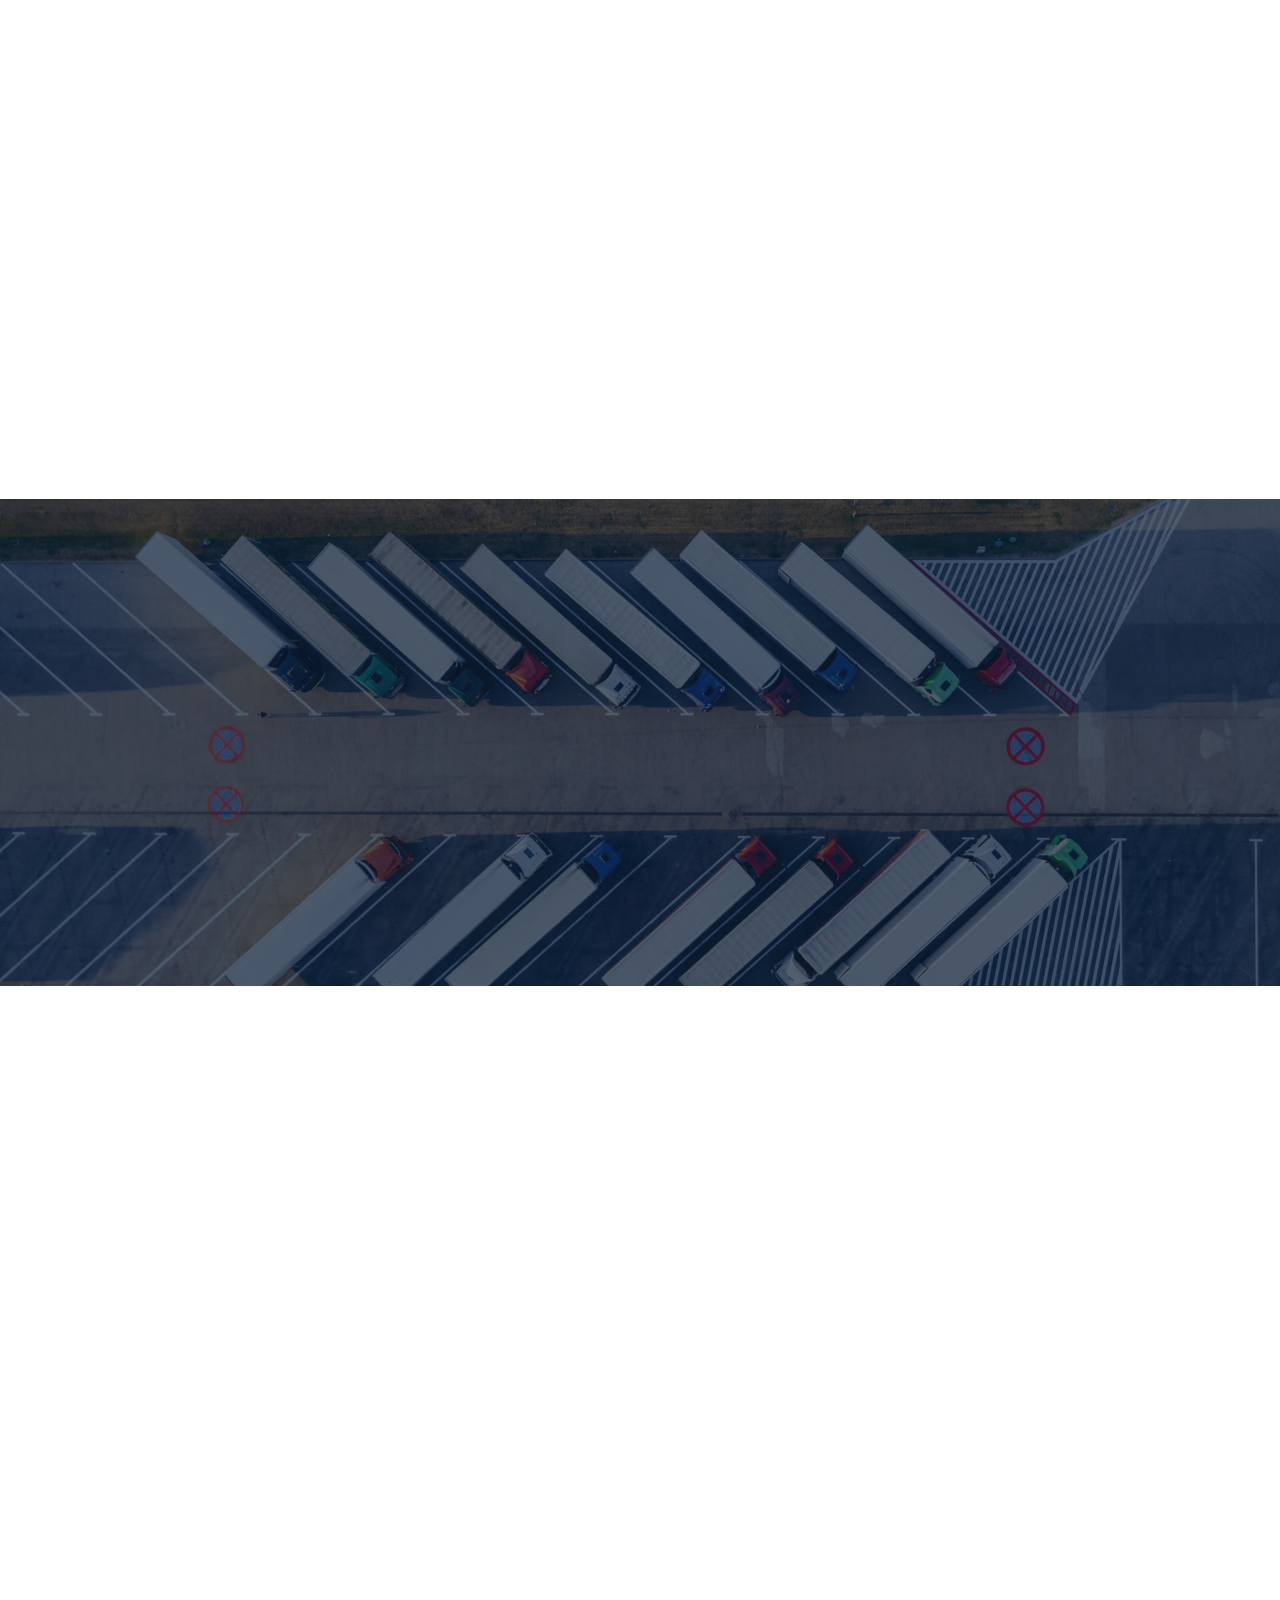
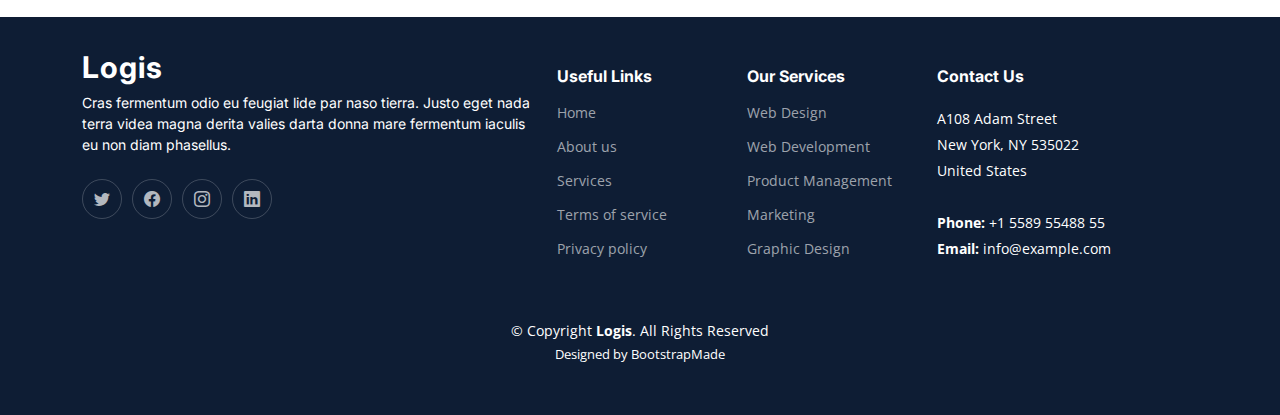
<file: services.html>
<!DOCTYPE html>
<html lang="en">

<head>
  <meta charset="utf-8">
  <meta content="width=device-width, initial-scale=1.0" name="viewport">

  <title>Logis Bootstrap Template - Services</title>
  <meta content="" name="description">
  <meta content="" name="keywords">

  <!-- Favicons -->
  <link href="assets/img/favicon.png" rel="icon">
  <link href="assets/img/apple-touch-icon.png" rel="apple-touch-icon">

  <!-- Google Fonts -->
  <link rel="preconnect" href="https://fonts.googleapis.com">
  <link rel="preconnect" href="https://fonts.gstatic.com" crossorigin>
  <link href="https://fonts.googleapis.com/css2?family=Open+Sans:ital,wght@0,300;0,400;0,500;0,600;0,700;1,300;1,400;1,600;1,700&family=Poppins:ital,wght@0,300;0,400;0,500;0,600;0,700;1,300;1,400;1,500;1,600;1,700&family=Inter:ital,wght@0,300;0,400;0,500;0,600;0,700;1,300;1,400;1,500;1,600;1,700&display=swap" rel="stylesheet">

  <!-- Vendor CSS Files -->
  <link href="assets/vendor/bootstrap/css/bootstrap.min.css" rel="stylesheet">
  <link href="assets/vendor/bootstrap-icons/bootstrap-icons.css" rel="stylesheet">
  <link href="assets/vendor/fontawesome-free/css/all.min.css" rel="stylesheet">
  <link href="assets/vendor/glightbox/css/glightbox.min.css" rel="stylesheet">
  <link href="assets/vendor/swiper/swiper-bundle.min.css" rel="stylesheet">
  <link href="assets/vendor/aos/aos.css" rel="stylesheet">

  <!-- Template Main CSS File -->
  <link href="assets/css/main.css" rel="stylesheet">

  <!-- =======================================================
  * Template Name: Logis - v1.3.0
  * Template URL: https://bootstrapmade.com/logis-bootstrap-logistics-website-template/
  * Author: BootstrapMade.com
  * License: https://bootstrapmade.com/license/
  ======================================================== -->
</head>

<body>

  <!-- ======= Header ======= -->
  <header id="header" class="header d-flex align-items-center fixed-top">
    <div class="container-fluid container-xl d-flex align-items-center justify-content-between">

      <a href="index.html" class="logo d-flex align-items-center">
        <!-- Uncomment the line below if you also wish to use an image logo -->
        <!-- <img src="assets/img/logo.png" alt=""> -->
        <h1>Logis</h1>
      </a>

      <i class="mobile-nav-toggle mobile-nav-show bi bi-list"></i>
      <i class="mobile-nav-toggle mobile-nav-hide d-none bi bi-x"></i>
      <nav id="navbar" class="navbar">
        <ul>
          <li><a href="index.html">Home</a></li>
          <li><a href="about.html">About</a></li>
          <li><a href="services.html" class="active">Services</a></li>
          <li><a href="pricing.html">Pricing</a></li>
          <li class="dropdown"><a href="#"><span>Drop Down</span> <i class="bi bi-chevron-down dropdown-indicator"></i></a>
            <ul>
              <li><a href="#">Drop Down 1</a></li>
              <li class="dropdown"><a href="#"><span>Deep Drop Down</span> <i class="bi bi-chevron-down dropdown-indicator"></i></a>
                <ul>
                  <li><a href="#">Deep Drop Down 1</a></li>
                  <li><a href="#">Deep Drop Down 2</a></li>
                  <li><a href="#">Deep Drop Down 3</a></li>
                  <li><a href="#">Deep Drop Down 4</a></li>
                  <li><a href="#">Deep Drop Down 5</a></li>
                </ul>
              </li>
              <li><a href="#">Drop Down 2</a></li>
              <li><a href="#">Drop Down 3</a></li>
              <li><a href="#">Drop Down 4</a></li>
            </ul>
          </li>
          <li><a href="contact.html">Contact</a></li>
          <li><a class="get-a-quote" href="get-a-quote.html">Get a Quote</a></li>
        </ul>
      </nav><!-- .navbar -->

    </div>
  </header><!-- End Header -->
  <!-- End Header -->

  <main id="main">

    <!-- ======= Breadcrumbs ======= -->
    <div class="breadcrumbs">
      <div class="page-header d-flex align-items-center" style="background-image: url('assets/img/page-header.jpg');">
        <div class="container position-relative">
          <div class="row d-flex justify-content-center">
            <div class="col-lg-6 text-center">
              <h2>Services</h2>
              <p>Odio et unde deleniti. Deserunt numquam exercitationem. Officiis quo odio sint voluptas consequatur ut a odio voluptatem. Sit dolorum debitis veritatis natus dolores. Quasi ratione sint. Sit quaerat ipsum dolorem.</p>
            </div>
          </div>
        </div>
      </div>
      <nav>
        <div class="container">
          <ol>
            <li><a href="index.html">Home</a></li>
            <li>Services</li>
          </ol>
        </div>
      </nav>
    </div><!-- End Breadcrumbs -->

    <!-- ======= Featured Services Section ======= -->
    <section id="featured-services" class="featured-services">
      <div class="container">

        <div class="row gy-4">

          <div class="col-lg-4 col-md-6 service-item d-flex" data-aos="fade-up">
            <div class="icon flex-shrink-0"><i class="fa-solid fa-cart-flatbed"></i></div>
            <div>
              <h4 class="title">Lorem Ipsum</h4>
              <p class="description">Voluptatum deleniti atque corrupti quos dolores et quas molestias excepturi sint occaecati cupiditate non provident</p>
              <a href="service-details.html" class="readmore stretched-link"><span>Learn More</span><i class="bi bi-arrow-right"></i></a>
            </div>
          </div>
          <!-- End Service Item -->

          <div class="col-lg-4 col-md-6 service-item d-flex" data-aos="fade-up" data-aos-delay="100">
            <div class="icon flex-shrink-0"><i class="fa-solid fa-truck"></i></div>
            <div>
              <h4 class="title">Dolor Sitema</h4>
              <p class="description">Minim veniam, quis nostrud exercitation ullamco laboris nisi ut aliquip ex ea commodo consequat tarad limino ata</p>
              <a href="service-details.html" class="readmore stretched-link"><span>Learn More</span><i class="bi bi-arrow-right"></i></a>
            </div>
          </div><!-- End Service Item -->

          <div class="col-lg-4 col-md-6 service-item d-flex" data-aos="fade-up" data-aos-delay="200">
            <div class="icon flex-shrink-0"><i class="fa-solid fa-truck-ramp-box"></i></div>
            <div>
              <h4 class="title">Sed ut perspiciatis</h4>
              <p class="description">Duis aute irure dolor in reprehenderit in voluptate velit esse cillum dolore eu fugiat nulla pariatur</p>
              <a href="service-details.html" class="readmore stretched-link"><span>Learn More</span><i class="bi bi-arrow-right"></i></a>
            </div>
          </div><!-- End Service Item -->

        </div>

      </div>
    </section><!-- End Featured Services Section -->

    <!-- ======= Services Section ======= -->
    <section id="service" class="services pt-0">
      <div class="container" data-aos="fade-up">

        <div class="section-header">
          <span>Our Services</span>
          <h2>Our Services</h2>

        </div>

        <div class="row gy-4">

          <div class="col-lg-4 col-md-6" data-aos="fade-up" data-aos-delay="100">
            <div class="card">
              <div class="card-img">
                <img src="assets/img/storage-service.jpg" alt="" class="img-fluid">
              </div>
              <h3><a href="service-details.html" class="stretched-link">Storage</a></h3>
              <p>Cumque eos in qui numquam. Aut aspernatur perferendis sed atque quia voluptas quisquam repellendus temporibus itaqueofficiis odit</p>
            </div>
          </div><!-- End Card Item -->

          <div class="col-lg-4 col-md-6" data-aos="fade-up" data-aos-delay="200">
            <div class="card">
              <div class="card-img">
                <img src="assets/img/logistics-service.jpg" alt="" class="img-fluid">
              </div>
              <h3><a href="service-details.html" class="stretched-link">Logistics</a></h3>
              <p>Asperiores provident dolor accusamus pariatur dolore nam id audantium ut et iure incidunt molestiae dolor ipsam ducimus occaecati nisi</p>
            </div>
          </div><!-- End Card Item -->

          <div class="col-lg-4 col-md-6" data-aos="fade-up" data-aos-delay="300">
            <div class="card">
              <div class="card-img">
                <img src="assets/img/cargo-service.jpg" alt="" class="img-fluid">
              </div>
              <h3><a href="service-details.html" class="stretched-link">Cargo</a></h3>
              <p>Dicta quam similique quia architecto eos nisi aut ratione aut ipsum reiciendis sit doloremque oluptatem aut et molestiae ut et nihil</p>
            </div>
          </div><!-- End Card Item -->

          <div class="col-lg-4 col-md-6" data-aos="fade-up" data-aos-delay="400">
            <div class="card">
              <div class="card-img">
                <img src="assets/img/trucking-service.jpg" alt="" class="img-fluid">
              </div>
              <h3><a href="service-details.html" class="stretched-link">Trucking</a></h3>
              <p>Dicta quam similique quia architecto eos nisi aut ratione aut ipsum reiciendis sit doloremque oluptatem aut et molestiae ut et nihil</p>
            </div>
          </div><!-- End Card Item -->

          <div class="col-lg-4 col-md-6" data-aos="fade-up" data-aos-delay="500">
            <div class="card">
              <div class="card-img">
                <img src="assets/img/packaging-service.jpg" alt="" class="img-fluid">
              </div>
              <h3><a href="service-details.html" class="stretched-link">Packaging</a></h3>
              <p>Illo consequuntur quisquam delectus praesentium modi dignissimos facere vel cum onsequuntur maiores beatae consequatur magni voluptates</p>
            </div>
          </div><!-- End Card Item -->

          <div class="col-lg-4 col-md-6" data-aos="fade-up" data-aos-delay="600">
            <div class="card">
              <div class="card-img">
                <img src="assets/img/warehousing-service.jpg" alt="" class="img-fluid">
              </div>
              <h3><a href="service-details.html" class="stretched-link">Warehousing</a></h3>
              <p>Quas assumenda non occaecati molestiae. In aut earum sed natus eatae in vero. Ab modi quisquam aut nostrum unde et qui est non quo nulla</p>
            </div>
          </div><!-- End Card Item -->

        </div>

      </div>
    </section><!-- End Services Section -->

    <!-- ======= Features Section ======= -->
    <section id="features" class="features">
      <div class="container">

        <div class="row gy-4 align-items-center features-item" data-aos="fade-up">

          <div class="col-md-5">
            <img src="assets/img/features-1.jpg" class="img-fluid" alt="">
          </div>
          <div class="col-md-7">
            <h3>Voluptatem dignissimos provident quasi corporis voluptates sit assumenda.</h3>
            <p class="fst-italic">
              Lorem ipsum dolor sit amet, consectetur adipiscing elit, sed do eiusmod tempor incididunt ut labore et dolore
              magna aliqua.
            </p>
            <ul>
              <li><i class="bi bi-check"></i> Ullamco laboris nisi ut aliquip ex ea commodo consequat.</li>
              <li><i class="bi bi-check"></i> Duis aute irure dolor in reprehenderit in voluptate velit.</li>
              <li><i class="bi bi-check"></i> Ullam est qui quos consequatur eos accusamus.</li>
            </ul>
          </div>
        </div><!-- Features Item -->

        <div class="row gy-4 align-items-center features-item" data-aos="fade-up">
          <div class="col-md-5 order-1 order-md-2">
            <img src="assets/img/features-2.jpg" class="img-fluid" alt="">
          </div>
          <div class="col-md-7 order-2 order-md-1">
            <h3>Corporis temporibus maiores provident</h3>
            <p class="fst-italic">
              Lorem ipsum dolor sit amet, consectetur adipiscing elit, sed do eiusmod tempor incididunt ut labore et dolore
              magna aliqua.
            </p>
            <p>
              Ullamco laboris nisi ut aliquip ex ea commodo consequat. Duis aute irure dolor in reprehenderit in voluptate
              velit esse cillum dolore eu fugiat nulla pariatur. Excepteur sint occaecat cupidatat non proident, sunt in
              culpa qui officia deserunt mollit anim id est laborum
            </p>
          </div>
        </div><!-- Features Item -->

        <div class="row gy-4 align-items-center features-item" data-aos="fade-up">
          <div class="col-md-5">
            <img src="assets/img/features-3.jpg" class="img-fluid" alt="">
          </div>
          <div class="col-md-7">
            <h3>Sunt consequatur ad ut est nulla consectetur reiciendis animi voluptas</h3>
            <p>Cupiditate placeat cupiditate placeat est ipsam culpa. Delectus quia minima quod. Sunt saepe odit aut quia voluptatem hic voluptas dolor doloremque.</p>
            <ul>
              <li><i class="bi bi-check"></i> Ullamco laboris nisi ut aliquip ex ea commodo consequat.</li>
              <li><i class="bi bi-check"></i> Duis aute irure dolor in reprehenderit in voluptate velit.</li>
              <li><i class="bi bi-check"></i> Facilis ut et voluptatem aperiam. Autem soluta ad fugiat.</li>
            </ul>
          </div>
        </div><!-- Features Item -->

        <div class="row gy-4 align-items-center features-item" data-aos="fade-up">
          <div class="col-md-5 order-1 order-md-2">
            <img src="assets/img/features-4.jpg" class="img-fluid" alt="">
          </div>
          <div class="col-md-7 order-2 order-md-1">
            <h3>Quas et necessitatibus eaque impedit ipsum animi consequatur incidunt in</h3>
            <p class="fst-italic">
              Lorem ipsum dolor sit amet, consectetur adipiscing elit, sed do eiusmod tempor incididunt ut labore et dolore
              magna aliqua.
            </p>
            <p>
              Ullamco laboris nisi ut aliquip ex ea commodo consequat. Duis aute irure dolor in reprehenderit in voluptate
              velit esse cillum dolore eu fugiat nulla pariatur. Excepteur sint occaecat cupidatat non proident, sunt in
              culpa qui officia deserunt mollit anim id est laborum
            </p>
          </div>
        </div><!-- Features Item -->

      </div>
    </section><!-- End Features Section -->

    <!-- ======= Testimonials Section ======= -->
    <section id="testimonials" class="testimonials">
      <div class="container">

        <div class="slides-1 swiper" data-aos="fade-up">
          <div class="swiper-wrapper">

            <div class="swiper-slide">
              <div class="testimonial-item">
                <img src="assets/img/testimonials/testimonials-1.jpg" class="testimonial-img" alt="">
                <h3>Saul Goodman</h3>
                <h4>Ceo &amp; Founder</h4>
                <div class="stars">
                  <i class="bi bi-star-fill"></i><i class="bi bi-star-fill"></i><i class="bi bi-star-fill"></i><i class="bi bi-star-fill"></i><i class="bi bi-star-fill"></i>
                </div>
                <p>
                  <i class="bi bi-quote quote-icon-left"></i>
                  Proin iaculis purus consequat sem cure digni ssim donec porttitora entum suscipit rhoncus. Accusantium quam, ultricies eget id, aliquam eget nibh et. Maecen aliquam, risus at semper.
                  <i class="bi bi-quote quote-icon-right"></i>
                </p>
              </div>
            </div><!-- End testimonial item -->

            <div class="swiper-slide">
              <div class="testimonial-item">
                <img src="assets/img/testimonials/testimonials-2.jpg" class="testimonial-img" alt="">
                <h3>Sara Wilsson</h3>
                <h4>Designer</h4>
                <div class="stars">
                  <i class="bi bi-star-fill"></i><i class="bi bi-star-fill"></i><i class="bi bi-star-fill"></i><i class="bi bi-star-fill"></i><i class="bi bi-star-fill"></i>
                </div>
                <p>
                  <i class="bi bi-quote quote-icon-left"></i>
                  Export tempor illum tamen malis malis eram quae irure esse labore quem cillum quid cillum eram malis quorum velit fore eram velit sunt aliqua noster fugiat irure amet legam anim culpa.
                  <i class="bi bi-quote quote-icon-right"></i>
                </p>
              </div>
            </div><!-- End testimonial item -->

            <div class="swiper-slide">
              <div class="testimonial-item">
                <img src="assets/img/testimonials/testimonials-3.jpg" class="testimonial-img" alt="">
                <h3>Jena Karlis</h3>
                <h4>Store Owner</h4>
                <div class="stars">
                  <i class="bi bi-star-fill"></i><i class="bi bi-star-fill"></i><i class="bi bi-star-fill"></i><i class="bi bi-star-fill"></i><i class="bi bi-star-fill"></i>
                </div>
                <p>
                  <i class="bi bi-quote quote-icon-left"></i>
                  Enim nisi quem export duis labore cillum quae magna enim sint quorum nulla quem veniam duis minim tempor labore quem eram duis noster aute amet eram fore quis sint minim.
                  <i class="bi bi-quote quote-icon-right"></i>
                </p>
              </div>
            </div><!-- End testimonial item -->

            <div class="swiper-slide">
              <div class="testimonial-item">
                <img src="assets/img/testimonials/testimonials-4.jpg" class="testimonial-img" alt="">
                <h3>Matt Brandon</h3>
                <h4>Freelancer</h4>
                <div class="stars">
                  <i class="bi bi-star-fill"></i><i class="bi bi-star-fill"></i><i class="bi bi-star-fill"></i><i class="bi bi-star-fill"></i><i class="bi bi-star-fill"></i>
                </div>
                <p>
                  <i class="bi bi-quote quote-icon-left"></i>
                  Fugiat enim eram quae cillum dolore dolor amet nulla culpa multos export minim fugiat minim velit minim dolor enim duis veniam ipsum anim magna sunt elit fore quem dolore labore illum veniam.
                  <i class="bi bi-quote quote-icon-right"></i>
                </p>
              </div>
            </div><!-- End testimonial item -->

            <div class="swiper-slide">
              <div class="testimonial-item">
                <img src="assets/img/testimonials/testimonials-5.jpg" class="testimonial-img" alt="">
                <h3>John Larson</h3>
                <h4>Entrepreneur</h4>
                <div class="stars">
                  <i class="bi bi-star-fill"></i><i class="bi bi-star-fill"></i><i class="bi bi-star-fill"></i><i class="bi bi-star-fill"></i><i class="bi bi-star-fill"></i>
                </div>
                <p>
                  <i class="bi bi-quote quote-icon-left"></i>
                  Quis quorum aliqua sint quem legam fore sunt eram irure aliqua veniam tempor noster veniam enim culpa labore duis sunt culpa nulla illum cillum fugiat legam esse veniam culpa fore nisi cillum quid.
                  <i class="bi bi-quote quote-icon-right"></i>
                </p>
              </div>
            </div><!-- End testimonial item -->

          </div>
          <div class="swiper-pagination"></div>
        </div>

      </div>
    </section><!-- End Testimonials Section -->

    <!-- ======= Frequently Asked Questions Section ======= -->
    <section id="faq" class="faq">
      <div class="container" data-aos="fade-up">

        <div class="section-header">
          <span>Frequently Asked Questions</span>
          <h2>Frequently Asked Questions</h2>

        </div>

        <div class="row justify-content-center" data-aos="fade-up" data-aos-delay="200">
          <div class="col-lg-10">

            <div class="accordion accordion-flush" id="faqlist">

              <div class="accordion-item">
                <h3 class="accordion-header">
                  <button class="accordion-button collapsed" type="button" data-bs-toggle="collapse" data-bs-target="#faq-content-1">
                    <i class="bi bi-question-circle question-icon"></i>
                    Non consectetur a erat nam at lectus urna duis?
                  </button>
                </h3>
                <div id="faq-content-1" class="accordion-collapse collapse" data-bs-parent="#faqlist">
                  <div class="accordion-body">
                    Feugiat pretium nibh ipsum consequat. Tempus iaculis urna id volutpat lacus laoreet non curabitur gravida. Venenatis lectus magna fringilla urna porttitor rhoncus dolor purus non.
                  </div>
                </div>
              </div><!-- # Faq item-->

              <div class="accordion-item">
                <h3 class="accordion-header">
                  <button class="accordion-button collapsed" type="button" data-bs-toggle="collapse" data-bs-target="#faq-content-2">
                    <i class="bi bi-question-circle question-icon"></i>
                    Feugiat scelerisque varius morbi enim nunc faucibus a pellentesque?
                  </button>
                </h3>
                <div id="faq-content-2" class="accordion-collapse collapse" data-bs-parent="#faqlist">
                  <div class="accordion-body">
                    Dolor sit amet consectetur adipiscing elit pellentesque habitant morbi. Id interdum velit laoreet id donec ultrices. Fringilla phasellus faucibus scelerisque eleifend donec pretium. Est pellentesque elit ullamcorper dignissim. Mauris ultrices eros in cursus turpis massa tincidunt dui.
                  </div>
                </div>
              </div><!-- # Faq item-->

              <div class="accordion-item">
                <h3 class="accordion-header">
                  <button class="accordion-button collapsed" type="button" data-bs-toggle="collapse" data-bs-target="#faq-content-3">
                    <i class="bi bi-question-circle question-icon"></i>
                    Dolor sit amet consectetur adipiscing elit pellentesque habitant morbi?
                  </button>
                </h3>
                <div id="faq-content-3" class="accordion-collapse collapse" data-bs-parent="#faqlist">
                  <div class="accordion-body">
                    Eleifend mi in nulla posuere sollicitudin aliquam ultrices sagittis orci. Faucibus pulvinar elementum integer enim. Sem nulla pharetra diam sit amet nisl suscipit. Rutrum tellus pellentesque eu tincidunt. Lectus urna duis convallis convallis tellus. Urna molestie at elementum eu facilisis sed odio morbi quis
                  </div>
                </div>
              </div><!-- # Faq item-->

              <div class="accordion-item">
                <h3 class="accordion-header">
                  <button class="accordion-button collapsed" type="button" data-bs-toggle="collapse" data-bs-target="#faq-content-4">
                    <i class="bi bi-question-circle question-icon"></i>
                    Ac odio tempor orci dapibus. Aliquam eleifend mi in nulla?
                  </button>
                </h3>
                <div id="faq-content-4" class="accordion-collapse collapse" data-bs-parent="#faqlist">
                  <div class="accordion-body">
                    <i class="bi bi-question-circle question-icon"></i>
                    Dolor sit amet consectetur adipiscing elit pellentesque habitant morbi. Id interdum velit laoreet id donec ultrices. Fringilla phasellus faucibus scelerisque eleifend donec pretium. Est pellentesque elit ullamcorper dignissim. Mauris ultrices eros in cursus turpis massa tincidunt dui.
                  </div>
                </div>
              </div><!-- # Faq item-->

              <div class="accordion-item">
                <h3 class="accordion-header">
                  <button class="accordion-button collapsed" type="button" data-bs-toggle="collapse" data-bs-target="#faq-content-5">
                    <i class="bi bi-question-circle question-icon"></i>
                    Tempus quam pellentesque nec nam aliquam sem et tortor consequat?
                  </button>
                </h3>
                <div id="faq-content-5" class="accordion-collapse collapse" data-bs-parent="#faqlist">
                  <div class="accordion-body">
                    Molestie a iaculis at erat pellentesque adipiscing commodo. Dignissim suspendisse in est ante in. Nunc vel risus commodo viverra maecenas accumsan. Sit amet nisl suscipit adipiscing bibendum est. Purus gravida quis blandit turpis cursus in
                  </div>
                </div>
              </div><!-- # Faq item-->

            </div>

          </div>
        </div>

      </div>
    </section><!-- End Frequently Asked Questions Section -->

  </main><!-- End #main -->

  <!-- ======= Footer ======= -->
  <footer id="footer" class="footer">

    <div class="container">
      <div class="row gy-4">
        <div class="col-lg-5 col-md-12 footer-info">
          <a href="index.html" class="logo d-flex align-items-center">
            <span>Logis</span>
          </a>
          <p>Cras fermentum odio eu feugiat lide par naso tierra. Justo eget nada terra videa magna derita valies darta donna mare fermentum iaculis eu non diam phasellus.</p>
          <div class="social-links d-flex mt-4">
            <a href="#" class="twitter"><i class="bi bi-twitter"></i></a>
            <a href="#" class="facebook"><i class="bi bi-facebook"></i></a>
            <a href="#" class="instagram"><i class="bi bi-instagram"></i></a>
            <a href="#" class="linkedin"><i class="bi bi-linkedin"></i></a>
          </div>
        </div>

        <div class="col-lg-2 col-6 footer-links">
          <h4>Useful Links</h4>
          <ul>
            <li><a href="#">Home</a></li>
            <li><a href="#">About us</a></li>
            <li><a href="#">Services</a></li>
            <li><a href="#">Terms of service</a></li>
            <li><a href="#">Privacy policy</a></li>
          </ul>
        </div>

        <div class="col-lg-2 col-6 footer-links">
          <h4>Our Services</h4>
          <ul>
            <li><a href="#">Web Design</a></li>
            <li><a href="#">Web Development</a></li>
            <li><a href="#">Product Management</a></li>
            <li><a href="#">Marketing</a></li>
            <li><a href="#">Graphic Design</a></li>
          </ul>
        </div>

        <div class="col-lg-3 col-md-12 footer-contact text-center text-md-start">
          <h4>Contact Us</h4>
          <p>
            A108 Adam Street <br>
            New York, NY 535022<br>
            United States <br><br>
            <strong>Phone:</strong> +1 5589 55488 55<br>
            <strong>Email:</strong> info@example.com<br>
          </p>

        </div>

      </div>
    </div>

    <div class="container mt-4">
      <div class="copyright">
        &copy; Copyright <strong><span>Logis</span></strong>. All Rights Reserved
      </div>
      <div class="credits">
        <!-- All the links in the footer should remain intact. -->
        <!-- You can delete the links only if you purchased the pro version. -->
        <!-- Licensing information: https://bootstrapmade.com/license/ -->
        <!-- Purchase the pro version with working PHP/AJAX contact form: https://bootstrapmade.com/logis-bootstrap-logistics-website-template/ -->
        Designed by <a href="https://bootstrapmade.com/">BootstrapMade</a>
      </div>
    </div>

  </footer><!-- End Footer -->
  <!-- End Footer -->

  <a href="#" class="scroll-top d-flex align-items-center justify-content-center"><i class="bi bi-arrow-up-short"></i></a>

  <div id="preloader"></div>

  <!-- Vendor JS Files -->
  <script src="assets/vendor/bootstrap/js/bootstrap.bundle.min.js"></script>
  <script src="assets/vendor/purecounter/purecounter_vanilla.js"></script>
  <script src="assets/vendor/glightbox/js/glightbox.min.js"></script>
  <script src="assets/vendor/swiper/swiper-bundle.min.js"></script>
  <script src="assets/vendor/aos/aos.js"></script>
  <script src="assets/vendor/php-email-form/validate.js"></script>

  <!-- Template Main JS File -->
  <script src="assets/js/main.js"></script>

</body>

</html>
</file>
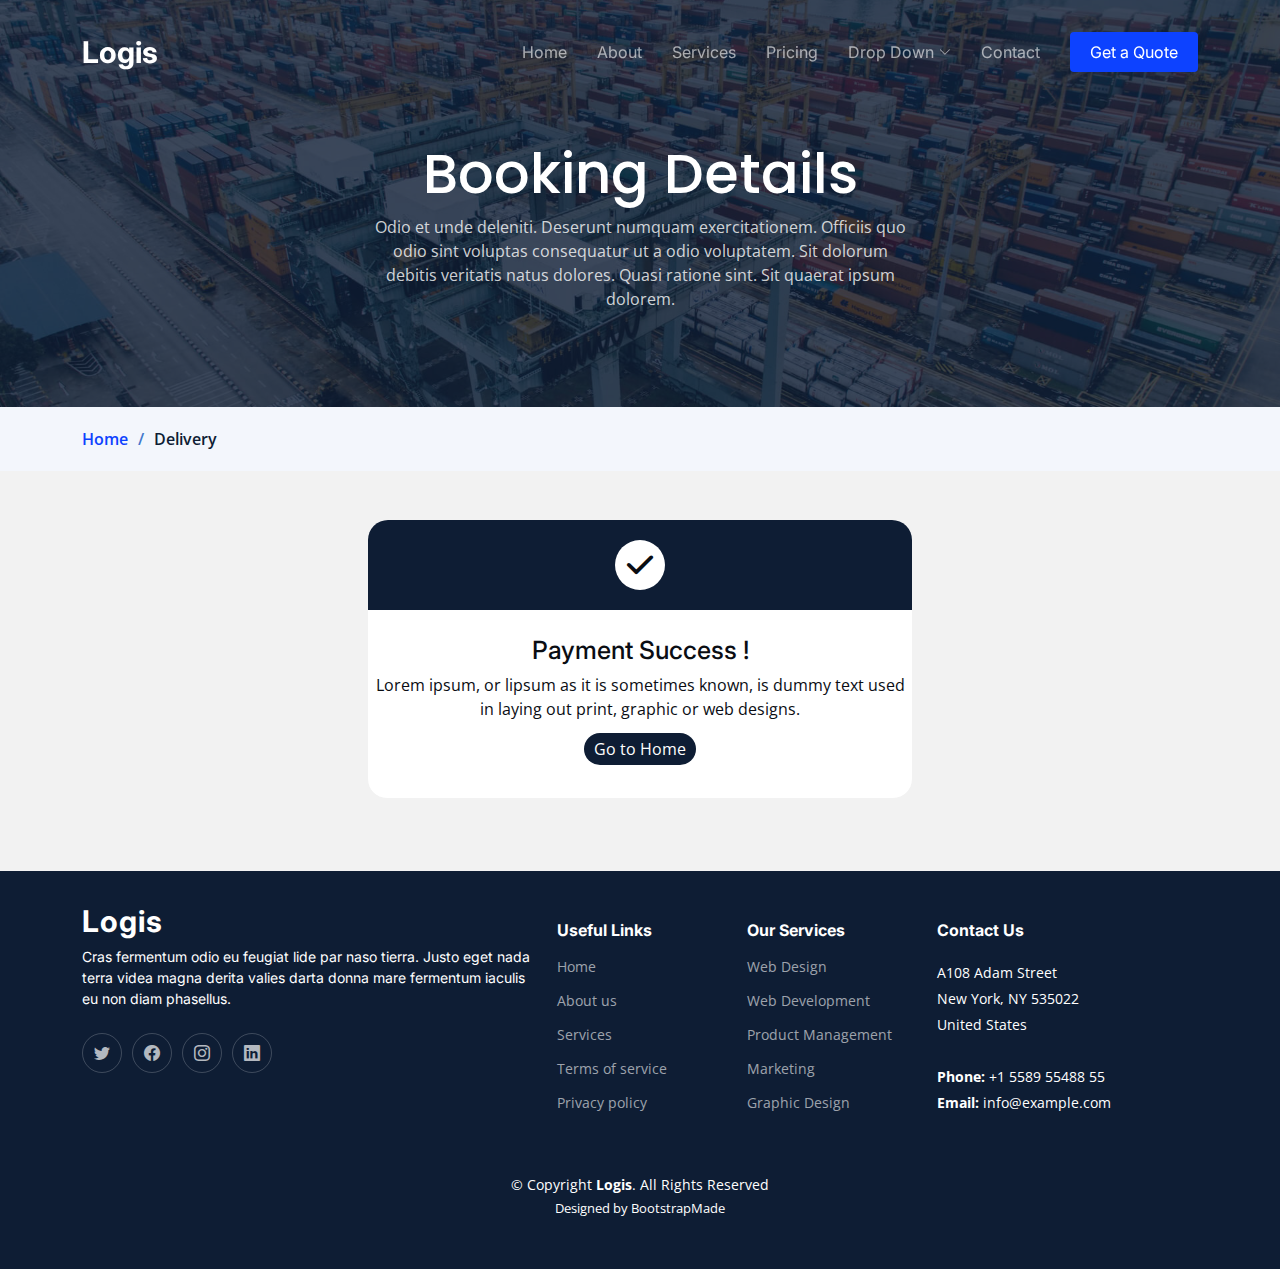
<file: sucess.html>
<!DOCTYPE html>
<html lang="en">

<head>
  <meta charset="utf-8">
  <meta content="width=device-width, initial-scale=1.0" name="viewport">

  <title>Logis Bootstrap Template - Contact</title>
  <meta content="" name="description">
  <meta content="" name="keywords">

  <!-- Favicons -->
  <link href="assets/img/favicon.png" rel="icon">
  <link href="assets/img/apple-touch-icon.png" rel="apple-touch-icon">

  <!-- Google Fonts -->
  <link rel="preconnect" href="https://fonts.googleapis.com">
  <link rel="preconnect" href="https://fonts.gstatic.com" crossorigin>
  <link href="https://fonts.googleapis.com/css2?family=Open+Sans:ital,wght@0,300;0,400;0,500;0,600;0,700;1,300;1,400;1,600;1,700&family=Poppins:ital,wght@0,300;0,400;0,500;0,600;0,700;1,300;1,400;1,500;1,600;1,700&family=Inter:ital,wght@0,300;0,400;0,500;0,600;0,700;1,300;1,400;1,500;1,600;1,700&display=swap" rel="stylesheet">

  <!-- Vendor CSS Files -->
  <link href="assets/vendor/bootstrap/css/bootstrap.min.css" rel="stylesheet">
  <link href="assets/vendor/bootstrap-icons/bootstrap-icons.css" rel="stylesheet">
  <link href="assets/vendor/fontawesome-free/css/all.min.css" rel="stylesheet">
  <link href="assets/vendor/glightbox/css/glightbox.min.css" rel="stylesheet">
  <link href="assets/vendor/swiper/swiper-bundle.min.css" rel="stylesheet">
  <link href="assets/vendor/aos/aos.css" rel="stylesheet">

  <!-- Template Main CSS File -->
  <link href="assets/css/main.css" rel="stylesheet">
  <link rel="stylesheet" href="assets/css/success.css">

  <!-- =======================================================
  * Template Name: Logis - v1.3.0
  * Template URL: https://bootstrapmade.com/logis-bootstrap-logistics-website-template/
  * Author: BootstrapMade.com
  * License: https://bootstrapmade.com/license/
  ======================================================== -->
</head>

<body>

  <!-- ======= Header ======= -->
  <header id="header" class="header d-flex align-items-center fixed-top">
    <div class="container-fluid container-xl d-flex align-items-center justify-content-between">

      <a href="index.html" class="logo d-flex align-items-center">
        <!-- Uncomment the line below if you also wish to use an image logo -->
        <!-- <img src="assets/img/logo.png" alt=""> -->
        <h1>Logis</h1>
      </a>

      <i class="mobile-nav-toggle mobile-nav-show bi bi-list"></i>
      <i class="mobile-nav-toggle mobile-nav-hide d-none bi bi-x"></i>
      <nav id="navbar" class="navbar">
        <ul>
          <li><a href="index.html">Home</a></li>
          <li><a href="about.html">About</a></li>
          <li><a href="services.html">Services</a></li>
          <li><a href="pricing.html">Pricing</a></li>
          <li class="dropdown"><a href="#"><span>Drop Down</span> <i class="bi bi-chevron-down dropdown-indicator"></i></a>
            <ul>
              <li><a href="#">Drop Down 1</a></li>
              <li class="dropdown"><a href="#"><span>Deep Drop Down</span> <i class="bi bi-chevron-down dropdown-indicator"></i></a>
                <ul>
                  <li><a href="#">Deep Drop Down 1</a></li>
                  <li><a href="#">Deep Drop Down 2</a></li>
                  <li><a href="#">Deep Drop Down 3</a></li>
                  <li><a href="#">Deep Drop Down 4</a></li>
                  <li><a href="#">Deep Drop Down 5</a></li>
                </ul>
              </li>
              <li><a href="#">Drop Down 2</a></li>
              <li><a href="#">Drop Down 3</a></li>
              <li><a href="#">Drop Down 4</a></li>
            </ul>
          </li>
          <li><a href="contact.html">Contact</a></li>
          <li><a class="get-a-quote" href="get-a-quote.html">Get a Quote</a></li>
        </ul>
      </nav><!-- .navbar -->

    </div>
  </header><!-- End Header -->
  <!-- End Header -->

  <main id="main">

    <!-- ======= Breadcrumbs ======= -->
    <div class="breadcrumbs">
      <div class="page-header d-flex align-items-center" style="background-image: url('assets/img/page-header.jpg');">
        <div class="container position-relative">
          <div class="row d-flex justify-content-center">
            <div class="col-lg-6 text-center">
              <h2>Booking Details</h2>
              <p>Odio et unde deleniti. Deserunt numquam exercitationem. Officiis quo odio sint voluptas consequatur ut a odio voluptatem. Sit dolorum debitis veritatis natus dolores. Quasi ratione sint. Sit quaerat ipsum dolorem.</p>
            </div>
          </div>
        </div>
      </div>
      <nav>
        <div class="container">
          <ol>
            <li><a href="index.html">Home</a></li>
            <li>Delivery</li>
          </ol>
        </div>
      </nav>
    </div><!-- End Breadcrumbs -->

    <!-- ======= Contact Section ======= -->
    <div class="container">
        <div class="row">
           <div class="col-md-6 mx-auto mt-5">
              <div class="payment">
                 <div class="payment_header">
                    <div class="check"><i class="fa fa-check" aria-hidden="true"></i></div>
                 </div>
                 <div class="content">
                    <h1>Payment Success !</h1>
                    <p>Lorem ipsum, or lipsum as it is sometimes known, is dummy text used in laying out print, graphic or web designs. </p>
                    <a href="index.html">Go to Home</a>
                 </div>
                 
              </div>
           </div>
        </div>
     </div>
     <br>
     <br>
     <br>
   
    <!-- End Contact Section -->

  </main><!-- End #main -->

  <!-- ======= Footer ======= -->
  <footer id="footer" class="footer">

    <div class="container">
      <div class="row gy-4">
        <div class="col-lg-5 col-md-12 footer-info">
          <a href="index.html" class="logo d-flex align-items-center">
            <span>Logis</span>
          </a>
          <p>Cras fermentum odio eu feugiat lide par naso tierra. Justo eget nada terra videa magna derita valies darta donna mare fermentum iaculis eu non diam phasellus.</p>
          <div class="social-links d-flex mt-4">
            <a href="#" class="twitter"><i class="bi bi-twitter"></i></a>
            <a href="#" class="facebook"><i class="bi bi-facebook"></i></a>
            <a href="#" class="instagram"><i class="bi bi-instagram"></i></a>
            <a href="#" class="linkedin"><i class="bi bi-linkedin"></i></a>
          </div>
        </div>

        <div class="col-lg-2 col-6 footer-links">
          <h4>Useful Links</h4>
          <ul>
            <li><a href="#">Home</a></li>
            <li><a href="#">About us</a></li>
            <li><a href="#">Services</a></li>
            <li><a href="#">Terms of service</a></li>
            <li><a href="#">Privacy policy</a></li>
          </ul>
        </div>

        <div class="col-lg-2 col-6 footer-links">
          <h4>Our Services</h4>
          <ul>
            <li><a href="#">Web Design</a></li>
            <li><a href="#">Web Development</a></li>
            <li><a href="#">Product Management</a></li>
            <li><a href="#">Marketing</a></li>
            <li><a href="#">Graphic Design</a></li>
          </ul>
        </div>

        <div class="col-lg-3 col-md-12 footer-contact text-center text-md-start">
          <h4>Contact Us</h4>
          <p>
            A108 Adam Street <br>
            New York, NY 535022<br>
            United States <br><br>
            <strong>Phone:</strong> +1 5589 55488 55<br>
            <strong>Email:</strong> info@example.com<br>
          </p>

        </div>

      </div>
    </div>

    <div class="container mt-4">
      <div class="copyright">
        &copy; Copyright <strong><span>Logis</span></strong>. All Rights Reserved
      </div>
      <div class="credits">
        <!-- All the links in the footer should remain intact. -->
        <!-- You can delete the links only if you purchased the pro version. -->
        <!-- Licensing information: https://bootstrapmade.com/license/ -->
        <!-- Purchase the pro version with working PHP/AJAX contact form: https://bootstrapmade.com/logis-bootstrap-logistics-website-template/ -->
        Designed by <a href="https://bootstrapmade.com/">BootstrapMade</a>
      </div>
    </div>

  </footer><!-- End Footer -->
  <!-- End Footer -->

  <a href="#" class="scroll-top d-flex align-items-center justify-content-center"><i class="bi bi-arrow-up-short"></i></a>

  <div id="preloader"></div>

  <!-- Vendor JS Files -->
  <script src="assets/vendor/bootstrap/js/bootstrap.bundle.min.js"></script>
  <script src="assets/vendor/purecounter/purecounter_vanilla.js"></script>
  <script src="assets/vendor/glightbox/js/glightbox.min.js"></script>
  <script src="assets/vendor/swiper/swiper-bundle.min.js"></script>
  <script src="assets/vendor/aos/aos.js"></script>
  <script src="assets/vendor/php-email-form/validate.js"></script>

  <!-- Template Main JS File -->
  <script src="assets/js/main.js"></script>

</body>

</html>
</file>
<file: assets/css/success.css>
body
    {
        background:#f2f2f2;
    }

    .payment
	{
		border:1px solid #f2f2f2;
		height:280px;
        border-radius:20px;
        background:#fff;
	}
   .payment_header
   {
	   background:#0e1d34;
	   padding:20px;
       border-radius:20px 20px 0px 0px;
	   
   }
   
   .check
   {
	   margin:0px auto;
	   width:50px;
	   height:50px;
	   border-radius:100%;
	   background:#fff;
	   text-align:center;
   }
   
   .check i
   {
	   vertical-align:middle;
	   line-height:50px;
	   font-size:30px;
   }

    .content 
    {
        text-align:center;
    }

    .content  h1
    {
        font-size:25px;
        padding-top:25px;
    }

    .content a
    {
        width:200px;
        height:35px;
        color:#fff;
        border-radius:30px;
        padding:5px 10px;
        background-color:#0e1d34;
        transition:all ease-in-out 0.3s;
    }

    .content a:hover
    {
        text-decoration:none;
        background:#000;
    }
</file>
<file: assets/css/main.css>
/**
* Template Name: Logis - v1.3.0
* Template URL: https://bootstrapmade.com/logis-bootstrap-logistics-website-template/
* Author: BootstrapMade.com
* License: https://bootstrapmade.com/license/
*/

/*--------------------------------------------------------------
# Set main reusable colors and fonts using CSS variables
# Learn more about CSS variables at https://developer.mozilla.org/en-US/docs/Web/CSS/Using_CSS_custom_properties
--------------------------------------------------------------*/
/* Fonts */
:root {
  --font-default: "Open Sans", system-ui, -apple-system, "Segoe UI", Roboto, "Helvetica Neue", Arial, "Noto Sans", "Liberation Sans", sans-serif, "Apple Color Emoji", "Segoe UI Emoji", "Segoe UI Symbol", "Noto Color Emoji";
  --font-primary: "Inter", sans-serif;
  --font-secondary: "Poppins", sans-serif;
}

/* Colors */
:root {
  --color-default: #0a0d13;
  --color-primary: #0d42ff;
  --color-secondary: #0e1d34;
}

/* Smooth scroll behavior */
:root {
  scroll-behavior: smooth;
}

/*--------------------------------------------------------------
# General
--------------------------------------------------------------*/
body {
  font-family: var(--font-default);
  color: var(--color-default);
}

a {
  color: var(--color-primary);
  text-decoration: none;
}

a:hover {
  color: #406aff;
  text-decoration: none;
}

h1,
h2,
h3,
h4,
h5,
h6 {
  font-family: var(--font-primary);
}

/*--------------------------------------------------------------
# Sections & Section Header
--------------------------------------------------------------*/
section {
  padding: 80px 0;
  overflow: hidden;
}

.section-header {
  text-align: center;
  padding: 30px 0;
  position: relative;
}

.section-header h2 {
  font-size: 32px;
  font-weight: 700;
  text-transform: uppercase;
  margin-bottom: 20px;
  padding-bottom: 0;
  color: #001973;
  position: relative;
  z-index: 2;
  margin-bottom: 20px;
  padding-bottom: 20px;
  position: relative;
}

.section-header h2:after {
  content: "";
  position: absolute;
  display: block;
  width: 50px;
  height: 3px;
  background: var(--color-primary);
  left: 0;
  right: 0;
  bottom: 0;
  margin: auto;
}

.section-header span {
  position: absolute;
  top: 46px;
  color: rgba(14, 29, 52, 0.06);
  left: 0;
  right: 0;
  z-index: 1;
  font-weight: 700;
  font-size: 56px;
  text-transform: uppercase;
  line-height: 0;
}

.section-header p {
  margin-bottom: 0;
  position: relative;
  z-index: 2;
}

@media (max-width: 640px) {
  .section-header h2 {
    font-size: 28px;
    margin-bottom: 15px;
  }

  .section-header span {
    font-size: 38px;
  }
}

/*--------------------------------------------------------------
# Breadcrumbs
--------------------------------------------------------------*/
.breadcrumbs .page-header {
  padding: 140px 0 80px 0;
  position: relative;
  background-size: cover;
  background-position: center;
  background-repeat: no-repeat;
}

.breadcrumbs .page-header:before {
  content: "";
  background-color: rgba(14, 29, 52, 0.8);
  position: absolute;
  inset: 0;
}

.breadcrumbs .page-header h2 {
  font-size: 56px;
  font-weight: 500;
  color: #fff;
  font-family: var(--font-secondary);
}

.breadcrumbs .page-header p {
  color: rgba(255, 255, 255, 0.8);
}

.breadcrumbs nav {
  background-color: #f3f6fc;
  padding: 20px 0;
}

.breadcrumbs nav ol {
  display: flex;
  flex-wrap: wrap;
  list-style: none;
  margin: 0;
  padding: 0;
  font-size: 16px;
  font-weight: 600;
  color: var(--color-secondary);
}

.breadcrumbs nav ol a {
  color: var(--color-primary);
  transition: 0.3s;
}

.breadcrumbs nav ol a:hover {
  text-decoration: underline;
}

.breadcrumbs nav ol li+li {
  padding-left: 10px;
}

.breadcrumbs nav ol li+li::before {
  display: inline-block;
  padding-right: 10px;
  color: #4278cc;
  content: "/";
}

/*--------------------------------------------------------------
# Scroll top button
--------------------------------------------------------------*/
.scroll-top {
  position: fixed;
  visibility: hidden;
  opacity: 0;
  right: 15px;
  bottom: 15px;
  z-index: 99999;
  background: var(--color-primary);
  width: 40px;
  height: 40px;
  border-radius: 4px;
  transition: all 0.4s;
}

.scroll-top i {
  font-size: 24px;
  color: #fff;
  line-height: 0;
}

.scroll-top:hover {
  background: rgba(13, 66, 255, 0.8);
  color: #fff;
}

.scroll-top.active {
  visibility: visible;
  opacity: 1;
}

/*--------------------------------------------------------------
# Preloader
--------------------------------------------------------------*/
#preloader {
  position: fixed;
  inset: 0;
  z-index: 9999;
  overflow: hidden;
  background: #fff;
  transition: all 0.6s ease-out;
  width: 100%;
  height: 100vh;
}

#preloader:before,
#preloader:after {
  content: "";
  position: absolute;
  border: 4px solid var(--color-primary);
  border-radius: 50%;
  -webkit-animation: animate-preloader 2s cubic-bezier(0, 0.2, 0.8, 1) infinite;
  animation: animate-preloader 2s cubic-bezier(0, 0.2, 0.8, 1) infinite;
}

#preloader:after {
  -webkit-animation-delay: -0.5s;
  animation-delay: -0.5s;
}

@-webkit-keyframes animate-preloader {
  0% {
    width: 10px;
    height: 10px;
    top: calc(50% - 5px);
    left: calc(50% - 5px);
    opacity: 1;
  }

  100% {
    width: 72px;
    height: 72px;
    top: calc(50% - 36px);
    left: calc(50% - 36px);
    opacity: 0;
  }
}

@keyframes animate-preloader {
  0% {
    width: 10px;
    height: 10px;
    top: calc(50% - 5px);
    left: calc(50% - 5px);
    opacity: 1;
  }

  100% {
    width: 72px;
    height: 72px;
    top: calc(50% - 36px);
    left: calc(50% - 36px);
    opacity: 0;
  }
}

/*--------------------------------------------------------------
# Disable aos animation delay on mobile devices
--------------------------------------------------------------*/
@media screen and (max-width: 768px) {
  [data-aos-delay] {
    transition-delay: 0 !important;
  }
}

/*--------------------------------------------------------------
# Header
--------------------------------------------------------------*/
.header {
  transition: all 0.5s;
  z-index: 997;
  padding: 30px 0;
}

.header.sticked {
  background: rgba(14, 29, 52, 0.9);
  padding: 15px 0;
  box-shadow: 0px 2px 20px rgba(14, 29, 52, 0.1);
}

.header .logo img {
  max-height: 40px;
  margin-right: 6px;
}

.header .logo h1 {
  font-size: 30px;
  margin: 0;
  font-weight: 700;
  color: #fff;
  font-family: var(--font-primary);
}

/*--------------------------------------------------------------
# Desktop Navigation
--------------------------------------------------------------*/
@media (min-width: 1280px) {
  .navbar {
    padding: 0;
  }

  .navbar ul {
    margin: 0;
    padding: 0;
    display: flex;
    list-style: none;
    align-items: center;
  }

  .navbar li {
    position: relative;
  }

  .navbar a,
  .navbar a:focus {
    display: flex;
    align-items: center;
    justify-content: space-between;
    padding: 10px 0 10px 30px;
    font-family: var(--font-primary);
    font-size: 16px;
    font-weight: 400;
    color: rgba(255, 255, 255, 0.6);
    white-space: nowrap;
    transition: 0.3s;
  }

  .navbar a i,
  .navbar a:focus i {
    font-size: 12px;
    line-height: 0;
    margin-left: 5px;
  }

  .navbar a:hover,
  .navbar .active,
  .navbar .active:focus,
  .navbar li:hover>a {
    color: #fff;
  }

  .navbar .get-a-quote,
  .navbar .get-a-quote:focus {
    background: var(--color-primary);
    padding: 8px 20px;
    margin-left: 30px;
    border-radius: 4px;
    color: #fff;
  }

  .navbar .get-a-quote:hover,
  .navbar .get-a-quote:focus:hover {
    color: #fff;
    background: #2756ff;
  }

  .navbar .dropdown ul {
    display: block;
    position: absolute;
    left: 14px;
    top: calc(100% + 30px);
    margin: 0;
    padding: 10px 0;
    z-index: 99;
    opacity: 0;
    visibility: hidden;
    background: #fff;
    box-shadow: 0px 0px 30px rgba(127, 137, 161, 0.25);
    transition: 0.3s;
    border-radius: 4px;
  }

  .navbar .dropdown ul li {
    min-width: 200px;
  }

  .navbar .dropdown ul a {
    padding: 10px 20px;
    font-size: 15px;
    text-transform: none;
    font-weight: 400;
    color: var(--color-secondary);
  }

  .navbar .dropdown ul a i {
    font-size: 12px;
  }

  .navbar .dropdown ul a:hover,
  .navbar .dropdown ul .active:hover,
  .navbar .dropdown ul li:hover>a {
    color: var(--color-primary);
  }

  .navbar .dropdown:hover>ul {
    opacity: 1;
    top: 100%;
    visibility: visible;
  }

  .navbar .dropdown .dropdown ul {
    top: 0;
    left: calc(100% - 30px);
    visibility: hidden;
  }

  .navbar .dropdown .dropdown:hover>ul {
    opacity: 1;
    top: 0;
    left: 100%;
    visibility: visible;
  }
}

@media (min-width: 1280px) and (max-width: 1366px) {
  .navbar .dropdown .dropdown ul {
    left: -90%;
  }

  .navbar .dropdown .dropdown:hover>ul {
    left: -100%;
  }
}

@media (min-width: 1280px) {

  .mobile-nav-show,
  .mobile-nav-hide {
    display: none;
  }
}

/*--------------------------------------------------------------
# Mobile Navigation
--------------------------------------------------------------*/
@media (max-width: 1279px) {
  .navbar {
    position: fixed;
    top: 0;
    right: -100%;
    width: 100%;
    max-width: 400px;
    bottom: 0;
    transition: 0.3s;
    z-index: 9997;
  }

  .navbar ul {
    position: absolute;
    inset: 0;
    padding: 50px 0 10px 0;
    margin: 0;
    background: rgba(14, 29, 52, 0.9);
    overflow-y: auto;
    transition: 0.3s;
    z-index: 9998;
  }

  .navbar a,
  .navbar a:focus {
    display: flex;
    align-items: center;
    justify-content: space-between;
    padding: 12px 20px;
    font-family: var(--font-primary);
    font-size: 16px;
    font-weight: 500;
    color: rgba(255, 255, 255, 0.7);
    white-space: nowrap;
    transition: 0.3s;
  }

  .navbar a i,
  .navbar a:focus i {
    font-size: 12px;
    line-height: 0;
    margin-left: 5px;
  }

  .navbar a:hover,
  .navbar .active,
  .navbar .active:focus,
  .navbar li:hover>a {
    color: #fff;
  }

  .navbar .get-a-quote,
  .navbar .get-a-quote:focus {
    background: var(--color-primary);
    padding: 8px 20px;
    border-radius: 4px;
    margin: 15px;
    color: #fff;
  }

  .navbar .get-a-quote:hover,
  .navbar .get-a-quote:focus:hover {
    color: #fff;
    background: rgba(13, 66, 255, 0.8);
  }

  .navbar .dropdown ul,
  .navbar .dropdown .dropdown ul {
    position: static;
    display: none;
    padding: 10px 0;
    margin: 10px 20px;
    transition: all 0.5s ease-in-out;
    border: 1px solid #19335c;
  }

  .navbar .dropdown>.dropdown-active,
  .navbar .dropdown .dropdown>.dropdown-active {
    display: block;
  }

  .mobile-nav-show {
    color: #fff;
    font-size: 28px;
    cursor: pointer;
    line-height: 0;
    transition: 0.5s;
    z-index: 9999;
    margin-right: 10px;
  }

  .mobile-nav-hide {
    color: #fff;
    font-size: 32px;
    cursor: pointer;
    line-height: 0;
    transition: 0.5s;
    position: fixed;
    right: 20px;
    top: 20px;
    z-index: 9999;
  }

  .mobile-nav-active {
    overflow: hidden;
  }

  .mobile-nav-active .navbar {
    right: 0;
  }

  .mobile-nav-active .navbar:before {
    content: "";
    position: fixed;
    inset: 0;
    background: rgba(14, 29, 52, 0.8);
    z-index: 9996;
  }
}

/*--------------------------------------------------------------
# Featured Services Section
--------------------------------------------------------------*/
.featured-services .service-item {
  position: relative;
  height: 100%;
  margin-bottom: 20px;
}

.featured-services .service-item .icon {
  margin-right: 20px;
}

.featured-services .service-item .icon i {
  color: #001f8d;
  font-size: 48px;
  transition: 0.3s;
}

.featured-services .service-item:hover .icon {
  background: #fff;
}

.featured-services .service-item:hover .icon i {
  color: var(--color-primary);
}

.featured-services .service-item .title {
  font-weight: 700;
  margin-bottom: 10px;
  font-size: 20px;
  color: var(--color-secondary);
  transition: 0.3s;
}

.featured-services .service-item .description {
  font-size: 15px;
  color: #132848;
  margin-bottom: 10px;
}

.featured-services .service-item .readmore {
  display: flex;
  align-items: center;
  color: var(--color-secondary);
  transition: 0.3s;
  font-weight: 700;
  font-size: 14px;
}

.featured-services .service-item .readmore i {
  margin-left: 8px;
}

.featured-services .service-item:hover .title,
.featured-services .service-item:hover .readmore,
.featured-services .service-item:hover .icon i {
  color: var(--color-primary);
}

/*--------------------------------------------------------------
# About Us Section
--------------------------------------------------------------*/
.about .content h3 {
  font-weight: 700;
  font-size: 32px;
  font-family: var(--font-secondary);
  color: #001f8d;
}

.about .content ul {
  list-style: none;
  padding: 0;
}

.about .content ul li {
  display: flex;
  align-items: flex-start;
  margin-top: 40px;
}

.about .content ul i {
  flex-shrink: 0;
  font-size: 48px;
  color: var(--color-primary);
  margin-right: 20px;
  line-height: 0;
}

.about .content ul h5 {
  font-size: 18px;
  font-weight: 700;
  color: #19335c;
}

.about .content ul p {
  font-size: 15px;
}

.about .content p:last-child {
  margin-bottom: 0;
}

.about .play-btn {
  width: 94px;
  height: 94px;
  background: radial-gradient(var(--color-primary) 50%, rgba(13, 66, 255, 0.4) 52%);
  border-radius: 50%;
  display: block;
  position: absolute;
  left: calc(50% - 47px);
  top: calc(50% - 47px);
  overflow: hidden;
}

.about .play-btn:before {
  content: "";
  position: absolute;
  width: 120px;
  height: 120px;
  -webkit-animation-delay: 0s;
  animation-delay: 0s;
  -webkit-animation: pulsate-btn 2s;
  animation: pulsate-btn 2s;
  -webkit-animation-direction: forwards;
  animation-direction: forwards;
  -webkit-animation-iteration-count: infinite;
  animation-iteration-count: infinite;
  -webkit-animation-timing-function: steps;
  animation-timing-function: steps;
  opacity: 1;
  border-radius: 50%;
  border: 5px solid rgba(13, 66, 255, 0.7);
  top: -15%;
  left: -15%;
  background: rgba(198, 16, 0, 0);
}

.about .play-btn:after {
  content: "";
  position: absolute;
  left: 50%;
  top: 50%;
  transform: translateX(-40%) translateY(-50%);
  width: 0;
  height: 0;
  border-top: 10px solid transparent;
  border-bottom: 10px solid transparent;
  border-left: 15px solid #fff;
  z-index: 100;
  transition: all 400ms cubic-bezier(0.55, 0.055, 0.675, 0.19);
}

.about .play-btn:hover:before {
  content: "";
  position: absolute;
  left: 50%;
  top: 50%;
  transform: translateX(-40%) translateY(-50%);
  width: 0;
  height: 0;
  border: none;
  border-top: 10px solid transparent;
  border-bottom: 10px solid transparent;
  border-left: 15px solid #fff;
  z-index: 200;
  -webkit-animation: none;
  animation: none;
  border-radius: 0;
}

.about .play-btn:hover:after {
  border-left: 15px solid var(--color-primary);
  transform: scale(20);
}

@-webkit-keyframes pulsate-btn {
  0% {
    transform: scale(0.6, 0.6);
    opacity: 1;
  }

  100% {
    transform: scale(1, 1);
    opacity: 0;
  }
}

@keyframes pulsate-btn {
  0% {
    transform: scale(0.6, 0.6);
    opacity: 1;
  }

  100% {
    transform: scale(1, 1);
    opacity: 0;
  }
}

/*--------------------------------------------------------------
# Services Section
--------------------------------------------------------------*/
.services .card {
  border: 1px solid rgba(14, 29, 52, 0.15);
  background: #fff;
  position: relative;
  border-radius: 0;
  height: 100%;
}

.services .card .card-img {
  overflow: hidden;
  margin-bottom: 15px;
  border-radius: 0;
}

.services .card .card-img img {
  transition: 0.3s ease-in-out;
}

.services .card h3 {
  font-weight: 700;
  font-size: 18px;
  margin-bottom: 5px;
  padding: 10px 30px;
  text-transform: uppercase;
}

.services .card a {
  color: #001973;
  transition: 0.3;
}

.services .card a:hover {
  color: var(--color-primary);
}

.services .card p {
  padding: 0 30px;
  margin-bottom: 30px;
  color: var(--color-secondary);
  font-size: 15px;
}

.services .card:hover .card-img img {
  transform: scale(1.1);
}

/*--------------------------------------------------------------
# Call To Action Section
--------------------------------------------------------------*/
.call-to-action {
  background: linear-gradient(rgba(14, 29, 52, 0.6), rgba(14, 29, 52, 0.8)), url("../img/cta-bg.jpg") center center;
  background-size: cover;
  padding: 100px 0;
}

@media (min-width: 1365px) {
  .call-to-action {
    background-attachment: fixed;
  }
}

.call-to-action h3 {
  color: #fff;
  font-size: 28px;
  font-weight: 700;
}

.call-to-action p {
  color: #fff;
}

.call-to-action .cta-btn {
  font-family: var(--font-primary);
  font-weight: 500;
  font-size: 16px;
  letter-spacing: 1px;
  display: inline-block;
  padding: 12px 40px;
  border-radius: 5px;
  transition: 0.5s;
  margin: 10px;
  border: 2px solid #fff;
  color: #fff;
}

.call-to-action .cta-btn:hover {
  background: var(--color-primary);
  border: 2px solid var(--color-primary);
}

/*--------------------------------------------------------------
# Features Section
--------------------------------------------------------------*/
.features {
  padding-top: 80px;
}

.features .features-item+.features-item {
  margin-top: 100px;
}

@media (max-width: 640px) {
  .features .features-item+.features-item {
    margin-top: 40px;
  }
}

.features .features-item h3 {
  font-weight: 600;
  font-size: 26px;
  color: #001973;
}

.features .features-item ul {
  list-style: none;
  padding: 0;
}

.features .features-item ul li {
  padding-bottom: 10px;
}

.features .features-item ul li:last-child {
  padding-bottom: 0;
}

.features .features-item ul i {
  font-size: 20px;
  padding-right: 4px;
  color: var(--color-primary);
}

.features .features-item p:last-child {
  margin-bottom: 0;
}

/*--------------------------------------------------------------
# Pricing Section
--------------------------------------------------------------*/
.pricing .pricing-item {
  padding: 60px 40px;
  box-shadow: 0 3px 20px -2px rgba(108, 117, 125, 0.15);
  background: #fff;
  height: 100%;
  border-top: 4px solid #fff;
  border-radius: 5px;
}

.pricing h3 {
  font-weight: 600;
  margin-bottom: 15px;
  font-size: 20px;
  color: var(--color-secondary);
}

.pricing h4 {
  font-size: 48px;
  color: var(--color-primary);
  font-weight: 400;
  font-family: var(--font-primary);
  margin-bottom: 25px;
}

.pricing h4 sup {
  font-size: 28px;
}

.pricing h4 span {
  color: rgba(108, 117, 125, 0.8);
  font-size: 18px;
}

.pricing ul {
  padding: 20px 0;
  list-style: none;
  color: #6c757d;
  text-align: left;
  line-height: 20px;
}

.pricing ul li {
  padding: 10px 0;
  display: flex;
  align-items: center;
}

.pricing ul i {
  color: #059652;
  font-size: 24px;
  padding-right: 3px;
}

.pricing ul .na {
  color: rgba(108, 117, 125, 0.5);
}

.pricing ul .na i {
  color: rgba(108, 117, 125, 0.5);
}

.pricing ul .na span {
  text-decoration: line-through;
}

.pricing .buy-btn {
  display: inline-block;
  padding: 12px 35px;
  border-radius: 4px;
  color: var(--color-primary);
  transition: none;
  font-size: 16px;
  font-weight: 500;
  font-family: var(--font-primary);
  transition: 0.3s;
  border: 1px solid var(--color-primary);
}

.pricing .buy-btn:hover {
  background: var(--color-primary);
  color: #fff;
}

.pricing .featured {
  border-top-color: var(--color-primary);
}

.pricing .featured .buy-btn {
  background: var(--color-primary);
  color: #fff;
}

@media (max-width: 992px) {
  .pricing .box {
    max-width: 60%;
    margin: 0 auto 30px auto;
  }
}

@media (max-width: 767px) {
  .pricing .box {
    max-width: 80%;
    margin: 0 auto 30px auto;
  }
}

@media (max-width: 420px) {
  .pricing .box {
    max-width: 100%;
    margin: 0 auto 30px auto;
  }
}

/*--------------------------------------------------------------
# Frequently Asked Questions Section
--------------------------------------------------------------*/
.faq {
  padding-top: 80px;
}

.faq .accordion-item {
  border: 0;
  margin-bottom: 10px;
}

.faq .accordion-collapse {
  border: 0;
}

.faq .accordion-button {
  padding: 15px 30px 20px 60px;
  font-weight: 600;
  border: 0;
  font-size: 18px;
  color: var(--color-default);
  text-align: left;
  background: rgba(14, 29, 52, 0.03);
  border-radius: 5px;
}

.faq .accordion-button:focus {
  box-shadow: none;
}

.faq .accordion-button:not(.collapsed) {
  color: var(--color-primary);
  border-bottom: 0;
  box-shadow: none;
}

.faq .question-icon {
  position: absolute;
  top: 14px;
  left: 25px;
  font-size: 20px;
  color: var(--color-primary);
}

.faq .accordion-button:after {
  position: absolute;
  right: 15px;
  top: 15px;
}

.faq .accordion-body {
  padding: 0 30px 25px 60px;
  border: 0;
  background: rgba(14, 29, 52, 0.03);
  border-radius: 5px;
}

/*--------------------------------------------------------------
# Testimonials Section
--------------------------------------------------------------*/
.testimonials {
  padding: 80px 0;
  background: url("../img/testimonials-bg.jpg") no-repeat;
  background-position: center center;
  background-size: cover;
  position: relative;
}

.testimonials::before {
  content: "";
  position: absolute;
  inset: 0;
  background: rgba(14, 29, 52, 0.7);
}

.testimonials .section-header {
  margin-bottom: 40px;
}

.testimonials .testimonials-carousel,
.testimonials .testimonials-slider {
  overflow: hidden;
}

.testimonials .testimonial-item {
  text-align: center;
  color: #fff;
}

.testimonials .testimonial-item .testimonial-img {
  width: 100px;
  border-radius: 50%;
  border: 6px solid rgba(255, 255, 255, 0.15);
  margin: 0 auto;
}

.testimonials .testimonial-item h3 {
  font-size: 20px;
  font-weight: bold;
  margin: 10px 0 5px 0;
  color: #fff;
}

.testimonials .testimonial-item h4 {
  font-size: 14px;
  color: rgba(255, 255, 255, 0.6);
  margin: 0 0 15px 0;
}

.testimonials .testimonial-item .stars {
  margin-bottom: 15px;
}

.testimonials .testimonial-item .stars i {
  color: #ffc107;
  margin: 0 1px;
}

.testimonials .testimonial-item .quote-icon-left,
.testimonials .testimonial-item .quote-icon-right {
  color: rgba(255, 255, 255, 0.6);
  font-size: 26px;
  line-height: 0;
}

.testimonials .testimonial-item .quote-icon-left {
  display: inline-block;
  left: -5px;
  position: relative;
}

.testimonials .testimonial-item .quote-icon-right {
  display: inline-block;
  right: -5px;
  position: relative;
  top: 10px;
  transform: scale(-1, -1);
}

.testimonials .testimonial-item p {
  font-style: italic;
  margin: 0 auto 15px auto;
}

.testimonials .swiper-pagination {
  margin-top: 20px;
  position: relative;
}

.testimonials .swiper-pagination .swiper-pagination-bullet {
  width: 12px;
  height: 12px;
  background-color: rgba(255, 255, 255, 0.4);
  opacity: 0.5;
}

.testimonials .swiper-pagination .swiper-pagination-bullet-active {
  background-color: #fff;
  opacity: 1;
}

@media (min-width: 992px) {
  .testimonials .testimonial-item p {
    width: 80%;
  }
}

/*--------------------------------------------------------------
# Stats Counter Section
--------------------------------------------------------------*/
.stats-counter .stats-item {
  padding: 30px;
  width: 100%;
}

.stats-counter .stats-item span {
  font-size: 48px;
  display: block;
  color: var(--color-secondary);
  font-weight: 700;
  margin-bottom: 20px;
  padding-bottom: 20px;
  position: relative;
}

.stats-counter .stats-item span:after {
  content: "";
  position: absolute;
  display: block;
  width: 25px;
  height: 3px;
  background: var(--color-primary);
  left: 0;
  right: 0;
  bottom: 0;
  margin: auto;
}

.stats-counter .stats-item p {
  padding: 0;
  margin: 0;
  font-family: var(--font-primary);
  font-size: 15px;
  font-weight: 500;
  color: var(--color-secondary);
}

/*--------------------------------------------------------------
# Our Team Section
--------------------------------------------------------------*/
.team .member {
  text-align: center;
  margin-bottom: 20px;
  background: #fff;
  border: 1px solid rgba(14, 29, 52, 0.15);
}

.team .member img {
  margin: -1px -1px 30px -1px;
}

.team .member .member-content {
  padding: 0 20px 30px 20px;
}

.team .member h4 {
  font-weight: 700;
  margin-bottom: 2px;
  font-size: 18px;
}

.team .member span {
  font-style: italic;
  display: block;
  font-size: 13px;
  color: #6c757d;
}

.team .member p {
  padding-top: 10px;
  font-size: 14px;
  font-style: italic;
  color: #6c757d;
}

.team .member .social {
  margin-top: 15px;
}

.team .member .social a {
  color: rgba(14, 29, 52, 0.5);
  transition: 0.3s;
}

.team .member .social a:hover {
  color: var(--color-primary);
}

.team .member .social i {
  font-size: 18px;
  margin: 0 2px;
}

/*--------------------------------------------------------------
# Horizontal Pricing Section
--------------------------------------------------------------*/
.horizontal-pricing .pricing-item {
  box-shadow: 0 3px 20px -2px rgba(108, 117, 125, 0.15);
  padding-bottom: 30px;
  background: #fff;
  height: 100%;
  position: relative;
}

.horizontal-pricing h3 {
  font-weight: 700;
  margin-bottom: 0;
  font-size: 24px;
  color: var(--color-secondary);
}

.horizontal-pricing h4 {
  font-size: 48px;
  color: var(--color-primary);
  font-weight: 400;
  font-family: var(--font-primary);
  margin-bottom: 25px;
  text-align: center;
}

.horizontal-pricing h4 sup {
  font-size: 28px;
}

.horizontal-pricing h4 span {
  color: rgba(108, 117, 125, 0.8);
  font-size: 18px;
}

.horizontal-pricing ul {
  padding: 20px 0;
  list-style: none;
  color: #6c757d;
  text-align: left;
  line-height: 20px;
}

.horizontal-pricing ul li {
  padding-top: 15px;
  display: flex;
  align-items: center;
}

.horizontal-pricing ul i {
  color: #059652;
  font-size: 24px;
  padding-right: 3px;
}

.horizontal-pricing ul .na {
  color: rgba(108, 117, 125, 0.5);
}

.horizontal-pricing ul .na i {
  color: rgba(108, 117, 125, 0.5);
}

.horizontal-pricing ul .na span {
  text-decoration: line-through;
}

.horizontal-pricing .buy-btn {
  display: inline-block;
  padding: 12px 40px;
  border-radius: 4px;
  color: #fff;
  background-color: var(--color-primary);
  border: 2px solid var(--color-primary);
  transition: none;
  font-size: 16px;
  font-weight: 500;
  transition: 0.3s;
  font-family: var(--font-primary);
}

.horizontal-pricing .buy-btn:hover {
  background: #406aff;
  border-color: #406aff;
}

.horizontal-pricing .featured {
  background: var(--color-primary);
}

.horizontal-pricing .featured h3,
.horizontal-pricing .featured h4,
.horizontal-pricing .featured h4 span,
.horizontal-pricing .featured ul,
.horizontal-pricing .featured ul .na,
.horizontal-pricing .featured ul i,
.horizontal-pricing .featured ul .na i {
  color: #fff;
}

.horizontal-pricing .featured .buy-btn {
  background: var(--color-primary);
  color: #fff;
  border-color: #fff;
}

.horizontal-pricing .featured .buy-btn:hover {
  background: #fff;
  color: var(--color-primary);
}

/*--------------------------------------------------------------
# Get a Quote Section
--------------------------------------------------------------*/
.get-a-quote .quote-bg {
  min-height: 500px;
  background-size: cover;
  background-position: center;
}

.get-a-quote .php-email-form {
  background: #f3f6fc;
  padding: 40px;
  height: 100%;
}

@media (max-width: 575px) {
  .get-a-quote .php-email-form {
    padding: 20px;
  }
}

.get-a-quote .php-email-form h3 {
  font-size: 14px;
  font-weight: 700;
  text-transform: uppercase;
  letter-spacing: 1px;
}

.get-a-quote .php-email-form h4 {
  font-size: 14px;
  font-weight: 700;
  text-transform: uppercase;
  letter-spacing: 1px;
  margin: 20px 0 0 0;
}

.get-a-quote .php-email-form p {
  font-size: 14px;
  margin-bottom: 20px;
}

.get-a-quote .php-email-form .error-message {
  display: none;
  color: #fff;
  background: #df1529;
  text-align: left;
  padding: 15px;
  margin-bottom: 24px;
  font-weight: 600;
}

.get-a-quote .php-email-form .sent-message {
  display: none;
  color: #fff;
  background: #059652;
  text-align: center;
  padding: 15px;
  margin-bottom: 24px;
  font-weight: 600;
}

.get-a-quote .php-email-form .loading {
  display: none;
  background: #fff;
  text-align: center;
  padding: 15px;
  margin-bottom: 24px;
}

.get-a-quote .php-email-form .loading:before {
  content: "";
  display: inline-block;
  border-radius: 50%;
  width: 24px;
  height: 24px;
  margin: 0 10px -6px 0;
  border: 3px solid #059652;
  border-top-color: #fff;
  -webkit-animation: animate-loading 1s linear infinite;
  animation: animate-loading 1s linear infinite;
}

.get-a-quote .php-email-form input,
.get-a-quote .php-email-form textarea {
  border-radius: 0;
  box-shadow: none;
  font-size: 14px;
  border-radius: 0;
}

.get-a-quote .php-email-form input:focus,
.get-a-quote .php-email-form textarea:focus {
  border-color: var(--color-primary);
}

.get-a-quote .php-email-form input {
  padding: 12px 15px;
}

.get-a-quote .php-email-form textarea {
  padding: 12px 15px;
}

.get-a-quote .php-email-form button[type=submit] {
  background: var(--color-primary);
  border: 0;
  padding: 10px 30px;
  color: #fff;
  transition: 0.4s;
  border-radius: 4px;
}

.get-a-quote .php-email-form button[type=submit]:hover {
  background: rgba(13, 66, 255, 0.8);
}

@-webkit-keyframes animate-loading {
  0% {
    transform: rotate(0deg);
  }

  100% {
    transform: rotate(360deg);
  }
}

@keyframes animate-loading {
  0% {
    transform: rotate(0deg);
  }

  100% {
    transform: rotate(360deg);
  }
}

/*--------------------------------------------------------------
# Contact Section
--------------------------------------------------------------*/
.contact .info-item+.info-item {
  margin-top: 40px;
}

.contact .info-item i {
  font-size: 20px;
  background: var(--color-primary);
  color: #fff;
  width: 44px;
  height: 44px;
  display: flex;
  justify-content: center;
  align-items: center;
  border-radius: 4px;
  transition: all 0.3s ease-in-out;
  margin-right: 15px;
}

.contact .info-item h4 {
  padding: 0;
  font-size: 20px;
  font-weight: 600;
  margin-bottom: 5px;
  color: var(--color-secondary);
}

.contact .info-item p {
  padding: 0;
  margin-bottom: 0;
  font-size: 14px;
  color: rgba(14, 29, 52, 0.8);
}

.contact .php-email-form {
  width: 100%;
  background: #fff;
}

.contact .php-email-form .form-group {
  padding-bottom: 8px;
}

.contact .php-email-form .error-message {
  display: none;
  color: #fff;
  background: #df1529;
  text-align: left;
  padding: 15px;
  font-weight: 600;
}

.contact .php-email-form .error-message br+br {
  margin-top: 25px;
}

.contact .php-email-form .sent-message {
  display: none;
  color: #fff;
  background: #059652;
  text-align: center;
  padding: 15px;
  font-weight: 600;
}

.contact .php-email-form .loading {
  display: none;
  background: #fff;
  text-align: center;
  padding: 15px;
}

.contact .php-email-form .loading:before {
  content: "";
  display: inline-block;
  border-radius: 50%;
  width: 24px;
  height: 24px;
  margin: 0 10px -6px 0;
  border: 3px solid #059652;
  border-top-color: #fff;
  -webkit-animation: animate-loading 1s linear infinite;
  animation: animate-loading 1s linear infinite;
}

.contact .php-email-form input,
.contact .php-email-form textarea {
  border-radius: 4px;
  box-shadow: none;
  font-size: 14px;
}

.contact .php-email-form input {
  height: 44px;
}

.contact .php-email-form textarea {
  padding: 10px 12px;
}

.contact .php-email-form button[type=submit] {
  background: var(--color-primary);
  border: 0;
  padding: 10px 35px;
  color: #fff;
  transition: 0.4s;
  border-radius: 5px;
}

.contact .php-email-form button[type=submit]:hover {
  background: rgba(13, 66, 255, 0.8);
}

@keyframes animate-loading {
  0% {
    transform: rotate(0deg);
  }

  100% {
    transform: rotate(360deg);
  }
}

/*--------------------------------------------------------------
# Service Details Section
--------------------------------------------------------------*/
.service-details .services-list {
  padding: 10px 30px;
  border: 1px solid #d3dff3;
  margin-bottom: 20px;
}

.service-details .services-list a {
  display: block;
  line-height: 1;
  padding: 8px 0 8px 15px;
  border-left: 3px solid #c2cbdf;
  margin: 20px 0;
  color: var(--color-secondary);
  transition: 0.3s;
}

.service-details .services-list a.active {
  font-weight: 700;
  border-color: var(--color-primary);
}

.service-details .services-list a:hover {
  border-color: var(--color-primary);
}

.service-details .services-img {
  margin-bottom: 20px;
}

.service-details h3 {
  font-size: 28px;
  font-weight: 700;
  color: var(--color-secondary);
}

.service-details h4 {
  font-size: 20px;
  font-weight: 700;
  color: var(--color-secondary);
}

.service-details p {
  font-size: 15px;
}

.service-details ul {
  list-style: none;
  padding: 0;
  font-size: 15px;
}

.service-details ul li {
  padding: 5px 0;
  display: flex;
  align-items: center;
}

.service-details ul i {
  font-size: 20px;
  margin-right: 8px;
  color: var(--color-primary);
}

/*--------------------------------------------------------------
# Hero Section
--------------------------------------------------------------*/
.hero {
  width: 100%;
  min-height: 50vh;
  background-color: var(--color-secondary);
  background-image: url("../img/hero-bg.png");
  background-size: cover;
  background-position: center;
  position: relative;
  padding: 120px 0 60px 0;
  color: rgba(255, 255, 255, 0.8);
}

.hero h2 {
  margin-bottom: 20px;
  padding: 0;
  font-size: 48px;
  font-weight: 700;
  color: #fff;
}

@media (max-width: 575px) {
  .hero h2 {
    font-size: 30px;
  }
}

.hero p {
  font-size: 15px;
  font-weight: 400;
  margin-bottom: 40px;
}

.hero form {
  background: #fff;
  padding: 10px;
  border-radius: 10px;
}

.hero form .form-control {
  padding-top: 18px;
  padding-bottom: 18px;
  padding-left: 20px;
  padding-right: 20px;
  border: none;
  margin-right: 10px;
  border: none !important;
  background: none !important;
}

.hero form .form-control:hover,
.hero form .form-control:focus {
  outline: none;
  box-shadow: none;
}

.hero form .btn-primary {
  background-color: var(--color-primary);
  padding: 15px 30px;
}

.hero form .btn-primary:hover {
  background-color: #2756ff;
}

.hero .stats-item {
  padding: 30px;
  width: 100%;
}

.hero .stats-item span {
  font-size: 32px;
  display: block;
  font-weight: 700;
  margin-bottom: 15px;
  padding-bottom: 15px;
  position: relative;
}

.hero .stats-item span:after {
  content: "";
  position: absolute;
  display: block;
  width: 20px;
  height: 3px;
  background: var(--color-primary);
  left: 0;
  right: 0;
  bottom: 0;
  margin: auto;
}

.hero .stats-item p {
  padding: 0;
  margin: 0;
  font-family: var(--font-primary);
  font-size: 15px;
  font-weight: 600;
}

/*--------------------------------------------------------------
# Footer
--------------------------------------------------------------*/
.footer {
  font-size: 14px;
  background-color: var(--color-secondary);
  padding: 50px 0;
  color: white;
}

.footer .footer-info .logo {
  line-height: 0;
  margin-bottom: 25px;
}

.footer .footer-info .logo img {
  max-height: 40px;
  margin-right: 6px;
}

.footer .footer-info .logo span {
  font-size: 30px;
  font-weight: 700;
  letter-spacing: 1px;
  color: #fff;
  font-family: var(--font-primary);
}

.footer .footer-info p {
  font-size: 14px;
  font-family: var(--font-primary);
}

.footer .social-links a {
  display: flex;
  align-items: center;
  justify-content: center;
  width: 40px;
  height: 40px;
  border-radius: 50%;
  border: 1px solid rgba(255, 255, 255, 0.2);
  font-size: 16px;
  color: rgba(255, 255, 255, 0.7);
  margin-right: 10px;
  transition: 0.3s;
}

.footer .social-links a:hover {
  color: #fff;
  border-color: #fff;
}

.footer h4 {
  font-size: 16px;
  font-weight: bold;
  position: relative;
  padding-bottom: 12px;
}

.footer .footer-links {
  margin-bottom: 30px;
}

.footer .footer-links ul {
  list-style: none;
  padding: 0;
  margin: 0;
}

.footer .footer-links ul i {
  padding-right: 2px;
  color: rgba(13, 66, 255, 0.8);
  font-size: 12px;
  line-height: 0;
}

.footer .footer-links ul li {
  padding: 10px 0;
  display: flex;
  align-items: center;
}

.footer .footer-links ul li:first-child {
  padding-top: 0;
}

.footer .footer-links ul a {
  color: rgba(255, 255, 255, 0.6);
  transition: 0.3s;
  display: inline-block;
  line-height: 1;
}

.footer .footer-links ul a:hover {
  color: #fff;
}

.footer .footer-contact p {
  line-height: 26px;
}

.footer .copyright {
  text-align: center;
}

.footer .credits {
  padding-top: 4px;
  text-align: center;
  font-size: 13px;
}

.footer .credits a {
  color: #fff;
}
</file>
